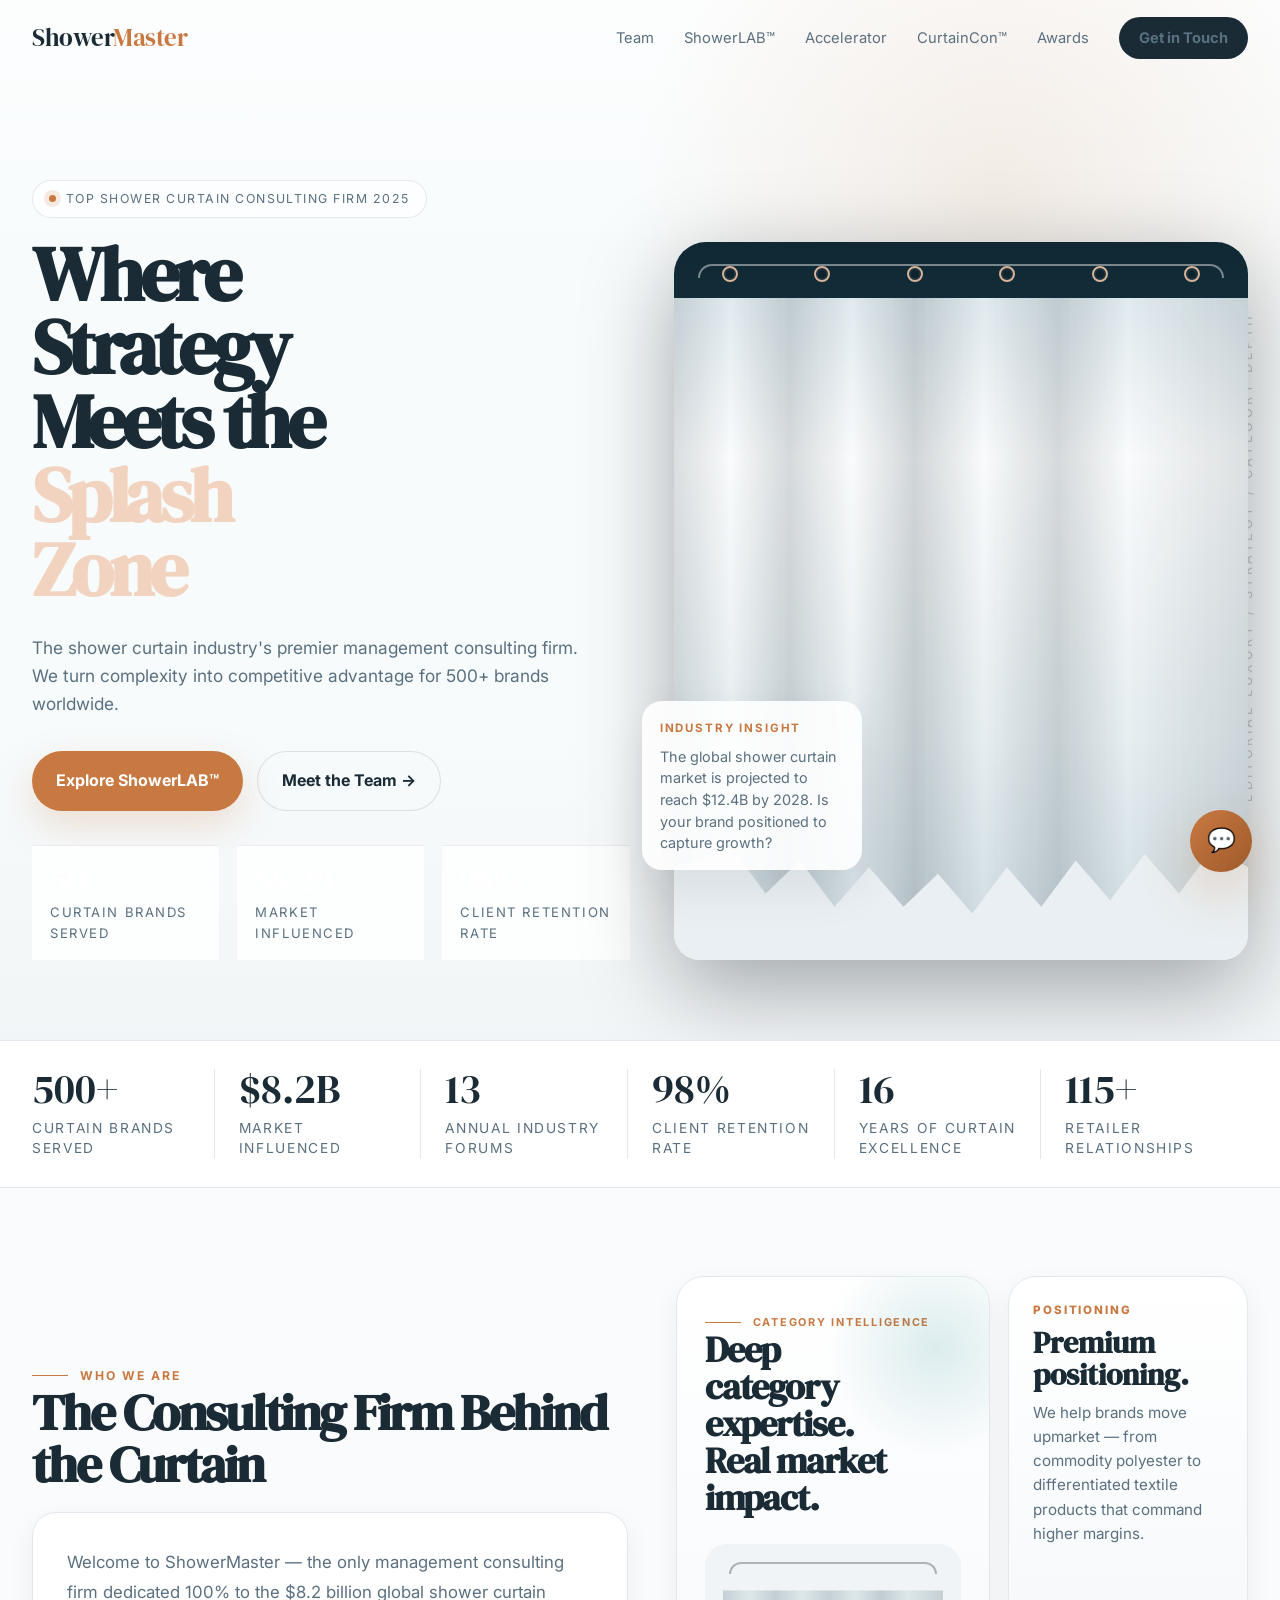
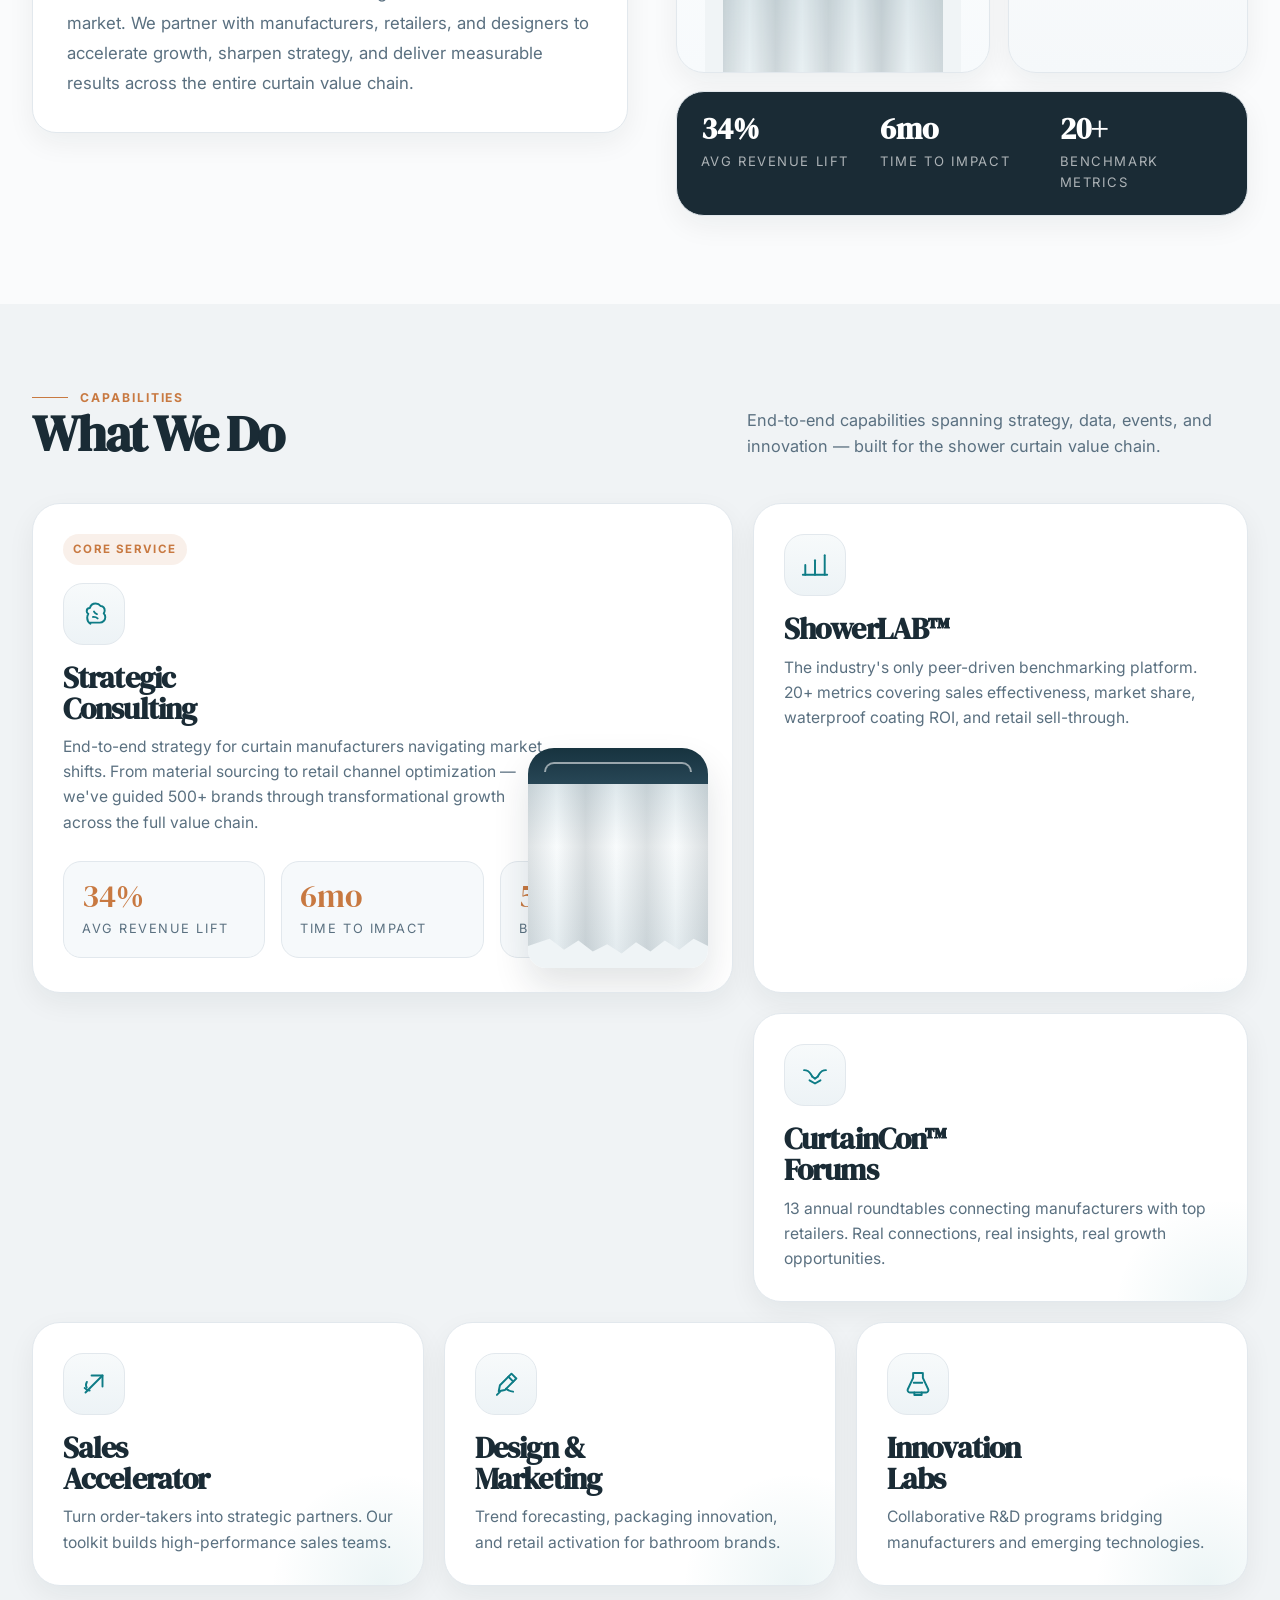
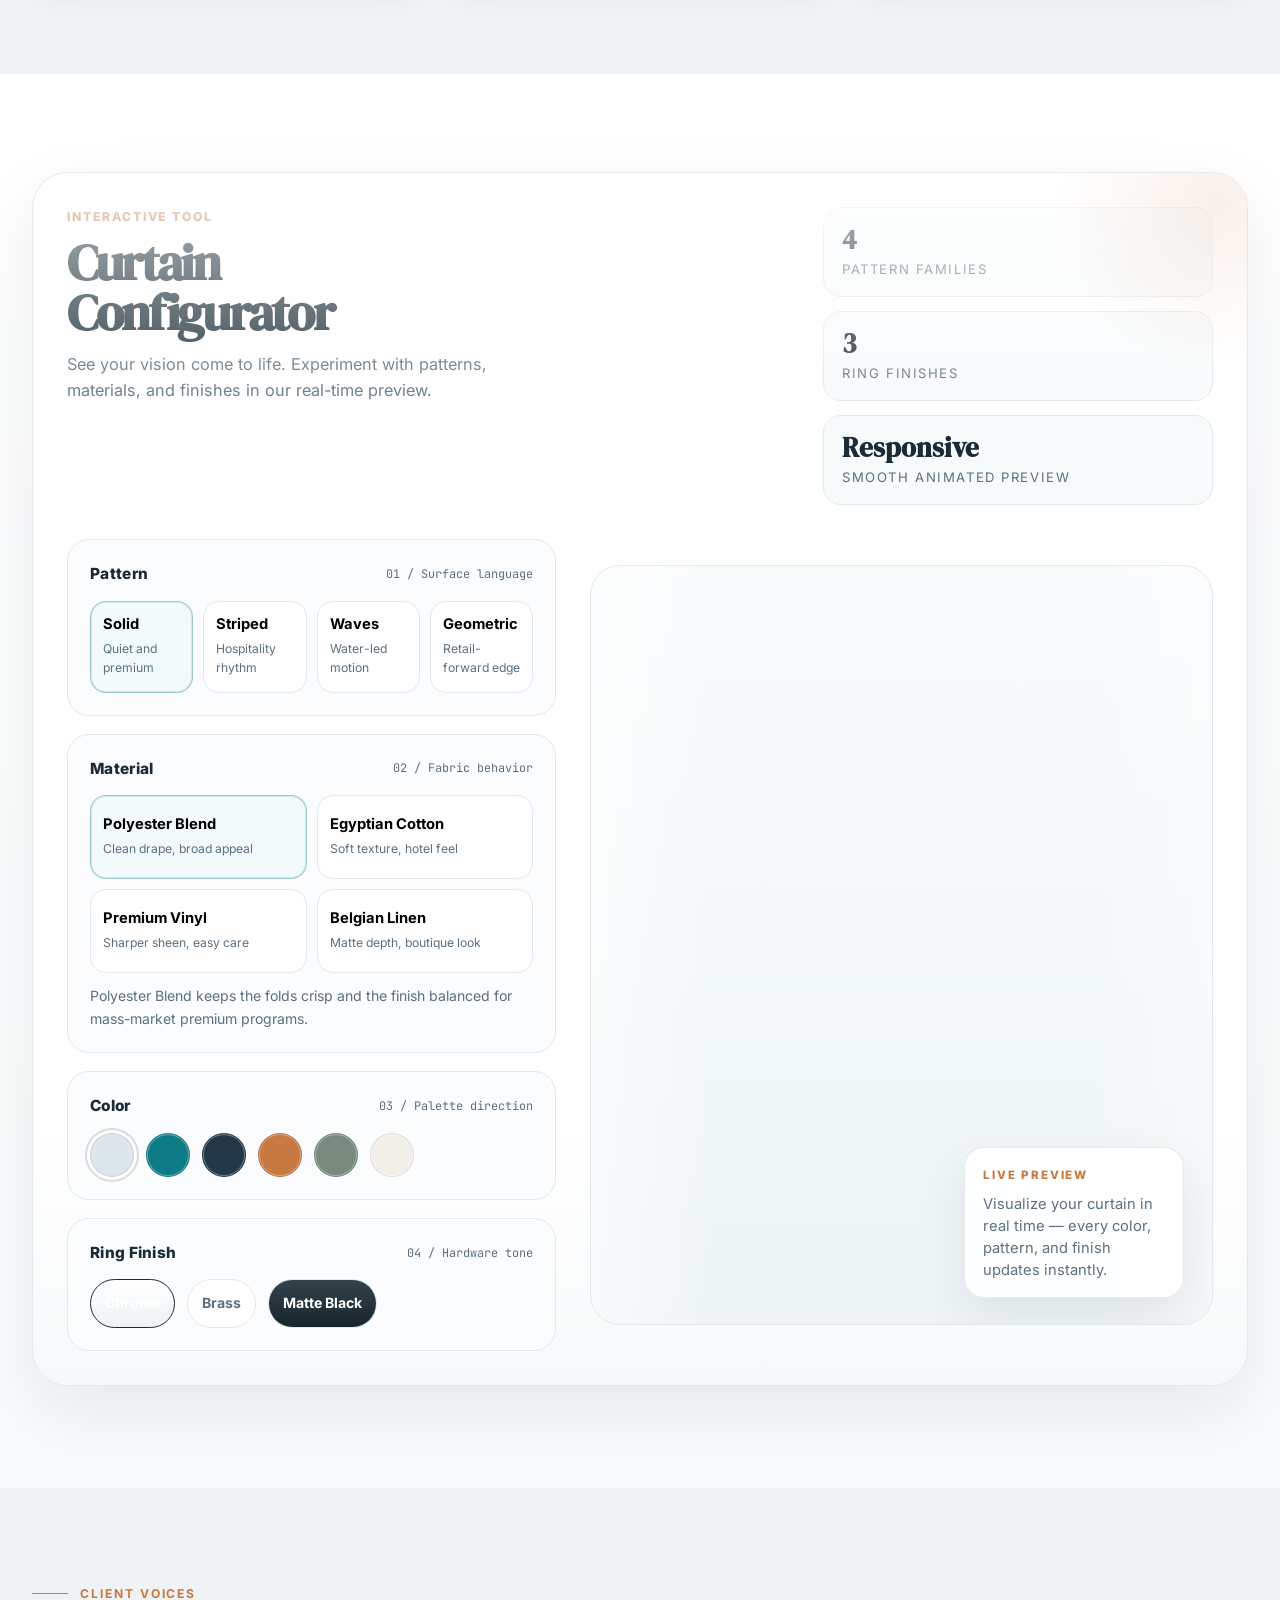
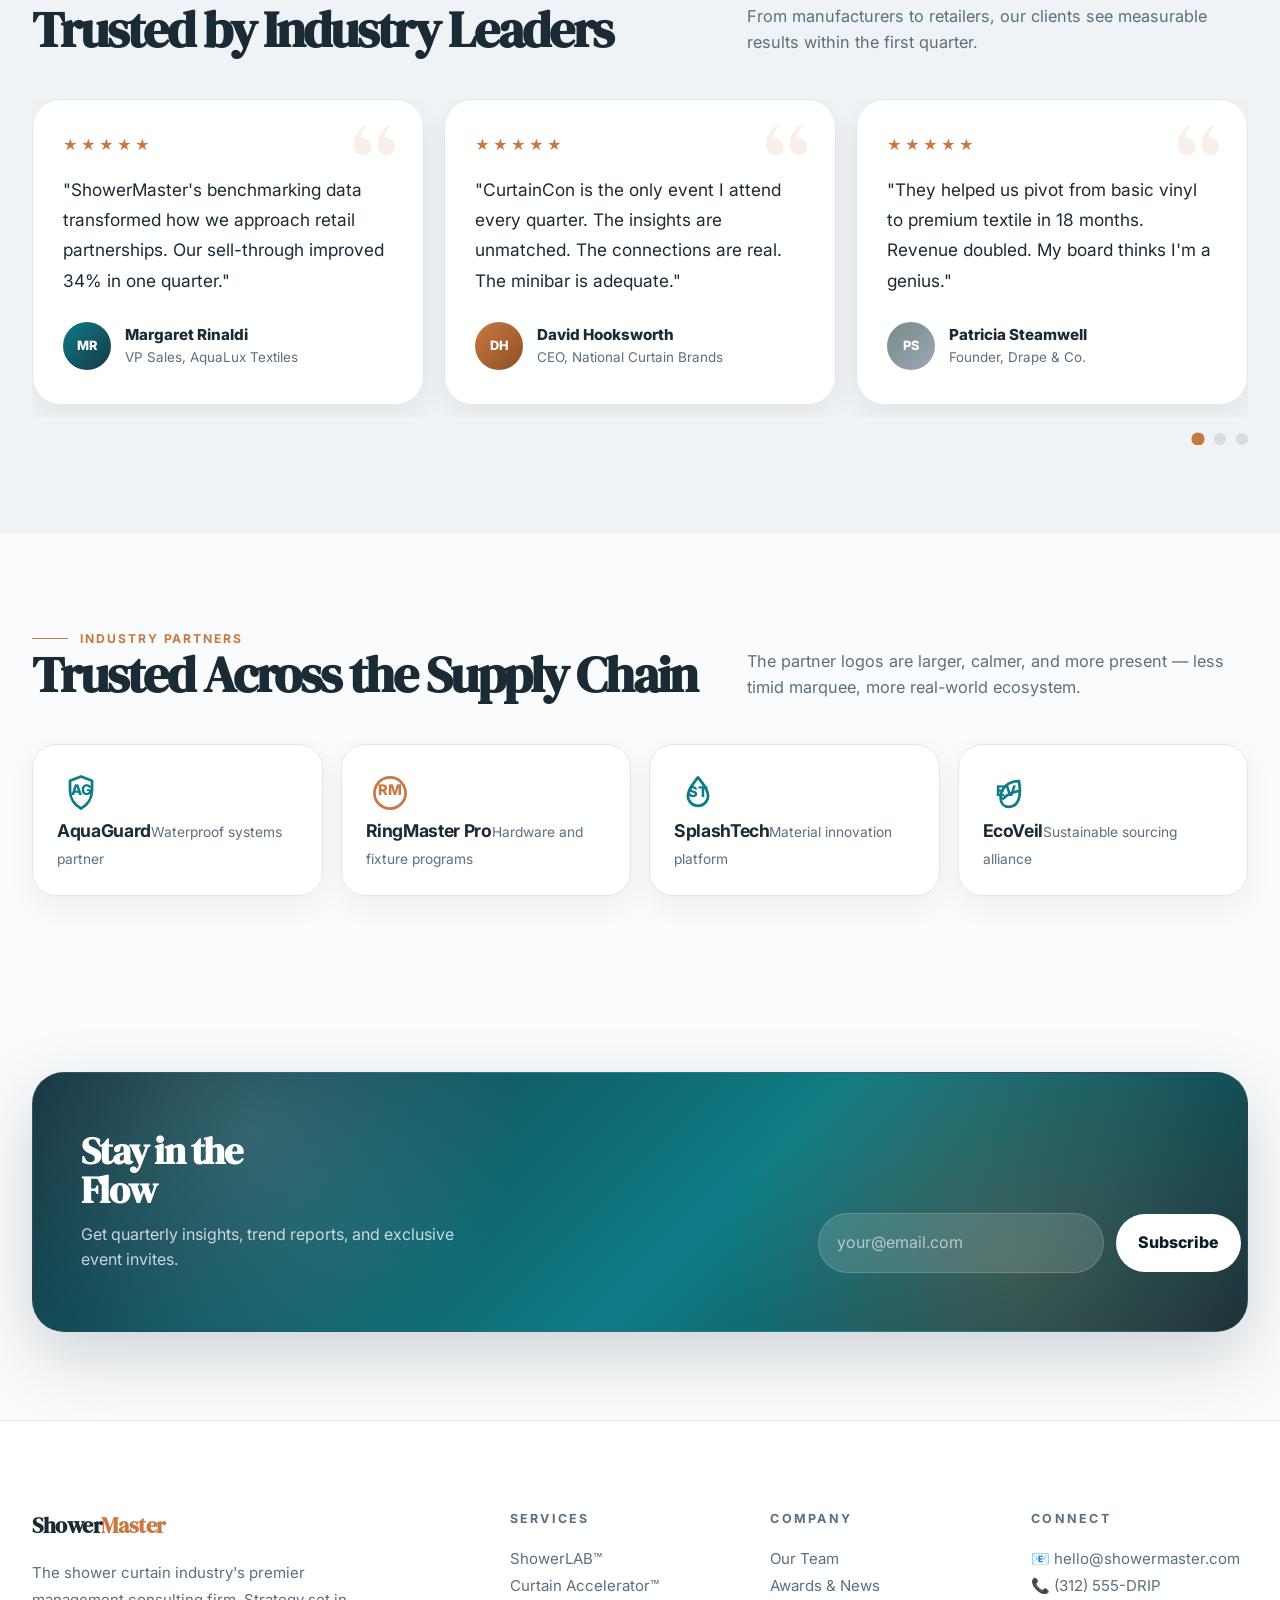
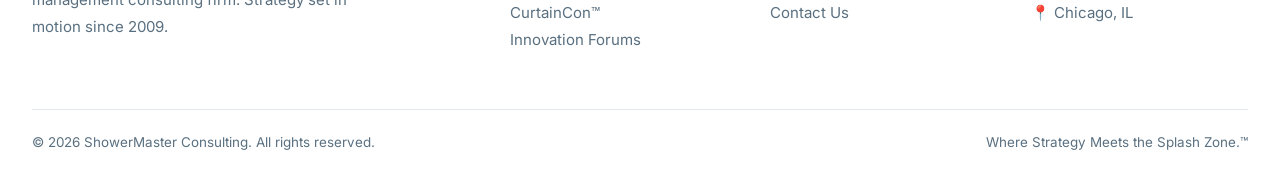
<file: index.html>
<!DOCTYPE html>
<html lang="en" data-theme="light">
<head>
<meta charset="UTF-8">
<meta name="viewport" content="width=device-width, initial-scale=1.0">
<title>ShowerMaster Consulting — Where Strategy Meets the Splash Zone</title>
<link rel="preconnect" href="https://fonts.googleapis.com">
<link rel="preconnect" href="https://fonts.gstatic.com" crossorigin>
<link href="https://fonts.googleapis.com/css2?family=DM+Serif+Display:ital@0;1&family=Inter:wght@400;500;600;700;800&family=JetBrains+Mono:wght@400;500&display=swap" rel="stylesheet">
<style>
*,*::before,*::after{box-sizing:border-box;margin:0;padding:0}
:root{
  --bg-primary:#FAFBFC;
  --bg-hero:#0B1D26;
  --bg-elevated:#FFFFFF;
  --bg-sunken:#F0F3F5;
  --text-primary:#1A2B35;
  --text-secondary:#5A7080;
  --primary:#0E7C86;
  --accent:#C87941;
  --accent-soft:#E9C1A1;
  --border:#E2E8ED;
  --shadow:0 18px 48px rgba(15,31,42,.08);
  --shadow-soft:0 10px 28px rgba(15,31,42,.06);
  --hero-shadow:0 28px 90px rgba(4,11,16,.35);
  --radius:24px;
  --radius-sm:16px;
  --font-display:'DM Serif Display', Georgia, serif;
  --font-body:'Inter', system-ui, sans-serif;
  --font-mono:'JetBrains Mono', monospace;
  --ease:cubic-bezier(.22,1,.36,1);
}
html{scroll-behavior:smooth;font-size:16px;overflow-x:hidden}
body{font-family:var(--font-body);background:var(--bg-primary);color:var(--text-primary);line-height:1.6;overflow-x:hidden;-webkit-font-smoothing:antialiased}
a{text-decoration:none;color:inherit}
button,input,select{font:inherit}
img,svg{display:block;max-width:100%}
#scroll-progress{position:fixed;top:0;left:0;height:3px;width:0;z-index:10001;background:linear-gradient(90deg,var(--primary),var(--accent))}
body::before{content:'';position:fixed;inset:0;pointer-events:none;opacity:.035;z-index:0;background-image:url("data:image/svg+xml,%3Csvg xmlns='http://www.w3.org/2000/svg' width='180' height='180' viewBox='0 0 180 180'%3E%3Cfilter id='n'%3E%3CfeTurbulence type='fractalNoise' baseFrequency='0.85' numOctaves='2' stitchTiles='stitch'/%3E%3C/filter%3E%3Crect width='180' height='180' filter='url(%23n)'/%3E%3C/svg%3E")}

.nav{position:fixed;top:0;left:0;right:0;z-index:1000;padding:0 32px;transition:all .35s var(--ease)}
.nav.scrolled{background:rgba(250,251,252,.82);backdrop-filter:blur(16px);border-bottom:1px solid rgba(226,232,237,.8)}
.nav.theme-dark.scrolled{background:rgba(11,29,38,.72);border-bottom:1px solid rgba(255,255,255,.08)}
.nav-inner{max-width:1280px;margin:0 auto;height:76px;display:flex;align-items:center;justify-content:space-between;gap:24px}
.nav-logo{font-family:var(--font-display);font-size:1.55rem;letter-spacing:-.02em}
.nav-logo em{font-style:normal;color:var(--accent)}
.nav-links{display:flex;align-items:center;gap:30px;list-style:none}
.nav-links a{font-size:.92rem;color:var(--text-secondary);position:relative;transition:color .25s ease}
.nav.theme-dark .nav-links a{color:rgba(255,255,255,.72)}
.nav-links a::after{content:'';position:absolute;left:0;bottom:-7px;width:0;height:2px;background:var(--accent);transition:width .28s var(--ease)}
.nav-links a:hover{color:var(--text-primary)}
.nav.theme-dark .nav-links a:hover{color:#fff}
.nav-links a:hover::after{width:100%}
.nav-cta{border:none;border-radius:999px;padding:12px 20px;background:var(--text-primary);color:#fff;font-weight:700;cursor:pointer;transition:transform .25s var(--ease),background .25s ease,box-shadow .25s ease}
.nav.theme-dark .nav-cta{background:#fff;color:var(--bg-hero)}
.nav-cta:hover{transform:translateY(-2px);box-shadow:var(--shadow-soft)}
.nav-hamburger{display:none;background:none;border:none;font-size:1.5rem;cursor:pointer;color:inherit}

.hero{position:relative;min-height:100vh;background:var(--bg-hero);color:#F5F7F8;padding:132px 32px 80px;overflow:hidden}
.hero::before{content:'';position:absolute;inset:0;background:
linear-gradient(120deg,rgba(255,255,255,.035),transparent 28%),
radial-gradient(circle at 84% 18%,rgba(200,121,65,.16),transparent 30%),
linear-gradient(180deg,rgba(255,255,255,.03),transparent 24%,transparent 74%,rgba(255,255,255,.02));pointer-events:none}
.hero::after{content:'';position:absolute;inset:0;background:linear-gradient(180deg,transparent 68%,rgba(11,29,38,.65) 100%);pointer-events:none}
.hero-inner{position:relative;z-index:2;max-width:1280px;margin:0 auto;display:grid;grid-template-columns:minmax(0,1.02fr) minmax(420px,.98fr);gap:44px;align-items:end}
.hero-copy{max-width:700px;padding-top:48px}
.hero-badge{display:inline-flex;align-items:center;gap:10px;padding:8px 16px;border-radius:999px;border:1px solid rgba(255,255,255,.16);background:rgba(255,255,255,.04);font-size:.77rem;letter-spacing:.12em;text-transform:uppercase;color:rgba(255,255,255,.78);margin-bottom:20px}
.hero-badge::before{content:'';width:7px;height:7px;border-radius:50%;background:var(--accent);box-shadow:0 0 0 5px rgba(200,121,65,.15)}
.hero h1{font-family:var(--font-display);font-size:clamp(4rem,6vw,6.6rem);line-height:.96;letter-spacing:-.055em;max-width:8.8ch}
.hero h1 .accent{color:#F2D3BF}
.hero-sub{margin:28px 0 34px;max-width:560px;font-size:1.08rem;color:rgba(245,247,248,.76)}
.hero-btns{display:flex;gap:14px;flex-wrap:wrap}
.btn-primary,.btn-secondary{display:inline-flex;align-items:center;justify-content:center;border-radius:999px;padding:16px 24px;font-weight:700;transition:transform .26s var(--ease),box-shadow .26s ease,background .26s ease,border-color .26s ease}
.btn-primary{background:var(--accent);color:#fff;box-shadow:0 14px 38px rgba(200,121,65,.22)}
.btn-primary:hover{transform:translateY(-2px);box-shadow:0 18px 46px rgba(200,121,65,.32)}
.btn-secondary{border:1px solid rgba(255,255,255,.16);color:#fff;background:rgba(255,255,255,.02)}
.btn-secondary:hover{transform:translateY(-2px);background:rgba(255,255,255,.06)}
.hero-micro{margin-top:34px;display:grid;grid-template-columns:repeat(3,minmax(0,1fr));gap:18px;max-width:720px}
.hero-micro-card{padding:18px 18px 16px;border-top:1px solid rgba(255,255,255,.18);background:linear-gradient(180deg,rgba(255,255,255,.04),rgba(255,255,255,.01));backdrop-filter:blur(8px)}
.hero-micro-card .num{font-family:var(--font-display);font-size:2rem;color:#fff;line-height:1}
.hero-micro-card .lbl{margin-top:6px;font-size:.82rem;color:rgba(255,255,255,.62);text-transform:uppercase;letter-spacing:.12em}
.hero-art{position:relative;min-height:700px;display:flex;align-items:flex-end;justify-content:flex-end}
.hero-frame{position:relative;width:min(620px,100%);aspect-ratio:4/5;border-radius:32px 32px 26px 26px;overflow:hidden;background:linear-gradient(180deg,#102833 0%,#133240 20%,#e9eff2 20%,#e9eff2 100%);box-shadow:var(--hero-shadow)}
.hero-frame::before{content:'';position:absolute;left:24px;right:24px;top:22px;height:14px;border:2px solid rgba(255,255,255,.55);border-bottom:none;border-radius:999px 999px 0 0;opacity:.8}
.hero-rings{position:absolute;top:24px;left:48px;right:48px;display:flex;justify-content:space-between;z-index:3}
.hero-rings span{width:16px;height:16px;border-radius:50%;border:2px solid #d5b299;background:rgba(11,29,38,.5);box-shadow:inset 0 0 0 2px rgba(255,255,255,.07)}
.hero-curtain{position:absolute;inset:56px 0 0;background:
linear-gradient(90deg,rgba(26,43,53,.14) 0%,rgba(255,255,255,.03) 10%,rgba(26,43,53,.16) 20%,rgba(255,255,255,.04) 31%,rgba(26,43,53,.18) 42%,rgba(255,255,255,.02) 54%,rgba(26,43,53,.16) 67%,rgba(255,255,255,.03) 79%,rgba(26,43,53,.13) 100%),
linear-gradient(180deg,#dfe9ee 0%,#f9fbfc 24%,#e8eff2 60%,#d9e5eb 100%);
clip-path:polygon(0 0,100% 0,100% 86%,94% 83%,88% 90%,82% 84%,76% 91%,70% 85%,64% 92%,58% 86%,52% 93%,46% 87%,40% 92%,34% 86%,28% 92%,22% 85%,16% 90%,10% 83%,0 86%);
transform-origin:top center;animation:curtainSway 9s ease-in-out infinite}
.hero-curtain::before{content:'';position:absolute;inset:0;background:repeating-linear-gradient(90deg,rgba(255,255,255,.04) 0 3px,transparent 3px 36px)}
.hero-curtain::after{content:'';position:absolute;inset:auto 0 0 0;height:34%;background:linear-gradient(180deg,transparent,rgba(11,29,38,.1));opacity:.5}
.hero-note{position:absolute;left:-32px;bottom:90px;max-width:220px;padding:18px 18px 16px;border-radius:20px;background:rgba(255,255,255,.9);color:var(--text-primary);box-shadow:var(--shadow);z-index:4}
.hero-note .eyebrow{font-size:.72rem;letter-spacing:.16em;text-transform:uppercase;color:var(--accent);font-weight:700}
.hero-note p{font-size:.9rem;margin-top:8px;color:var(--text-secondary);line-height:1.5}
.hero-rail{position:absolute;right:-10px;top:70px;writing-mode:vertical-rl;transform:rotate(180deg);font-size:.8rem;letter-spacing:.28em;color:rgba(255,255,255,.42);text-transform:uppercase}

main{position:relative;z-index:1;background:var(--bg-primary)}
section{padding:88px 32px;position:relative}
.section-inner{max-width:1280px;margin:0 auto}
.section-head{display:grid;grid-template-columns:minmax(0,.7fr) minmax(320px,.52fr);gap:40px;align-items:end;margin-bottom:44px}
.section-label{display:inline-flex;align-items:center;gap:12px;font-size:.76rem;letter-spacing:.16em;text-transform:uppercase;color:var(--accent);font-weight:700}
.section-label::before{content:'';width:36px;height:1px;background:currentColor}
.section-title{font-family:var(--font-display);font-size:clamp(2.4rem,4vw,4rem);line-height:1.02;letter-spacing:-.04em}
.section-sub{color:var(--text-secondary);font-size:1.02rem;max-width:540px}
.bg-sunken{background:var(--bg-sunken)}

.stats-band{padding:28px 32px;border-top:1px solid var(--border);border-bottom:1px solid var(--border);background:var(--bg-elevated);overflow:hidden}
.stats-track{max-width:1280px;margin:0 auto;display:grid;grid-template-columns:repeat(6,minmax(0,1fr));gap:24px}
.stat-item{padding-right:18px;border-right:1px solid var(--border)}
.stat-item:last-child{border-right:none}
.stat-item .num{font-family:var(--font-display);font-size:2.55rem;line-height:1;color:var(--text-primary)}
.stat-item .lbl{margin-top:8px;font-size:.86rem;line-height:1.5;color:var(--text-secondary);text-transform:uppercase;letter-spacing:.12em}

.about-layout{display:grid;grid-template-columns:minmax(0,1.02fr) minmax(340px,.98fr);gap:48px;align-items:center}
.about-card{background:var(--bg-elevated);border:1px solid var(--border);border-radius:var(--radius);padding:34px;box-shadow:var(--shadow-soft)}
.about-card p{color:var(--text-secondary);font-size:1.05rem;line-height:1.8}
.about-visual{position:relative;min-height:540px}
.about-stack{position:absolute;inset:0;display:grid;grid-template-columns:1.05fr .8fr;grid-template-rows:1fr auto;gap:18px}
.about-panel{background:var(--bg-elevated);border:1px solid var(--border);border-radius:28px;box-shadow:var(--shadow-soft);overflow:hidden;position:relative}
.about-panel.main{padding:28px;background:linear-gradient(180deg,#fff,#f7fafc)}
.about-panel.main::before{content:'';position:absolute;right:-18%;top:-10%;width:220px;height:220px;border-radius:50%;background:radial-gradient(circle,rgba(14,124,134,.14),transparent 70%)}
.about-panel.main .curtain-mini{margin-top:28px;height:330px;border-radius:22px;background:#f0f4f6;position:relative;overflow:hidden}
.about-panel.main .curtain-mini::before{content:'';position:absolute;left:24px;right:24px;top:18px;height:12px;border:2px solid rgba(26,43,53,.32);border-bottom:none;border-radius:999px 999px 0 0}
.about-panel.main .curtain-mini::after{content:'';position:absolute;inset:46px 18px 0;background:
linear-gradient(90deg,rgba(26,43,53,.12) 0%,rgba(255,255,255,.04) 12%,rgba(26,43,53,.13) 24%,rgba(255,255,255,.04) 36%,rgba(26,43,53,.12) 48%,rgba(255,255,255,.05) 60%,rgba(26,43,53,.14) 72%,rgba(255,255,255,.04) 84%,rgba(26,43,53,.12) 100%),
linear-gradient(180deg,#dbe6ea,#eef4f6 44%,#d8e3e8 100%);
clip-path:polygon(0 0,100% 0,100% 89%,92% 85%,84% 92%,76% 86%,68% 93%,60% 87%,52% 94%,44% 88%,36% 93%,28% 86%,20% 92%,12% 85%,0 89%)}
.about-panel.side{padding:24px;display:flex;flex-direction:column;justify-content:space-between;background:linear-gradient(180deg,#fff,#f5f8fa)}
.about-panel.side .kicker{font-size:.72rem;letter-spacing:.16em;text-transform:uppercase;color:var(--accent);font-weight:800}
.about-panel.side h3{font-family:var(--font-display);font-size:1.9rem;line-height:1.04;margin-top:8px}
.about-panel.side p{color:var(--text-secondary);font-size:.95rem;margin-top:10px}
.about-panel.bar{grid-column:1/-1;padding:22px 24px;display:grid;grid-template-columns:repeat(3,minmax(0,1fr));gap:16px;background:var(--text-primary);color:#fff}
.about-panel.bar strong{display:block;font-family:var(--font-display);font-size:1.9rem;line-height:1;color:#fff}
.about-panel.bar span{display:block;margin-top:6px;font-size:.82rem;letter-spacing:.12em;text-transform:uppercase;color:rgba(255,255,255,.64)}

.bento-grid{display:grid;grid-template-columns:repeat(12,minmax(0,1fr));gap:20px;align-items:stretch}
.bento-card{position:relative;background:var(--bg-elevated);border:1px solid var(--border);border-radius:28px;padding:30px;box-shadow:var(--shadow-soft);overflow:hidden;transition:transform .3s var(--ease),box-shadow .3s ease,border-color .3s ease}
.bento-card:hover{transform:translateY(-6px);box-shadow:var(--shadow);border-color:#ced8de}
.bento-card::before{content:'';position:absolute;inset:auto -18% -42% auto;width:220px;height:220px;border-radius:50%;background:radial-gradient(circle,rgba(14,124,134,.08),transparent 72%)}
.bento-card .card-tag{display:inline-flex;padding:6px 10px;border-radius:999px;background:rgba(200,121,65,.11);color:var(--accent);font-size:.72rem;letter-spacing:.12em;text-transform:uppercase;font-weight:700;margin-bottom:18px}
.card-icon{width:62px;height:62px;border-radius:20px;background:linear-gradient(180deg,#f7fafb,#edf3f6);display:flex;align-items:center;justify-content:center;border:1px solid var(--border);margin-bottom:18px}
.card-icon svg{width:34px;height:34px;stroke:var(--primary);fill:none;stroke-width:1.6;stroke-linecap:round;stroke-linejoin:round}
.bento-card h3{font-family:var(--font-display);font-size:1.85rem;line-height:1.04;letter-spacing:-.03em;margin-bottom:10px;max-width:12ch}
.bento-card p{color:var(--text-secondary);font-size:.98rem;max-width:48ch}
.bento-1{grid-column:1/span 7;min-height:420px;padding-bottom:34px}
.bento-1 .service-rail{margin-top:26px;display:grid;grid-template-columns:repeat(3,minmax(0,1fr));gap:16px}
.bento-1 .mini-stat{background:#f6f9fb;border:1px solid var(--border);border-radius:18px;padding:18px}
.bento-1 .mini-stat .val{font-family:var(--font-display);font-size:2rem;color:var(--accent);line-height:1}
.bento-1 .mini-stat .lbl{margin-top:7px;font-size:.8rem;letter-spacing:.12em;text-transform:uppercase;color:var(--text-secondary)}
.bento-1 .gesture{position:absolute;right:24px;bottom:24px;width:180px;height:220px;border-radius:26px 26px 18px 18px;background:linear-gradient(180deg,#17333f 0%,#294858 18%,#eff4f6 18%,#eff4f6 100%);overflow:hidden;box-shadow:0 18px 36px rgba(15,31,42,.12)}
.bento-1 .gesture::before{content:'';position:absolute;left:16px;right:16px;top:14px;height:10px;border:2px solid rgba(255,255,255,.55);border-bottom:none;border-radius:999px 999px 0 0}
.bento-1 .gesture::after{content:'';position:absolute;inset:36px 0 0;background:linear-gradient(90deg,rgba(26,43,53,.12) 0%,rgba(255,255,255,.04) 16%,rgba(26,43,53,.14) 32%,rgba(255,255,255,.03) 49%,rgba(26,43,53,.12) 66%,rgba(255,255,255,.05) 82%,rgba(26,43,53,.14) 100%),linear-gradient(180deg,#dde7eb,#f8fbfc 34%,#dfe8ec 100%);clip-path:polygon(0 0,100% 0,100% 88%,92% 84%,84% 90%,76% 85%,68% 91%,60% 86%,52% 92%,44% 87%,36% 91%,28% 85%,20% 90%,12% 84%,0 88%)}
.bento-2{grid-column:8/span 5;min-height:200px;transform:translateY(24px)}
.bento-3{grid-column:8/span 5;min-height:200px}
.bento-4{grid-column:1/span 4;min-height:220px}
.bento-5{grid-column:5/span 4;min-height:220px;transform:translateY(-18px)}
.bento-6{grid-column:9/span 4;min-height:220px}

.config-section{background:linear-gradient(180deg,#fff 0%,#f8fbfc 100%);padding-top:98px;padding-bottom:102px}
.config-shell{position:relative;background:var(--bg-elevated);border:1px solid var(--border);border-radius:36px;padding:34px;box-shadow:0 26px 70px rgba(15,31,42,.08);overflow:hidden}
.config-shell::before{content:'';position:absolute;inset:0;background:linear-gradient(180deg,rgba(255,255,255,.7),transparent 22%,transparent 78%,rgba(240,243,245,.55));pointer-events:none}
.config-shell::after{content:'';position:absolute;right:-140px;top:-140px;width:340px;height:340px;border-radius:50%;background:radial-gradient(circle,rgba(200,121,65,.11),transparent 68%);pointer-events:none}
.config-top{display:grid;grid-template-columns:minmax(0,.65fr) minmax(280px,.35fr);gap:32px;align-items:start;margin-bottom:34px}
.config-kicker{font-size:.76rem;letter-spacing:.16em;text-transform:uppercase;color:var(--accent);font-weight:800;margin-bottom:12px}
.config-title{font-family:var(--font-display);font-size:clamp(2.5rem,4vw,4.4rem);line-height:.97;letter-spacing:-.045em;max-width:11ch}
.config-copy{color:var(--text-secondary);font-size:1.02rem;max-width:46ch;margin-top:14px}
.config-meta{display:grid;gap:14px}
.config-stat{padding:18px 18px 16px;background:#f7fafb;border:1px solid var(--border);border-radius:18px}
.config-stat strong{display:block;font-family:var(--font-display);font-size:1.7rem;line-height:1;color:var(--text-primary)}
.config-stat span{display:block;margin-top:6px;font-size:.82rem;letter-spacing:.12em;text-transform:uppercase;color:var(--text-secondary)}
.config-layout{display:grid;grid-template-columns:minmax(320px,.44fr) minmax(0,.56fr);gap:34px;align-items:center}
.config-controls{display:grid;gap:18px}
.control-card{background:#fbfcfd;border:1px solid var(--border);border-radius:22px;padding:22px;transition:transform .28s var(--ease),box-shadow .28s ease,border-color .28s ease}
.control-card:hover{transform:translateY(-2px);box-shadow:var(--shadow-soft)}
.control-card header{display:flex;align-items:center;justify-content:space-between;gap:12px;margin-bottom:14px}
.control-card h4{font-size:.96rem;font-weight:800;letter-spacing:.02em}
.control-card small{font-family:var(--font-mono);font-size:.74rem;color:var(--text-secondary)}
.segmented{display:grid;grid-template-columns:repeat(2,minmax(0,1fr));gap:10px}
.segmented.patterns{grid-template-columns:repeat(4,minmax(0,1fr))}
.seg-btn{border:1px solid var(--border);background:#fff;border-radius:16px;padding:14px 12px;text-align:left;cursor:pointer;transition:all .22s var(--ease);min-height:84px}
.seg-btn strong{display:block;font-size:.92rem;line-height:1.15}
.seg-btn span{display:block;margin-top:6px;font-size:.76rem;color:var(--text-secondary)}
.seg-btn.active{border-color:rgba(14,124,134,.38);background:#f3fafb;box-shadow:inset 0 0 0 1px rgba(14,124,134,.14)}
.seg-btn:hover{transform:translateY(-1px);border-color:#d4dde2}
.color-swatches,.finish-swatches{display:flex;flex-wrap:wrap;gap:12px}
.color-swatch,.finish-chip{border:none;background:none;cursor:pointer}
.color-swatch{width:44px;height:44px;border-radius:50%;position:relative;border:1px solid rgba(26,43,53,.1);box-shadow:inset 0 0 0 1px rgba(255,255,255,.35);background:var(--swatch);transition:transform .2s var(--ease),box-shadow .2s ease}
.color-swatch:hover{transform:translateY(-2px)}
.color-swatch.active{box-shadow:0 0 0 3px #fff,0 0 0 5px rgba(26,43,53,.16)}
.color-swatch.light{border-color:rgba(26,43,53,.18)}
.finish-chip{padding:12px 14px;border-radius:999px;border:1px solid var(--border);background:#fff;font-weight:700;font-size:.88rem;color:var(--text-secondary);transition:all .2s var(--ease)}
.finish-chip.active{background:var(--text-primary);color:#fff;border-color:var(--text-primary)}
.finish-chip[data-finish="brass"].active{background:var(--accent);border-color:var(--accent)}
.finish-chip[data-finish="chrome"]{background:linear-gradient(180deg,#fff,#edf2f5)}
.finish-chip[data-finish="black"]{background:linear-gradient(180deg,#34424b,#18252d);color:#fff}
.finish-chip[data-finish="black"].active{border-color:#18252d}
.material-note{margin-top:12px;font-size:.88rem;color:var(--text-secondary)}
.config-stage{position:relative;min-height:760px;padding:24px;border-radius:30px;background:linear-gradient(180deg,#f8fbfc 0%,#eef4f6 100%);border:1px solid var(--border);overflow:hidden}
.config-stage::before{content:'';position:absolute;inset:0;background:linear-gradient(90deg,rgba(255,255,255,.56),transparent 20%,transparent 80%,rgba(255,255,255,.38));pointer-events:none}
.config-stage::after{content:'';position:absolute;inset:auto 10% 3% 10%;height:20px;border-radius:50%;background:radial-gradient(circle,rgba(15,31,42,.14),transparent 70%);filter:blur(10px)}
.stage-caption{position:absolute;left:30px;top:28px;display:flex;align-items:center;gap:12px;z-index:4}
.stage-caption .dot{width:10px;height:10px;border-radius:50%;background:var(--accent);box-shadow:0 0 0 6px rgba(200,121,65,.12)}
.stage-caption div{font-size:.78rem;letter-spacing:.16em;text-transform:uppercase;color:var(--text-secondary);font-weight:800}
.curtain-preview{position:absolute;inset:78px 46px 60px;border-radius:30px 30px 24px 24px;background:linear-gradient(180deg,#17343f 0%,#25495a 17%,#e6edf1 17%,#e6edf1 100%);overflow:hidden;box-shadow:0 34px 70px rgba(15,31,42,.12);transform:perspective(1200px) rotateY(-8deg) rotateX(1deg);transition:transform .55s var(--ease),box-shadow .55s ease}
.config-stage:hover .curtain-preview{transform:perspective(1200px) rotateY(-3deg) rotateX(.4deg)}
.curtain-preview.surge{animation:surge .65s var(--ease)}
.curtain-rod{position:absolute;left:44px;right:44px;top:26px;height:18px;border-radius:999px;background:linear-gradient(180deg,#f6f8f9,#aebbc5 55%,#edf3f6 100%);box-shadow:inset 0 1px 1px rgba(255,255,255,.7)}
.curtain-rings-row{position:absolute;left:58px;right:58px;top:34px;display:flex;justify-content:space-between;z-index:4}
.c-ring{width:18px;height:18px;border-radius:50%;border:2px solid #d8c09d;background:rgba(11,29,38,.32);transition:border-color .35s ease,background .35s ease,box-shadow .35s ease}
.c-ring.chrome{border-color:#cbd4da;background:#f8fbfc}
.c-ring.brass{border-color:#C87941;background:#f2dfd0;box-shadow:0 0 0 2px rgba(200,121,65,.08)}
.c-ring.black{border-color:#17252e;background:#3e4d55}
.fabric-wrap{position:absolute;inset:68px 0 0;overflow:hidden}
.curtain-fabric{position:absolute;inset:0;transform-origin:top center;transition:background .45s ease,filter .45s ease,transform .55s var(--ease)}
.curtain-folds{position:absolute;inset:0;background:
linear-gradient(90deg,rgba(26,43,53,.16) 0%,rgba(255,255,255,.04) 8%,rgba(26,43,53,.18) 15%,rgba(255,255,255,.05) 22%,rgba(26,43,53,.17) 30%,rgba(255,255,255,.05) 38%,rgba(26,43,53,.18) 47%,rgba(255,255,255,.05) 56%,rgba(26,43,53,.17) 65%,rgba(255,255,255,.05) 74%,rgba(26,43,53,.16) 83%,rgba(255,255,255,.04) 92%,rgba(26,43,53,.14) 100%);
mix-blend-mode:multiply;opacity:.32;pointer-events:none}
.fabric-sheen{position:absolute;inset:0;background:linear-gradient(110deg,transparent 20%,rgba(255,255,255,.28) 34%,transparent 44%,transparent 58%,rgba(255,255,255,.18) 66%,transparent 74%);mix-blend-mode:screen;opacity:.46;pointer-events:none;transform:translateX(-8%);transition:transform .8s var(--ease),opacity .4s ease}
.curtain-hem{position:absolute;left:0;right:0;bottom:0;height:22%;background:linear-gradient(180deg,transparent,rgba(11,29,38,.1));pointer-events:none}
.config-stage:hover .fabric-sheen{transform:translateX(3%)}
.fabric-shape{position:absolute;inset:0;clip-path:polygon(0 0,100% 0,100% 88%,94% 84%,88% 91%,82% 85%,76% 92%,70% 86%,64% 93%,58% 87%,52% 94%,46% 88%,40% 93%,34% 87%,28% 92%,22% 86%,16% 91%,10% 84%,0 88%)}
.stage-callout{position:absolute;right:28px;bottom:26px;z-index:4;max-width:220px;padding:18px 18px 16px;border-radius:20px;background:rgba(255,255,255,.94);border:1px solid rgba(226,232,237,.9);box-shadow:var(--shadow)}
.stage-callout .eyebrow{font-size:.72rem;letter-spacing:.16em;text-transform:uppercase;color:var(--accent);font-weight:800}
.stage-callout p{margin-top:8px;font-size:.92rem;line-height:1.5;color:var(--text-secondary)}
.stage-index{position:absolute;left:30px;bottom:22px;font-family:var(--font-display);font-size:5rem;line-height:.8;color:rgba(26,43,53,.08);pointer-events:none}
.fabric-solid{background:linear-gradient(180deg,var(--fabric-light),var(--fabric-base) 46%,var(--fabric-dark) 100%)}
.fabric-striped{background:
repeating-linear-gradient(90deg,rgba(255,255,255,.12) 0 22px,rgba(255,255,255,0) 22px 58px),
linear-gradient(180deg,var(--fabric-light),var(--fabric-base) 44%,var(--fabric-dark) 100%)}
.fabric-waves{background:
radial-gradient(circle at 18% 10%,rgba(255,255,255,.24) 0 7%,transparent 8%),
radial-gradient(circle at 42% 18%,rgba(255,255,255,.14) 0 6%,transparent 7%),
radial-gradient(circle at 76% 26%,rgba(255,255,255,.22) 0 8%,transparent 9%),
radial-gradient(circle at 30% 60%,rgba(255,255,255,.14) 0 8%,transparent 9%),
repeating-radial-gradient(circle at 50% 50%,rgba(255,255,255,.08) 0 10px,transparent 10px 44px),
linear-gradient(180deg,var(--fabric-light),var(--fabric-base) 50%,var(--fabric-dark) 100%)}
.fabric-geometric{background:
repeating-conic-gradient(from 45deg,rgba(255,255,255,.11) 0 12.5%,transparent 12.5% 25%),
linear-gradient(180deg,var(--fabric-light),var(--fabric-base) 46%,var(--fabric-dark) 100%);background-size:56px 56px,auto}

.testimonials-wrap{position:relative;overflow:hidden}
.testimonial-track{display:grid;grid-auto-flow:column;grid-auto-columns:minmax(330px,1fr);gap:20px;overflow-x:auto;scroll-snap-type:x mandatory;padding-bottom:12px;scrollbar-width:none}
.testimonial-track::-webkit-scrollbar{display:none}
.testimonial-card{scroll-snap-align:start;background:var(--bg-elevated);border:1px solid var(--border);border-radius:28px;padding:34px 30px;box-shadow:var(--shadow-soft);min-height:300px;display:flex;flex-direction:column;justify-content:space-between;position:relative}
.testimonial-card::before{content:'“';position:absolute;top:12px;right:24px;font-family:var(--font-display);font-size:7rem;line-height:1;color:rgba(200,121,65,.12)}
.testimonial-card .stars{font-size:.88rem;letter-spacing:.22em;color:var(--accent);margin-bottom:18px}
.testimonial-card blockquote{font-size:1.08rem;line-height:1.75;color:var(--text-primary);max-width:30ch;position:relative;z-index:1}
.author{display:flex;align-items:center;gap:14px;margin-top:26px}
.avatar{width:48px;height:48px;border-radius:50%;display:grid;place-items:center;font-size:.8rem;font-weight:800;color:#fff}
.avatar.mr{background:linear-gradient(135deg,#0E7C86,#173746)}
.avatar.dh{background:linear-gradient(135deg,#C87941,#8f4f24)}
.avatar.ps{background:linear-gradient(135deg,#738c86,#9fa6b8)}
.author-info .name{font-weight:800;font-size:.95rem}
.author-info .role{font-size:.84rem;color:var(--text-secondary)}
.testimonial-nav{display:flex;gap:10px;justify-content:flex-end;margin-top:16px}
.t-dot{width:12px;height:12px;border-radius:50%;border:none;background:#d5dde2;cursor:pointer;transition:all .2s ease}
.t-dot.active{background:var(--accent);transform:scale(1.1)}

.partners-rail{display:grid;grid-template-columns:repeat(4,minmax(0,1fr));gap:18px}
.partner-card{background:var(--bg-elevated);border:1px solid var(--border);border-radius:24px;padding:24px;min-height:152px;display:flex;flex-direction:column;justify-content:space-between;box-shadow:var(--shadow-soft);transition:transform .28s var(--ease),box-shadow .28s ease,border-color .28s ease}
.partner-card:hover{transform:translateY(-5px);box-shadow:var(--shadow);border-color:#d1dade}
.partner-card .m-icon{width:48px;height:48px;display:grid;place-items:center;color:var(--primary)}
.partner-card .m-icon svg{width:44px;height:44px;stroke:currentColor;fill:none;stroke-width:1.5;stroke-linecap:round;stroke-linejoin:round;overflow:visible}
.partner-card .m-icon text{fill:currentColor;stroke:none;font-size:8px;font-weight:800;font-family:var(--font-body)}
.partner-card strong{font-size:1.1rem;letter-spacing:-.02em}
.partner-card span{font-size:.86rem;color:var(--text-secondary)}

.newsletter{position:relative;border-radius:32px;overflow:hidden;background:linear-gradient(135deg,#15333f 0%,#0E7C86 56%,#1a3037 100%);color:#fff;padding:58px 48px;border:1px solid rgba(255,255,255,.08);box-shadow:0 24px 70px rgba(10,32,42,.18)}
.newsletter::before{content:'';position:absolute;inset:0;background:radial-gradient(circle at 18% 22%,rgba(255,255,255,.14),transparent 26%),radial-gradient(circle at 80% 70%,rgba(200,121,65,.22),transparent 28%)}
.newsletter-grid{position:relative;z-index:1;display:grid;grid-template-columns:minmax(0,.65fr) minmax(320px,.35fr);gap:30px;align-items:end}
.newsletter h2{font-family:var(--font-display);font-size:clamp(2rem,3vw,3.2rem);line-height:1.02;letter-spacing:-.04em;max-width:10ch}
.newsletter p{margin-top:12px;max-width:40ch;color:rgba(255,255,255,.76)}
.newsletter-form{display:flex;gap:12px;align-items:center}
.newsletter-form input{flex:1;border:none;border-radius:999px;padding:16px 18px;background:rgba(255,255,255,.14);color:#fff;border:1px solid rgba(255,255,255,.16)}
.newsletter-form input::placeholder{color:rgba(255,255,255,.6)}
.newsletter-form input:focus{outline:none;border-color:rgba(255,255,255,.3)}
.newsletter-form button{border:none;border-radius:999px;padding:16px 22px;background:#fff;color:var(--bg-hero);font-weight:800;cursor:pointer;transition:transform .25s var(--ease)}
.newsletter-form button:hover{transform:translateY(-2px)}

.footer{padding:88px 32px 34px;border-top:1px solid var(--border);background:#fff}
.footer-inner{max-width:1280px;margin:0 auto}
.footer-grid{display:grid;grid-template-columns:2fr 1fr 1fr 1fr;gap:44px;margin-bottom:56px}
.footer h4{font-size:.78rem;letter-spacing:.18em;text-transform:uppercase;color:var(--text-secondary);margin-bottom:16px}
.footer p,.footer a{font-size:.94rem;color:var(--text-secondary);line-height:1.8}
.footer a:hover{color:var(--text-primary)}
.footer-brand p{max-width:320px}
.footer-bottom{padding-top:20px;border-top:1px solid var(--border);display:flex;align-items:center;justify-content:space-between;gap:20px}
.footer-bottom p{font-size:.84rem;color:var(--text-secondary)}

.chat-fab{position:fixed;right:28px;bottom:28px;width:62px;height:62px;border:none;border-radius:50%;background:linear-gradient(135deg,var(--accent),#9f5a2a);color:#fff;font-size:1.45rem;cursor:pointer;z-index:9999;box-shadow:0 20px 50px rgba(200,121,65,.28);transition:transform .25s var(--ease)}
.chat-fab:hover{transform:translateY(-3px) scale(1.04)}
.chat-panel{position:fixed;right:28px;bottom:102px;width:360px;max-height:460px;background:#fff;border:1px solid var(--border);border-radius:24px;box-shadow:0 26px 80px rgba(15,31,42,.18);z-index:9999;display:flex;flex-direction:column;transform:translateY(16px) scale(.94);opacity:0;pointer-events:none;transition:all .35s var(--ease)}
.chat-panel.open{transform:translateY(0) scale(1);opacity:1;pointer-events:auto}
.chat-header{padding:18px 20px;border-bottom:1px solid var(--border);display:flex;justify-content:space-between;align-items:center;font-weight:800}
.chat-close{border:none;background:none;font-size:1.15rem;cursor:pointer;color:var(--text-secondary)}
.chat-body{min-height:220px;overflow:auto;padding:16px;display:flex;flex-direction:column;gap:10px}
.chat-msg{max-width:82%;padding:12px 14px;border-radius:16px;font-size:.88rem;line-height:1.5}
.chat-msg.bot{align-self:flex-start;background:#f4f8fa;border:1px solid var(--border);color:var(--text-primary)}
.chat-msg.user{align-self:flex-end;background:var(--text-primary);color:#fff}
.chat-footer{padding:14px;border-top:1px solid var(--border);display:flex;gap:8px}
.chat-input{flex:1;border:1px solid var(--border);border-radius:12px;padding:10px 12px;outline:none}
.chat-send{border:none;border-radius:12px;padding:10px 16px;background:var(--accent);color:#fff;font-weight:800;cursor:pointer}

#help-overlay{position:fixed;inset:0;background:rgba(6,18,24,.56);backdrop-filter:blur(7px);z-index:10000;display:flex;align-items:center;justify-content:center;opacity:0;pointer-events:none;transition:opacity .3s ease}
#help-overlay.visible{opacity:1;pointer-events:auto}
.help-box{width:min(92vw,430px);background:#fff;border:1px solid var(--border);border-radius:24px;padding:30px;box-shadow:var(--shadow)}
.help-box h3{font-family:var(--font-display);font-size:1.8rem;letter-spacing:-.03em;margin-bottom:18px}
.help-box table{width:100%}
.help-box td{padding:8px 0;color:var(--text-secondary);font-size:.95rem}
.help-box kbd{display:inline-flex;align-items:center;justify-content:center;min-width:32px;padding:5px 9px;border-radius:8px;background:#f4f7f9;border:1px solid var(--border);font-family:var(--font-mono);font-size:.78rem;color:var(--text-primary)}

.reveal{opacity:0;transform:translateY(28px);transition:opacity .8s var(--ease),transform .8s var(--ease)}
.reveal.visible{opacity:1;transform:translateY(0)}
.reveal-delay-1{transition-delay:.08s}.reveal-delay-2{transition-delay:.16s}.reveal-delay-3{transition-delay:.24s}.reveal-delay-4{transition-delay:.32s}.reveal-delay-5{transition-delay:.4s}

[data-theme="light"] body{background:var(--bg-primary)}
[data-theme="light"] .hero{background:#f7fbfc;color:var(--text-primary)}
[data-theme="light"] .hero::before{background:radial-gradient(circle at 78% 18%,rgba(200,121,65,.12),transparent 28%),linear-gradient(180deg,rgba(255,255,255,.7),transparent 28%)}
[data-theme="light"] .hero::after{background:linear-gradient(180deg,transparent 70%,rgba(240,243,245,.7))}
[data-theme="light"] .hero-badge{border-color:rgba(26,43,53,.1);background:rgba(255,255,255,.7);color:var(--text-secondary)}
[data-theme="light"] .hero-sub{color:var(--text-secondary)}
[data-theme="light"] .btn-secondary{border-color:rgba(26,43,53,.12);color:var(--text-primary)}
[data-theme="light"] .hero-micro-card{background:rgba(255,255,255,.8);border-top:1px solid rgba(26,43,53,.08)}
[data-theme="light"] .hero-micro-card .lbl{color:var(--text-secondary)}
[data-theme="light"] .hero-rail{color:rgba(26,43,53,.24)}
[data-theme="light"] .nav.scrolled{background:rgba(250,251,252,.82)}
[data-theme="light"] .nav.theme-dark{color:var(--text-primary)}
[data-theme="light"] .nav.theme-dark .nav-links a{color:var(--text-secondary)}
[data-theme="light"] .nav.theme-dark .nav-cta{background:var(--text-primary);color:#fff}

@keyframes curtainSway{0%,100%{transform:rotate(-1.2deg) translateY(0)}50%{transform:rotate(.9deg) translateY(4px)}}
@keyframes surge{0%{transform:perspective(1200px) rotateY(-8deg) rotateX(1deg) scale(1)}35%{transform:perspective(1200px) rotateY(-5deg) rotateX(.6deg) scale(1.015)}100%{transform:perspective(1200px) rotateY(-8deg) rotateX(1deg) scale(1)}}
@keyframes duckFall{0%{transform:translateY(0) rotate(0deg);opacity:1}100%{transform:translateY(110vh) rotate(720deg);opacity:0}}

@media (max-width:1180px){
  .hero-inner,.section-head,.config-top,.config-layout,.about-layout,.newsletter-grid{grid-template-columns:1fr}
  .hero-art{min-height:560px;justify-content:flex-start}
  .hero-frame{max-width:620px}
  .hero-note{left:auto;right:20px;bottom:20px}
  .stats-track{grid-template-columns:repeat(3,minmax(0,1fr))}
  .bento-1,.bento-2,.bento-3,.bento-4,.bento-5,.bento-6{grid-column:span 6;transform:none}
  .partners-rail{grid-template-columns:repeat(2,minmax(0,1fr))}
  .footer-grid{grid-template-columns:repeat(2,minmax(0,1fr))}
}
@media (max-width:860px){
  .nav{padding:0 20px}.hero,section,.footer{padding-left:20px;padding-right:20px}.stats-band{padding-left:20px;padding-right:20px}
  .nav-links{display:none;position:fixed;inset:0;background:rgba(11,29,38,.95);flex-direction:column;justify-content:center;align-items:center;gap:28px;z-index:999}
  .nav-links.open{display:flex}
  .nav-hamburger{display:block;position:relative;z-index:1001}
  .hero{padding-top:110px}
  .hero h1{max-width:10ch;font-size:clamp(3.2rem,13vw,5rem)}
  .hero-micro{grid-template-columns:1fr}
  .hero-art{min-height:460px}
  .hero-frame{width:100%}
  .hero-rail{display:none}
  .stats-track{grid-template-columns:repeat(2,minmax(0,1fr))}
  .stat-item:nth-child(2n){border-right:none}
  .bento-1,.bento-2,.bento-3,.bento-4,.bento-5,.bento-6{grid-column:1/-1}
  .bento-1 .gesture{position:relative;right:auto;bottom:auto;margin-top:24px;width:100%;max-width:260px;height:220px}
  .bento-1 .service-rail,.about-panel.bar,.segmented.patterns{grid-template-columns:1fr 1fr}
  .config-stage{min-height:620px}
  .curtain-preview{inset:82px 24px 34px}
  .testimonial-track{grid-auto-columns:88%}
  .partners-rail,.footer-grid{grid-template-columns:1fr}
  .newsletter-form{flex-direction:column;align-items:stretch}
  .chat-panel{width:min(92vw,360px);right:14px;bottom:88px}.chat-fab{right:14px;bottom:14px}
}
@media (max-width:560px){
  .stats-track{grid-template-columns:1fr}.stat-item{border-right:none;padding-right:0}
  .bento-1 .service-rail,.segmented,.segmented.patterns,.about-panel.bar{grid-template-columns:1fr}
  .config-shell{padding:20px}.control-card{padding:18px}.config-stage{min-height:520px;padding:14px}.curtain-preview{inset:78px 12px 18px}.stage-callout{display:none}
}
</style>
</head>
<body>
<div id="scroll-progress"></div>

<nav class="nav theme-dark">
  <div class="nav-inner">
    <a href="index.html" class="nav-logo">Shower<em>Master</em></a>
    <button class="nav-hamburger" aria-label="Menu">☰</button>
    <ul class="nav-links">
      <li><a href="about.html">Team</a></li>
      <li><a href="sales-lab.html">ShowerLAB™</a></li>
      <li><a href="sales-accelerator.html">Accelerator</a></li>
      <li><a href="emergence.html">CurtainCon™</a></li>
      <li><a href="awards.html">Awards</a></li>
      <li><a href="contact.html" class="nav-cta">Get in Touch</a></li>
    </ul>
  </div>
</nav>

<section class="hero">
  <div class="hero-inner">
    <div class="hero-copy reveal visible">
      <div class="hero-badge">Top Shower Curtain Consulting Firm 2025</div>
      <h1>
        Where Strategy<br>
        Meets the <span class="accent">Splash Zone</span>
      </h1>
      <p class="hero-sub">The shower curtain industry's premier management consulting firm. We turn complexity into competitive advantage for 500+ brands worldwide.</p>
      <div class="hero-btns">
        <a href="sales-lab.html" class="btn-primary">Explore ShowerLAB™</a>
        <a href="about.html" class="btn-secondary">Meet the Team →</a>
      </div>
      <div class="hero-micro">
        <div class="hero-micro-card">
          <div class="num">500+</div>
          <div class="lbl">Curtain brands served</div>
        </div>
        <div class="hero-micro-card">
          <div class="num">$8.2B</div>
          <div class="lbl">Market influenced</div>
        </div>
        <div class="hero-micro-card">
          <div class="num">98%</div>
          <div class="lbl">Client retention rate</div>
        </div>
      </div>
    </div>
    <div class="hero-art reveal visible">
      <div class="hero-note">
        <div class="eyebrow">Industry Insight</div>
        <p>The global shower curtain market is projected to reach $12.4B by 2028. Is your brand positioned to capture growth?</p>
      </div>
      <div class="hero-rail">Editorial Luxury / Strategy / Category Depth</div>
      <div class="hero-frame" aria-hidden="true">
        <div class="hero-rings"><span></span><span></span><span></span><span></span><span></span><span></span></div>
        <div class="hero-curtain"></div>
      </div>
    </div>
  </div>
</section>

<main>
  <div class="stats-band reveal">
    <div class="stats-track">
      <div class="stat-item"><div class="num">500+</div><div class="lbl">Curtain Brands Served</div></div>
      <div class="stat-item"><div class="num">$8.2B</div><div class="lbl">Market Influenced</div></div>
      <div class="stat-item"><div class="num">13</div><div class="lbl">Annual Industry Forums</div></div>
      <div class="stat-item"><div class="num">98%</div><div class="lbl">Client Retention Rate</div></div>
      <div class="stat-item"><div class="num">16</div><div class="lbl">Years of Curtain Excellence</div></div>
      <div class="stat-item"><div class="num">115+</div><div class="lbl">Retailer Relationships</div></div>
    </div>
  </div>

  <section>
    <div class="section-inner">
      <div class="about-layout reveal">
        <div>
          <div class="section-label">Who We Are</div>
          <h2 class="section-title">The Consulting Firm Behind the Curtain</h2>
          <div class="about-card" style="margin-top:22px">
            <p>Welcome to ShowerMaster — the only management consulting firm dedicated 100% to the $8.2 billion global shower curtain market. We partner with manufacturers, retailers, and designers to accelerate growth, sharpen strategy, and deliver measurable results across the entire curtain value chain.</p>
          </div>
        </div>
        <div class="about-visual">
          <div class="about-stack">
            <div class="about-panel main">
              <div class="section-label" style="font-size:.68rem">Category Intelligence</div>
              <h3 style="font-family:var(--font-display);font-size:2.25rem;line-height:1.03;letter-spacing:-.03em;max-width:11ch">Deep category expertise. Real market impact.</h3>
              <div class="curtain-mini"></div>
            </div>
            <div class="about-panel side">
              <div>
                <div class="kicker">Positioning</div>
                <h3>Premium positioning.</h3>
                <p>We help brands move upmarket — from commodity polyester to differentiated textile products that command higher margins.</p>
              </div>
            </div>
            <div class="about-panel bar">
              <div><strong>34%</strong><span>Avg Revenue Lift</span></div>
              <div><strong>6mo</strong><span>Time to Impact</span></div>
              <div><strong>20+</strong><span>Benchmark Metrics</span></div>
            </div>
          </div>
        </div>
      </div>
    </div>
  </section>

  <section class="bg-sunken" style="padding-top:76px">
    <div class="section-inner">
      <div class="section-head reveal">
        <div>
          <div class="section-label">Capabilities</div>
          <h2 class="section-title">What We Do</h2>
        </div>
        <p class="section-sub">End-to-end capabilities spanning strategy, data, events, and innovation — built for the shower curtain value chain.</p>
      </div>
      <div class="bento-grid">
        <article class="bento-card bento-1 reveal reveal-delay-1">
          <div class="card-tag">Core Service</div>
          <div class="card-icon" aria-hidden="true"><svg viewBox="0 0 28 28"><path d="M11 22c-1.6-1-2.6-2.8-2.6-4.9 0-1.2.3-2.3.9-3.2-.8-.4-1.3-1.2-1.3-2.2 0-1.4 1.1-2.6 2.6-2.6.5-2.2 2.4-3.8 4.8-3.8 1.7 0 3.1.8 4 2.1 1.9.2 3.4 1.8 3.4 3.8 0 .9-.3 1.7-.8 2.3.8.8 1.3 1.9 1.3 3.1 0 2.5-2 4.5-4.5 4.5H11Z"/><path d="M14 12c.5 1 1.3 1.7 2.4 2.1"/><path d="M13.2 16.4c1.5-.1 2.8.3 3.8 1.2"/></svg></div>
          <h3>Strategic Consulting</h3>
          <p>End-to-end strategy for curtain manufacturers navigating market shifts. From material sourcing to retail channel optimization — we've guided 500+ brands through transformational growth across the full value chain.</p>
          <div class="service-rail">
            <div class="mini-stat"><div class="val">34%</div><div class="lbl">Avg Revenue Lift</div></div>
            <div class="mini-stat"><div class="val">6mo</div><div class="lbl">Time to Impact</div></div>
            <div class="mini-stat"><div class="val">500+</div><div class="lbl">Brands Served</div></div>
          </div>
          <div class="gesture" aria-hidden="true"></div>
        </article>
        <article class="bento-card bento-2 reveal reveal-delay-2">
          <div class="card-icon" aria-hidden="true"><svg viewBox="0 0 28 28"><path d="M6 22V14"/><path d="M14 22V10"/><path d="M22 22V6"/><path d="M4 22h20"/></svg></div>
          <h3>ShowerLAB™</h3>
          <p>The industry's only peer-driven benchmarking platform. 20+ metrics covering sales effectiveness, market share, waterproof coating ROI, and retail sell-through.</p>
        </article>
        <article class="bento-card bento-3 reveal reveal-delay-3">
          <div class="card-icon" aria-hidden="true"><svg viewBox="0 0 28 28"><path d="M5 10c2.6 0 4.2 1.1 5.5 3.2l1.2 2"/><path d="M23 10c-2.6 0-4.2 1.1-5.5 3.2l-1.2 2"/><path d="M11.7 15.2 14 17l2.3-1.8"/><path d="M9.5 18.4 14 21l4.5-2.6"/></svg></div>
          <h3>CurtainCon™ Forums</h3>
          <p>13 annual roundtables connecting manufacturers with top retailers. Real connections, real insights, real growth opportunities.</p>
        </article>
        <article class="bento-card bento-4 reveal reveal-delay-3">
          <div class="card-icon" aria-hidden="true"><svg viewBox="0 0 28 28"><path d="M7 21 21 7"/><path d="M12 7h9v9"/><path d="M8 17c-.8-1.5-.8-3.2.1-4.7"/><path d="M10.4 19.4c-1.7-.1-3.1-.8-4.1-2.1"/></svg></div>
          <h3>Sales Accelerator</h3>
          <p>Turn order-takers into strategic partners. Our toolkit builds high-performance sales teams.</p>
        </article>
        <article class="bento-card bento-5 reveal reveal-delay-4">
          <div class="card-icon" aria-hidden="true"><svg viewBox="0 0 28 28"><path d="M18.5 5.5 22.5 9.5 13 19l-5 1 1-5z"/><path d="M16 8l4 4"/><path d="M9 20.5 6.5 23"/><path d="M14 18c1.8 1.2 3.7 2 5.8 2.3"/></svg></div>
          <h3>Design & Marketing</h3>
          <p>Trend forecasting, packaging innovation, and retail activation for bathroom brands.</p>
        </article>
        <article class="bento-card bento-6 reveal reveal-delay-5">
          <div class="card-icon" aria-hidden="true"><svg viewBox="0 0 28 28"><path d="M11 5h6"/><path d="M10 5v4l-4.5 9.5A2 2 0 0 0 7.3 21h13.4a2 2 0 0 0 1.8-2.5L18 9V5"/><path d="M10.5 13h7"/><path d="M11 21v2h6v-2"/></svg></div>
          <h3>Innovation Labs</h3>
          <p>Collaborative R&D programs bridging manufacturers and emerging technologies.</p>
        </article>
      </div>
    </div>
  </section>

  <section class="config-section">
    <div class="section-inner">
      <div class="config-shell reveal">
        <div class="config-top">
          <div>
            <div class="config-kicker">Interactive Tool</div>
            <h2 class="config-title">Curtain Configurator</h2>
            <p class="config-copy">See your vision come to life. Experiment with patterns, materials, and finishes in our real-time preview.</p>
          </div>
          <div class="config-meta">
            <div class="config-stat"><strong>4</strong><span>Pattern families</span></div>
            <div class="config-stat"><strong>3</strong><span>Ring finishes</span></div>
            <div class="config-stat"><strong>Responsive</strong><span>Smooth animated preview</span></div>
          </div>
        </div>

        <div class="config-layout">
          <div class="config-controls">
            <section class="control-card">
              <header><h4>Pattern</h4><small>01 / Surface language</small></header>
              <div class="segmented patterns" id="pattern-options">
                <button type="button" class="seg-btn active" data-pattern="solid"><strong>Solid</strong><span>Quiet and premium</span></button>
                <button type="button" class="seg-btn" data-pattern="striped"><strong>Striped</strong><span>Hospitality rhythm</span></button>
                <button type="button" class="seg-btn" data-pattern="waves"><strong>Waves</strong><span>Water-led motion</span></button>
                <button type="button" class="seg-btn" data-pattern="geometric"><strong>Geometric</strong><span>Retail-forward edge</span></button>
              </div>
            </section>

            <section class="control-card">
              <header><h4>Material</h4><small>02 / Fabric behavior</small></header>
              <div class="segmented" id="material-options">
                <button type="button" class="seg-btn active" data-material="polyester"><strong>Polyester Blend</strong><span>Clean drape, broad appeal</span></button>
                <button type="button" class="seg-btn" data-material="cotton"><strong>Egyptian Cotton</strong><span>Soft texture, hotel feel</span></button>
                <button type="button" class="seg-btn" data-material="vinyl"><strong>Premium Vinyl</strong><span>Sharper sheen, easy care</span></button>
                <button type="button" class="seg-btn" data-material="linen"><strong>Belgian Linen</strong><span>Matte depth, boutique look</span></button>
              </div>
              <div class="material-note" id="material-note">Polyester Blend keeps the folds crisp and the finish balanced for mass-market premium programs.</div>
            </section>

            <section class="control-card">
              <header><h4>Color</h4><small>03 / Palette direction</small></header>
              <div class="color-swatches" role="radiogroup" aria-label="Curtain colors">
                <button type="button" class="color-swatch active" style="--swatch:#DDE6EA" data-color="#DDE6EA" aria-label="Mist" role="radio" aria-checked="true"></button>
                <button type="button" class="color-swatch" style="--swatch:#0E7C86" data-color="#0E7C86" aria-label="Teal" role="radio" aria-checked="false"></button>
                <button type="button" class="color-swatch" style="--swatch:#233746" data-color="#233746" aria-label="Marine" role="radio" aria-checked="false"></button>
                <button type="button" class="color-swatch" style="--swatch:#C87941" data-color="#C87941" aria-label="Copper" role="radio" aria-checked="false"></button>
                <button type="button" class="color-swatch" style="--swatch:#798B7F" data-color="#798B7F" aria-label="Sage" role="radio" aria-checked="false"></button>
                <button type="button" class="color-swatch" style="--swatch:#F2EFE9" data-color="#F2EFE9" aria-label="Warm White" role="radio" aria-checked="false"></button>
              </div>
            </section>

            <section class="control-card">
              <header><h4>Ring Finish</h4><small>04 / Hardware tone</small></header>
              <div class="finish-swatches" id="finish-options">
                <button type="button" class="finish-chip active" data-finish="chrome">Chrome</button>
                <button type="button" class="finish-chip" data-finish="brass">Brass</button>
                <button type="button" class="finish-chip" data-finish="black">Matte Black</button>
              </div>
            </section>
          </div>

          <div class="config-stage">
            <div class="stage-caption"><span class="dot"></span><div>Live Preview</div></div>
            <div class="curtain-preview" id="curtain-preview">
              <div class="curtain-rod"></div>
              <div class="curtain-rings-row" id="curtain-rings">
                <div class="c-ring chrome"></div><div class="c-ring chrome"></div><div class="c-ring chrome"></div><div class="c-ring chrome"></div><div class="c-ring chrome"></div><div class="c-ring chrome"></div><div class="c-ring chrome"></div><div class="c-ring chrome"></div>
              </div>
              <div class="fabric-wrap fabric-shape">
                <div class="curtain-fabric fabric-solid" id="curtain-fabric"></div>
                <div class="curtain-folds"></div>
                <div class="fabric-sheen" id="fabric-sheen"></div>
                <div class="curtain-hem"></div>
              </div>
            </div>
            <div class="stage-callout">
              <div class="eyebrow">Live Preview</div>
              <p>Visualize your curtain in real time — every color, pattern, and finish updates instantly.</p>
            </div>
            <div class="stage-index">01</div>
          </div>
        </div>
      </div>
    </div>
  </section>

  <section class="bg-sunken">
    <div class="section-inner testimonials-wrap">
      <div class="section-head reveal">
        <div>
          <div class="section-label">Client Voices</div>
          <h2 class="section-title">Trusted by Industry Leaders</h2>
        </div>
        <p class="section-sub">From manufacturers to retailers, our clients see measurable results within the first quarter.</p>
      </div>
      <div class="testimonial-track reveal" id="testimonial-track">
        <article class="testimonial-card">
          <div>
            <div class="stars">★★★★★</div>
            <blockquote>"ShowerMaster's benchmarking data transformed how we approach retail partnerships. Our sell-through improved 34% in one quarter."</blockquote>
          </div>
          <div class="author"><div class="avatar mr">MR</div><div class="author-info"><div class="name">Margaret Rinaldi</div><div class="role">VP Sales, AquaLux Textiles</div></div></div>
        </article>
        <article class="testimonial-card">
          <div>
            <div class="stars">★★★★★</div>
            <blockquote>"CurtainCon is the only event I attend every quarter. The insights are unmatched. The connections are real. The minibar is adequate."</blockquote>
          </div>
          <div class="author"><div class="avatar dh">DH</div><div class="author-info"><div class="name">David Hooksworth</div><div class="role">CEO, National Curtain Brands</div></div></div>
        </article>
        <article class="testimonial-card">
          <div>
            <div class="stars">★★★★★</div>
            <blockquote>"They helped us pivot from basic vinyl to premium textile in 18 months. Revenue doubled. My board thinks I'm a genius."</blockquote>
          </div>
          <div class="author"><div class="avatar ps">PS</div><div class="author-info"><div class="name">Patricia Steamwell</div><div class="role">Founder, Drape & Co.</div></div></div>
        </article>
      </div>
      <div class="testimonial-nav" id="testimonial-nav">
        <button class="t-dot active" aria-label="Go to testimonial 1"></button>
        <button class="t-dot" aria-label="Go to testimonial 2"></button>
        <button class="t-dot" aria-label="Go to testimonial 3"></button>
      </div>
    </div>
  </section>

  <section>
    <div class="section-inner">
      <div class="section-head reveal">
        <div>
          <div class="section-label">Industry Partners</div>
          <h2 class="section-title">Trusted Across the Supply Chain</h2>
        </div>
        <p class="section-sub">The partner logos are larger, calmer, and more present — less timid marquee, more real-world ecosystem.</p>
      </div>
      <div class="partners-rail reveal">
        <article class="partner-card"><div class="m-icon"><svg viewBox="0 0 24 24"><path d="M12 3l6 2.3v5.4c0 4.2-2.5 7.9-6 9.8-3.5-1.9-6-5.6-6-9.8V5.3L12 3Z"/><text x="12" y="13" text-anchor="middle">AG</text></svg></div><div><strong>AquaGuard</strong><span>Waterproof systems partner</span></div></article>
        <article class="partner-card"><div class="m-icon" style="color:var(--accent)"><svg viewBox="0 0 24 24"><circle cx="12" cy="12" r="8.5"/><text x="12" y="13" text-anchor="middle">RM</text></svg></div><div><strong>RingMaster Pro</strong><span>Hardware and fixture programs</span></div></article>
        <article class="partner-card"><div class="m-icon"><svg viewBox="0 0 24 24"><path d="M12 3.5c3.2 4 5.5 7 5.5 10.1A5.5 5.5 0 0 1 12 19a5.5 5.5 0 0 1-5.5-5.4C6.5 10.5 8.8 7.5 12 3.5Z"/><text x="12" y="14" text-anchor="middle">ST</text></svg></div><div><strong>SplashTech</strong><span>Material innovation platform</span></div></article>
        <article class="partner-card"><div class="m-icon"><svg viewBox="0 0 24 24"><path d="M18.5 5.5c-6 0-10 3.9-10 9.2 0 3 2 4.8 4.6 4.8 5.1 0 6.9-5.4 5.4-14Z"/><path d="M10 15c2.2-2.1 4.9-3.4 8-4"/><text x="11.7" y="13.6" text-anchor="middle">EV</text></svg></div><div><strong>EcoVeil</strong><span>Sustainable sourcing alliance</span></div></article>
      </div>
    </div>
  </section>

  <section>
    <div class="section-inner">
      <div class="newsletter reveal">
        <div class="newsletter-grid">
          <div>
            <h2>Stay in the Flow</h2>
            <p>Get quarterly insights, trend reports, and exclusive event invites.</p>
          </div>
          <form class="newsletter-form" onsubmit="event.preventDefault();this.querySelector('button').textContent='Subscribed ✓';this.querySelector('button').style.background='#C87941';this.querySelector('button').style.color='#fff'">
            <input type="email" placeholder="your@email.com" required>
            <button type="submit">Subscribe</button>
          </form>
        </div>
      </div>
    </div>
  </section>
</main>

<footer class="footer">
  <div class="footer-inner">
    <div class="footer-grid">
      <div class="footer-brand">
        <h4 style="font-family:var(--font-display);font-size:1.35rem;letter-spacing:-.02em;text-transform:none;color:var(--text-primary)">Shower<em style="font-style:normal;color:var(--accent)">Master</em></h4>
        <p>The shower curtain industry's premier management consulting firm. Strategy set in motion since 2009.</p>
      </div>
      <div>
        <h4>Services</h4>
        <a href="sales-lab.html">ShowerLAB™</a><br>
        <a href="sales-accelerator.html">Curtain Accelerator™</a><br>
        <a href="emergence.html">CurtainCon™</a><br>
        <a href="collaborative-innovation.html">Innovation Forums</a>
      </div>
      <div>
        <h4>Company</h4>
        <a href="about.html">Our Team</a><br>
        <a href="awards.html">Awards & News</a><br>
        <a href="contact.html">Contact Us</a>
      </div>
      <div>
        <h4>Connect</h4>
        <p>📧 hello@showermaster.com</p>
        <p>📞 (312) 555-DRIP</p>
        <p>📍 Chicago, IL</p>
      </div>
    </div>
    <div class="footer-bottom">
      <p>© 2026 ShowerMaster Consulting. All rights reserved.</p>
      <p>Where Strategy Meets the Splash Zone.™</p>
    </div>
  </div>
</footer>

<button class="chat-fab" aria-label="Chat">💬</button>
<div class="chat-panel">
  <div class="chat-header"><span>🚿 Curtain Consultant</span><button class="chat-close">✕</button></div>
  <div class="chat-body"></div>
  <div class="chat-footer">
    <input class="chat-input" placeholder="Ask about curtains...">
    <button class="chat-send">Send</button>
  </div>
</div>

<div id="help-overlay">
  <div class="help-box">
    <h3>⌨️ Keyboard Shortcuts</h3>
    <table>
      <tr><td><kbd>D</kbd></td><td>Toggle dark mode</td></tr>
      <tr><td><kbd>T</kbd></td><td>Scroll to top</td></tr>
      <tr><td><kbd>?</kbd></td><td>Toggle this help</td></tr>
      <tr><td><kbd>↑↑↓↓←→←→BA</kbd></td><td>🦆 Easter egg</td></tr>
    </table>
    <p style="margin-top:16px;font-size:.82rem;color:var(--text-secondary)">Press <kbd>?</kbd> or click outside to close</p>
  </div>
</div>

<script>
(function(){
  'use strict';

  const prog = document.getElementById('scroll-progress');
  window.addEventListener('scroll',()=>{
    const h = document.documentElement.scrollHeight - window.innerHeight;
    prog.style.width = h > 0 ? (window.scrollY / h * 100) + '%' : '0%';
  },{passive:true});

  const nav = document.querySelector('.nav');
  const hero = document.querySelector('.hero');
  const navLinks = document.querySelector('.nav-links');
  const hamburger = document.querySelector('.nav-hamburger');

  function updateNavState(){
    const heroBottom = hero.getBoundingClientRect().bottom;
    nav.classList.toggle('theme-dark', heroBottom > 76 && document.documentElement.dataset.theme === 'dark');
    nav.classList.toggle('scrolled', window.scrollY > 24);
  }
  window.addEventListener('scroll',updateNavState,{passive:true});
  window.addEventListener('resize',updateNavState);
  hamburger.addEventListener('click',()=>{
    const open = navLinks.classList.toggle('open');
    hamburger.textContent = open ? '✕' : '☰';
  });
  navLinks.querySelectorAll('a').forEach(a=>a.addEventListener('click',()=>{navLinks.classList.remove('open');hamburger.textContent='☰';}));

  const reveals = document.querySelectorAll('.reveal');
  const io = new IntersectionObserver((entries)=>{
    entries.forEach(entry=>{
      if(entry.isIntersecting){
        entry.target.classList.add('visible');
        io.unobserve(entry.target);
      }
    });
  },{threshold:.14, rootMargin:'0px 0px -40px 0px'});
  reveals.forEach(el=>{ if(!el.classList.contains('visible')) io.observe(el); });

  const statNums = [...document.querySelectorAll('.stat-item .num')];
  function parseStatValue(text){
    const raw = text.trim();
    const numeric = parseFloat(raw.replace(/[^0-9.]/g,'')) || 0;
    return {
      raw,
      prefix: raw.startsWith('$') ? '$' : '',
      suffix: `${raw.includes('B') ? 'B' : ''}${raw.includes('%') ? '%' : ''}${raw.includes('+') ? '+' : ''}`,
      decimals: raw.includes('.') ? (raw.split('.')[1].match(/[0-9]+/)||[''])[0].length : 0,
      value: numeric
    };
  }
  function formatStat(meta, value){
    const formatted = meta.decimals ? value.toFixed(meta.decimals) : Math.round(value).toString();
    return `${meta.prefix}${formatted}${meta.suffix}`;
  }
  const statsObserver = new IntersectionObserver((entries,observer)=>{
    entries.forEach(entry=>{
      if(!entry.isIntersecting) return;
      statNums.forEach((el,index)=>{
        const meta = parseStatValue(el.dataset.target || el.textContent);
        el.dataset.target = meta.raw;
        const start = performance.now() + index * 70;
        function tick(now){
          const progress = Math.min((now - start) / 1200, 1);
          const eased = 1 - Math.pow(1 - Math.max(progress,0), 3);
          el.textContent = formatStat(meta, meta.value * eased);
          if(progress < 1) requestAnimationFrame(tick); else el.textContent = meta.raw;
        }
        requestAnimationFrame(tick);
      });
      observer.unobserve(entry.target);
    });
  },{threshold:.45});
  const statsBand = document.querySelector('.stats-band');
  if(statsBand) statsObserver.observe(statsBand);

  const curtainPreview = document.getElementById('curtain-preview');
  const fabric = document.getElementById('curtain-fabric');
  const fabricSheen = document.getElementById('fabric-sheen');
  const ringEls = [...document.querySelectorAll('.c-ring')];
  const patternBtns = [...document.querySelectorAll('[data-pattern]')];
  const materialBtns = [...document.querySelectorAll('[data-material]')];
  const colorBtns = [...document.querySelectorAll('.color-swatch')];
  const finishBtns = [...document.querySelectorAll('[data-finish]')];
  const materialNote = document.getElementById('material-note');

  const state = {
    pattern:'solid',
    material:'polyester',
    color:'#DDE6EA',
    finish:'chrome'
  };

  const materialProfiles = {
    polyester:{note:'Polyester Blend keeps the folds crisp and the finish balanced for mass-market premium programs.', sheen:.46, contrast:1, sat:1},
    cotton:{note:'Egyptian Cotton softens the sheen and adds hotel-grade warmth to the drape.', sheen:.3, contrast:.96, sat:.94},
    vinyl:{note:'Premium Vinyl sharpens reflection and reads cleaner in high-turn, easy-care assortments.', sheen:.6, contrast:1.05, sat:1.02},
    linen:{note:'Belgian Linen introduces a matte, architectural finish with quieter luxury cues.', sheen:.18, contrast:.94, sat:.9}
  };

  function hexToRgb(hex){
    const clean = hex.replace('#','');
    const full = clean.length === 3 ? clean.split('').map(x=>x+x).join('') : clean;
    const num = parseInt(full,16);
    return {r:(num>>16)&255,g:(num>>8)&255,b:num&255};
  }
  function clamp(v,min,max){ return Math.min(max,Math.max(min,v)); }
  function shade(hex,amt){
    const {r,g,b} = hexToRgb(hex);
    const mix = amt >= 0 ? 255 : 0;
    const p = Math.abs(amt);
    const nr = Math.round(r + (mix - r) * p);
    const ng = Math.round(g + (mix - g) * p);
    const nb = Math.round(b + (mix - b) * p);
    return `rgb(${nr}, ${ng}, ${nb})`;
  }

  function updateConfigurator(animate=true){
    const profile = materialProfiles[state.material];
    fabric.className = `curtain-fabric fabric-${state.pattern}`;
    fabric.style.setProperty('--fabric-base', state.color);
    fabric.style.setProperty('--fabric-light', shade(state.color, .28));
    fabric.style.setProperty('--fabric-dark', shade(state.color, -.18));
    fabric.style.filter = `saturate(${profile.sat}) contrast(${profile.contrast})`;
    fabric.style.transform = animate ? 'translateY(-4px) scale(1.01)' : 'none';
    fabricSheen.style.opacity = profile.sheen;
    materialNote.textContent = profile.note;
    ringEls.forEach(r=>{r.className = `c-ring ${state.finish}`;});
    curtainPreview.style.boxShadow = `0 34px 70px rgba(15,31,42,.12), 0 0 0 1px rgba(255,255,255,.35), 0 30px 60px ${shade(state.color,-.08).replace('rgb','rgba').replace(')',',.10)')}`;

    patternBtns.forEach(btn=>btn.classList.toggle('active', btn.dataset.pattern === state.pattern));
    materialBtns.forEach(btn=>btn.classList.toggle('active', btn.dataset.material === state.material));
    finishBtns.forEach(btn=>btn.classList.toggle('active', btn.dataset.finish === state.finish));
    colorBtns.forEach(btn=>{
      const active = btn.dataset.color.toLowerCase() === state.color.toLowerCase();
      btn.classList.toggle('active', active);
      btn.setAttribute('aria-checked', String(active));
    });

    if(animate){
      curtainPreview.classList.remove('surge');
      void curtainPreview.offsetWidth;
      curtainPreview.classList.add('surge');
      setTimeout(()=>{
        fabric.style.transform = 'translateY(0) scale(1)';
      },160);
    }
  }

  patternBtns.forEach(btn=>btn.addEventListener('click',()=>{state.pattern = btn.dataset.pattern; updateConfigurator();}));
  materialBtns.forEach(btn=>btn.addEventListener('click',()=>{state.material = btn.dataset.material; updateConfigurator();}));
  colorBtns.forEach(btn=>btn.addEventListener('click',()=>{state.color = btn.dataset.color; updateConfigurator();}));
  finishBtns.forEach(btn=>btn.addEventListener('click',()=>{state.finish = btn.dataset.finish; updateConfigurator();}));
  updateConfigurator(false);

  const track = document.getElementById('testimonial-track');
  const dots = [...document.querySelectorAll('.t-dot')];
  function syncDots(){
    const width = track.clientWidth;
    const index = Math.round(track.scrollLeft / width);
    dots.forEach((dot,i)=>dot.classList.toggle('active', i === clamp(index,0,dots.length-1)));
  }
  dots.forEach((dot,i)=>dot.addEventListener('click',()=>{
    const card = track.children[i];
    if(card) card.scrollIntoView({behavior:'smooth', inline:'start', block:'nearest'});
  }));
  track.addEventListener('scroll',()=>window.requestAnimationFrame(syncDots),{passive:true});
  syncDots();

  const chatFab = document.querySelector('.chat-fab');
  const chatPanel = document.querySelector('.chat-panel');
  const chatClose = document.querySelector('.chat-close');
  const chatBody = document.querySelector('.chat-body');
  const chatInput = document.querySelector('.chat-input');
  const chatSend = document.querySelector('.chat-send');
  const botResponses = [
    "Our Egyptian Cotton Premium line has a 40% higher reorder rate. Want the whitepaper?",
    "Based on current trends, geometric patterns are up 23% YoY. Bold choice!",
    "The $8.2B shower curtain market is growing at 4.1% CAGR. Want our latest report?",
    "Pro tip: matte black rings are the #1 requested upgrade in luxury bathroom remodels.",
    "Fun fact: the average American replaces their shower curtain every 6 months. That's $4.2B in recurring revenue.",
    "Our ShowerLAB™ data shows waterproof coatings add 31% to perceived value. Let's discuss.",
    "Have you tried our Curtain Configurator? It's right on this page. 👆",
    "I'd love to connect you with our curtain strategy team. Shall I schedule a call?"
  ];
  function addMsg(text,who){
    const d = document.createElement('div');
    d.className = 'chat-msg ' + who;
    d.textContent = text;
    chatBody.appendChild(d);
    chatBody.scrollTop = chatBody.scrollHeight;
  }
  chatFab.addEventListener('click',()=>{
    chatPanel.classList.toggle('open');
    if(chatPanel.classList.contains('open') && !chatBody.children.length){
      setTimeout(()=>addMsg("Welcome to ShowerMaster! 🚿 How can we help you dominate the curtain market today?","bot"),260);
    }
  });
  chatClose.addEventListener('click',()=>chatPanel.classList.remove('open'));
  function sendChat(){
    const msg = chatInput.value.trim();
    if(!msg) return;
    addMsg(msg,'user');
    chatInput.value = '';
    setTimeout(()=>addMsg(botResponses[Math.floor(Math.random()*botResponses.length)],'bot'),700);
  }
  chatSend.addEventListener('click',sendChat);
  chatInput.addEventListener('keydown',e=>{if(e.key==='Enter') sendChat();});

  const helpOverlay = document.getElementById('help-overlay');
  document.addEventListener('keydown',e=>{
    if(['INPUT','TEXTAREA','SELECT'].includes(document.activeElement.tagName)) return;
    if(e.key==='?') helpOverlay.classList.toggle('visible');
    if(e.key==='d' || e.key==='D'){
      document.documentElement.dataset.theme = document.documentElement.dataset.theme === 'dark' ? 'light' : 'dark';
      updateNavState();
    }
    if(e.key==='t' || e.key==='T') window.scrollTo({top:0,behavior:'smooth'});
    if(e.key==='Escape'){
      helpOverlay.classList.remove('visible');
      chatPanel.classList.remove('open');
      navLinks.classList.remove('open');
      hamburger.textContent='☰';
    }
  });
  helpOverlay.addEventListener('click',e=>{ if(e.target === helpOverlay) helpOverlay.classList.remove('visible'); });

  const konami = [38,38,40,40,37,39,37,39,66,65];
  let ki = 0;
  document.addEventListener('keydown',e=>{
    if(e.keyCode === konami[ki]){
      ki++;
      if(ki === konami.length){
        ki = 0;
        for(let i=0;i<28;i++){
          const d = document.createElement('div');
          d.textContent='🦆';
          d.style.cssText=`position:fixed;top:-40px;left:${Math.random()*100}vw;font-size:${18+Math.random()*26}px;z-index:10002;pointer-events:none;animation:duckFall ${2+Math.random()*2.4}s linear forwards;animation-delay:${Math.random()*1.2}s`;
          document.body.appendChild(d);
          setTimeout(()=>d.remove(),5000);
        }
      }
    } else {
      ki = 0;
    }
  });

  updateNavState();
})();
</script>
</body>
</html>
</file>
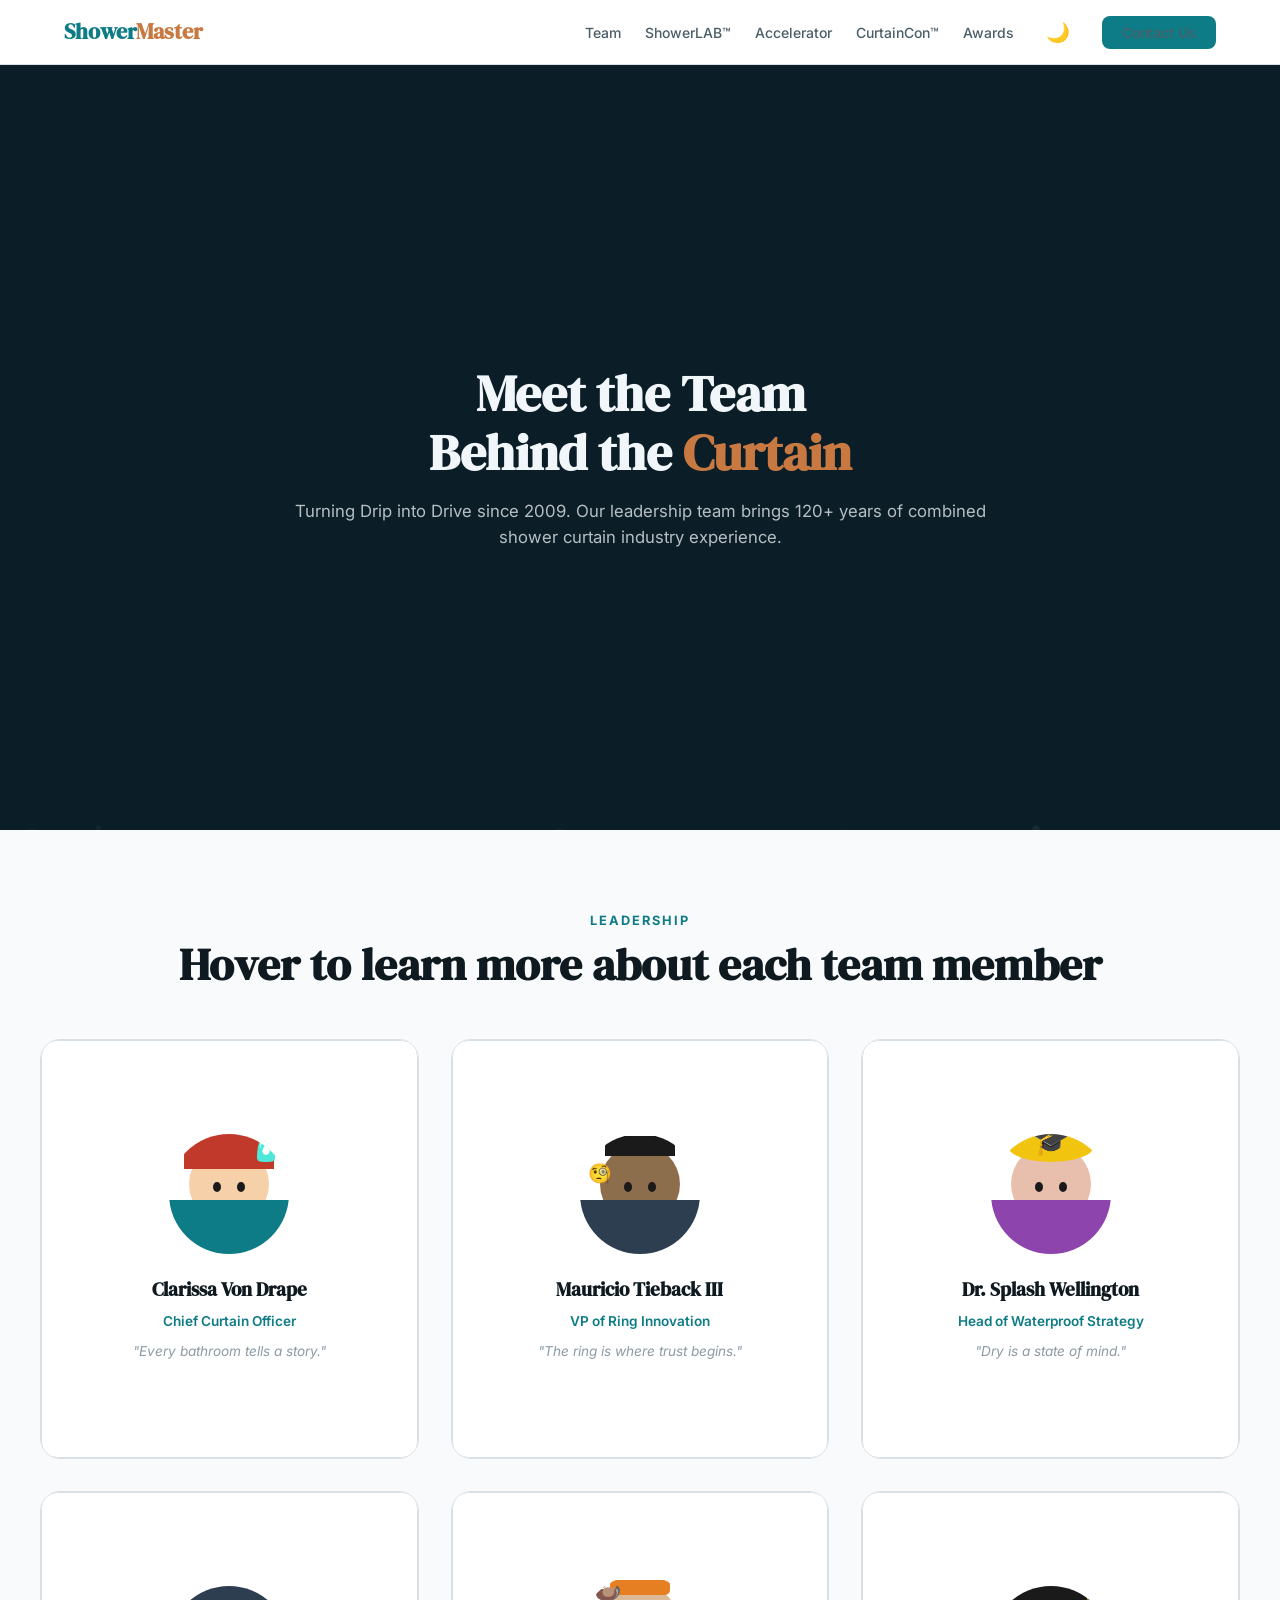
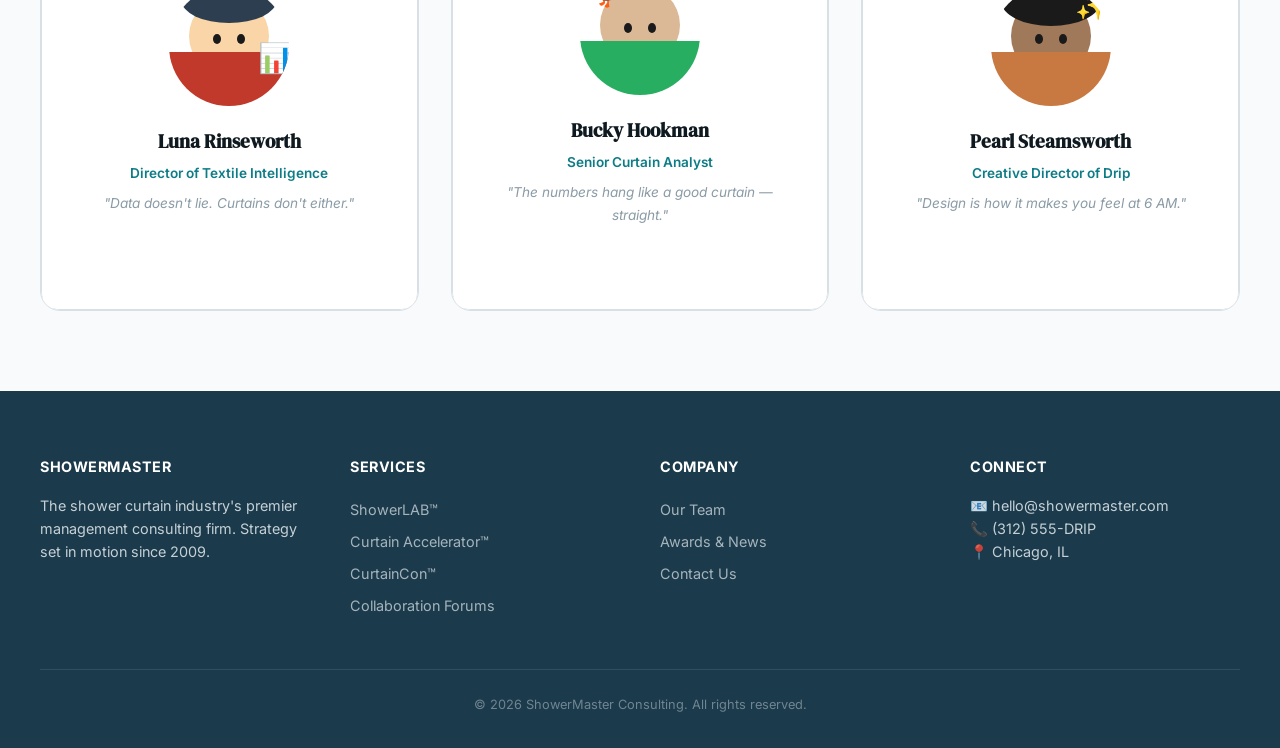
<file: about.html>
<!DOCTYPE html>
<html lang="en" data-theme="light">
<head>
  <meta charset="UTF-8">
  <meta name="viewport" content="width=device-width, initial-scale=1.0">
  <title>Our Team | ShowerMaster Consulting</title>
  <link rel="stylesheet" href="styles.css">
  <link rel="stylesheet" href="styles-extra.css">
  <style>
    @keyframes fadeInUp { from{opacity:0;transform:translateY(30px)} to{opacity:1;transform:translateY(0)} }
    @keyframes float { 0%,100%{transform:translateY(0)} 50%{transform:translateY(-12px)} }
    @keyframes bubbleRise { 0%{transform:translateY(100%) scale(0.5);opacity:0} 50%{opacity:1} 100%{transform:translateY(-100vh) scale(1);opacity:0} }
    #scroll-progress{position:fixed;top:0;left:0;height:3px;background:linear-gradient(90deg,var(--primary),var(--accent));z-index:10001;width:0;transition:width 50ms linear}
    .hero-bubbles{position:absolute;inset:0;overflow:hidden;pointer-events:none;z-index:1}
    .bubble{position:absolute;bottom:-20px;border-radius:50%;background:rgba(255,255,255,0.15);animation:bubbleRise linear infinite}
    .fade-in,.slide-up{opacity:0;transform:translateY(30px);transition:opacity 0.7s cubic-bezier(0.16,1,0.3,1),transform 0.7s cubic-bezier(0.16,1,0.3,1)}
    .fade-in.visible,.slide-up.visible{opacity:1;transform:translateY(0)}
    .site-nav{position:sticky;top:0;z-index:1000;background:var(--bg-elevated);border-bottom:1px solid var(--border);backdrop-filter:blur(12px)}
    .nav-inner{max-width:1200px;margin:0 auto;display:flex;align-items:center;justify-content:space-between;padding:0 24px;height:64px}
    .nav-logo{font-family:var(--font-display);font-size:1.4rem;color:var(--primary);text-decoration:none;font-weight:700}
    .nav-logo span{color:var(--accent)}
    .nav-links{display:flex;gap:24px;align-items:center;list-style:none;margin:0;padding:0}
    .nav-links a{color:var(--text-secondary);text-decoration:none;font-size:0.875rem;font-weight:500;transition:color 0.2s}
    .nav-links a:hover{color:var(--primary)}
    .nav-cta{background:var(--primary);color:#fff;padding:8px 20px;border-radius:8px;font-size:0.875rem;font-weight:600;text-decoration:none;transition:background 0.2s}
    .nav-cta:hover{background:var(--primary-hover)}
    .dark-toggle{background:none;border:none;font-size:1.2rem;cursor:pointer;padding:4px 8px;border-radius:6px}
    .nav-hamburger{display:none;background:none;border:none;font-size:1.5rem;cursor:pointer;color:var(--text-primary)}
    .hero{position:relative;background:var(--bg-hero);color:var(--text-on-dark);padding:100px 24px 80px;text-align:center;overflow:hidden}
    .hero-content{position:relative;z-index:2;max-width:700px;margin:0 auto}
    .hero h1{font-family:var(--font-display);font-size:clamp(2rem,4vw,3.2rem);margin:0 0 16px;line-height:1.15}
    .hero h1 em{color:var(--accent);font-style:normal}
    .hero p{font-size:1.05rem;color:rgba(240,246,249,0.75);margin:0;line-height:1.6}
    section{padding:80px 24px}
    .section-inner{max-width:1200px;margin:0 auto}
    .section-label{color:var(--primary);font-weight:700;font-size:0.8rem;letter-spacing:2px;text-transform:uppercase;margin-bottom:8px}
    .section-title{font-family:var(--font-display);font-size:clamp(1.8rem,3.5vw,2.8rem);color:var(--text-primary);margin:0 0 48px;line-height:1.15}

    /* Team Grid */
    .team-grid{display:grid;grid-template-columns:repeat(auto-fit,minmax(280px,1fr));gap:32px}
    .team-card{perspective:800px;height:420px;cursor:pointer}
    .team-card-inner{position:relative;width:100%;height:100%;transition:transform 0.7s cubic-bezier(0.16,1,0.3,1);transform-style:preserve-3d}
    .team-card:hover .team-card-inner,.team-card.flipped .team-card-inner{transform:rotateY(180deg)}
    .team-front,.team-back{position:absolute;inset:0;backface-visibility:hidden;border-radius:16px;border:1px solid var(--border);overflow:hidden}
    .team-front{background:var(--bg-elevated);display:flex;flex-direction:column;align-items:center;justify-content:center;padding:32px;text-align:center}
    .team-back{background:var(--bg-elevated);transform:rotateY(180deg);padding:32px;display:flex;flex-direction:column;justify-content:center}

    /* CSS Avatars */
    .avatar{width:120px;height:120px;border-radius:50%;position:relative;margin-bottom:20px;overflow:hidden}
    .avatar-body{position:absolute;bottom:0;width:100%;height:45%;border-radius:0 0 60px 60px}
    .avatar-face{position:absolute;width:80px;height:80px;border-radius:50%;top:10px;left:50%;transform:translateX(-50%)}
    .avatar-eyes{position:absolute;top:38px;left:50%;transform:translateX(-50%);display:flex;gap:16px}
    .avatar-eyes::before,.avatar-eyes::after{content:'';width:8px;height:10px;background:#1a1a1a;border-radius:50%}
    .avatar-mouth{position:absolute;top:56px;left:50%;transform:translateX(-50%);width:16px;height:8px;border-bottom:3px solid #c0392b;border-radius:0 0 50% 50%}
    .avatar-accessory{position:absolute;font-size:1.8rem;z-index:5}
    .avatar-hair{position:absolute;top:0;left:50%;transform:translateX(-50%);z-index:3}

    /* Individual avatar colors */
    .av-clarissa .avatar-face{background:#f5d0a9}
    .av-clarissa .avatar-body{background:#0E7C86}
    .av-clarissa .avatar-hair{width:90px;height:40px;background:#c0392b;border-radius:50% 50% 0 0;top:-5px}
    .av-clarissa .avatar-accessory{top:-12px;right:5px}

    .av-mauricio .avatar-face{background:#8d6e4c}
    .av-mauricio .avatar-body{background:#2c3e50}
    .av-mauricio .avatar-hair{width:70px;height:20px;background:#1a1a1a;border-radius:10px 10px 0 0;top:2px}
    .av-mauricio .avatar-accessory{top:24px;left:8px;font-size:1.2rem}

    .av-splash .avatar-face{background:#e8beac}
    .av-splash .avatar-body{background:#8e44ad}
    .av-splash .avatar-hair{width:85px;height:30px;background:#f1c40f;border-radius:50%;top:-2px}
    .av-splash .avatar-accessory{top:-18px;left:50%;transform:translateX(-50%)}

    .av-luna .avatar-face{background:#f9d5a7}
    .av-luna .avatar-body{background:#c0392b}
    .av-luna .avatar-hair{width:95px;height:45px;background:#2c3e50;border-radius:50%;top:-8px}
    .av-luna .avatar-accessory{bottom:25px;right:-5px}

    .av-bucky .avatar-face{background:#dbb896}
    .av-bucky .avatar-body{background:#27ae60}
    .av-bucky .avatar-hair{width:60px;height:15px;background:#e67e22;border-radius:5px;top:5px}
    .av-bucky .avatar-accessory{top:-8px;left:8px}

    .av-pearl .avatar-face{background:#a0785a}
    .av-pearl .avatar-body{background:#C87941}
    .av-pearl .avatar-hair{width:100px;height:50px;background:#1a1a1a;border-radius:50%;top:-10px}
    .av-pearl .avatar-accessory{top:-5px;right:0}

    .team-name{font-family:var(--font-display);font-size:1.2rem;color:var(--text-primary);margin:0 0 4px}
    .team-title{color:var(--primary);font-weight:600;font-size:0.85rem;margin:0 0 8px}
    .team-tagline{color:var(--text-muted);font-size:0.85rem;font-style:italic;margin:0}
    .team-back h4{font-family:var(--font-display);color:var(--text-primary);margin:0 0 12px;font-size:1.1rem}
    .team-back p{color:var(--text-secondary);font-size:0.9rem;line-height:1.6;margin:0 0 12px}
    .team-back .fun-fact{background:var(--bg-sunken);padding:12px;border-radius:8px;font-size:0.85rem;color:var(--text-secondary)}
    .team-back .fun-fact strong{color:var(--accent)}

    .site-footer{background:var(--secondary);color:rgba(240,246,249,0.8);padding:64px 24px 32px}
    .footer-inner{max-width:1200px;margin:0 auto}
    .footer-grid{display:grid;grid-template-columns:repeat(auto-fit,minmax(200px,1fr));gap:40px;margin-bottom:48px}
    .footer-col h4{color:#fff;font-size:0.9rem;margin:0 0 16px;font-weight:700;letter-spacing:0.5px;text-transform:uppercase}
    .footer-col a{color:rgba(240,246,249,0.65);text-decoration:none;font-size:0.9rem;display:block;padding:4px 0;transition:color 0.2s}
    .footer-col a:hover{color:#fff}
    .footer-col p{font-size:0.9rem;line-height:1.6;margin:0}
    .footer-bottom{border-top:1px solid rgba(255,255,255,0.1);padding-top:24px;text-align:center;font-size:0.8rem;color:rgba(240,246,249,0.4)}

    @media(max-width:768px){
      .nav-links{display:none;position:absolute;top:64px;left:0;right:0;background:var(--bg-elevated);flex-direction:column;padding:20px;border-bottom:1px solid var(--border)}
      .nav-links.open{display:flex}
      .nav-hamburger{display:block}
      .team-card{height:380px}
    }
  </style>
</head>
<body>
<div id="scroll-progress"></div>
<nav class="site-nav">
  <div class="nav-inner">
    <a href="index.html" class="nav-logo">Shower<span>Master</span></a>
    <button class="nav-hamburger" aria-label="Menu">☰</button>
    <ul class="nav-links">
      <li><a href="about.html">Team</a></li>
      <li><a href="sales-lab.html">ShowerLAB™</a></li>
      <li><a href="sales-accelerator.html">Accelerator</a></li>
      <li><a href="emergence.html">CurtainCon™</a></li>
      <li><a href="awards.html">Awards</a></li>
      <li><button class="dark-toggle" aria-label="Toggle dark mode">🌙</button></li>
      <li><a href="contact.html" class="nav-cta">Contact Us</a></li>
    </ul>
  </div>
</nav>

<section class="hero hero-parallax">
  <div class="hero-bubbles"></div>
  <div class="hero-content">
    <h1>Meet the Team<br>Behind the <em>Curtain</em></h1>
    <p>Turning Drip into Drive since 2009. Our leadership team brings 120+ years of combined shower curtain industry experience.</p>
  </div>
</section>

<section>
  <div class="section-inner">
    <p class="section-label fade-in" style="text-align:center">Leadership</p>
    <h2 class="section-title fade-in" style="text-align:center">Hover to learn more about each team member</h2>
    <div class="team-grid">

      <!-- Clarissa -->
      <div class="team-card slide-up">
        <div class="team-card-inner">
          <div class="team-front">
            <div class="avatar av-clarissa">
              <div class="avatar-face">
                <div class="avatar-eyes"></div>
                <div class="avatar-mouth"></div>
              </div>
              <div class="avatar-hair"></div>
              <div class="avatar-body"></div>
              <span class="avatar-accessory">🧴</span>
            </div>
            <h3 class="team-name">Clarissa Von Drape</h3>
            <p class="team-title">Chief Curtain Officer</p>
            <p class="team-tagline">"Every bathroom tells a story."</p>
          </div>
          <div class="team-back">
            <h4>Clarissa Von Drape</h4>
            <p>Former McKinsey partner who had an epiphany at a luxury hotel in Milan: the shower curtain was the most neglected touchpoint in the entire guest experience. Left consulting to found ShowerMaster in 2009.</p>
            <div class="fun-fact"><strong>Fun fact:</strong> Owns 347 shower curtains. Has never used the same one twice on vacation.</div>
          </div>
        </div>
      </div>

      <!-- Mauricio -->
      <div class="team-card slide-up" style="transition-delay:0.1s">
        <div class="team-card-inner">
          <div class="team-front">
            <div class="avatar av-mauricio">
              <div class="avatar-face">
                <div class="avatar-eyes"></div>
                <div class="avatar-mouth"></div>
              </div>
              <div class="avatar-hair"></div>
              <div class="avatar-body"></div>
              <span class="avatar-accessory">🧐</span>
            </div>
            <h3 class="team-name">Mauricio Tieback III</h3>
            <p class="team-title">VP of Ring Innovation</p>
            <p class="team-tagline">"The ring is where trust begins."</p>
          </div>
          <div class="team-back">
            <h4>Mauricio Tieback III</h4>
            <p>Third-generation curtain ring manufacturer turned strategist. Holds 12 patents in low-friction ring technology. Joined ShowerMaster after selling TieBack Industries to a private equity firm for an undisclosed but impressive amount.</p>
            <div class="fun-fact"><strong>Fun fact:</strong> Can identify any curtain ring manufacturer by sound alone.</div>
          </div>
        </div>
      </div>

      <!-- Dr. Splash -->
      <div class="team-card slide-up" style="transition-delay:0.2s">
        <div class="team-card-inner">
          <div class="team-front">
            <div class="avatar av-splash">
              <div class="avatar-face">
                <div class="avatar-eyes"></div>
                <div class="avatar-mouth"></div>
              </div>
              <div class="avatar-hair"></div>
              <div class="avatar-body"></div>
              <span class="avatar-accessory">🎓</span>
            </div>
            <h3 class="team-name">Dr. Splash Wellington</h3>
            <p class="team-title">Head of Waterproof Strategy</p>
            <p class="team-tagline">"Dry is a state of mind."</p>
          </div>
          <div class="team-back">
            <h4>Dr. Splash Wellington</h4>
            <p>PhD in Polymer Science from MIT. Spent 15 years at DuPont developing hydrophobic coatings before realizing the shower curtain industry was criminally underserved by materials science. Now leads ShowerMaster's R&D advisory practice.</p>
            <div class="fun-fact"><strong>Fun fact:</strong> His PhD thesis was titled "Molecular Dynamics of Water Repulsion in Textile Substrates" — 400 pages about keeping things dry.</div>
          </div>
        </div>
      </div>

      <!-- Luna -->
      <div class="team-card slide-up" style="transition-delay:0.3s">
        <div class="team-card-inner">
          <div class="team-front">
            <div class="avatar av-luna">
              <div class="avatar-face">
                <div class="avatar-eyes"></div>
                <div class="avatar-mouth"></div>
              </div>
              <div class="avatar-hair"></div>
              <div class="avatar-body"></div>
              <span class="avatar-accessory">📊</span>
            </div>
            <h3 class="team-name">Luna Rinseworth</h3>
            <p class="team-title">Director of Textile Intelligence</p>
            <p class="team-tagline">"Data doesn't lie. Curtains don't either."</p>
          </div>
          <div class="team-back">
            <h4>Luna Rinseworth</h4>
            <p>Former head of analytics at Bed Bath & Beyond (the good years). Built the ShowerLAB™ benchmarking platform from scratch. Tracks 20+ metrics across 500+ brands and can tell you your competitor's thread count from their earnings report.</p>
            <div class="fun-fact"><strong>Fun fact:</strong> Has a spreadsheet tracking every shower she's taken since 2012. Average duration: 7.3 minutes.</div>
          </div>
        </div>
      </div>

      <!-- Bucky -->
      <div class="team-card slide-up" style="transition-delay:0.4s">
        <div class="team-card-inner">
          <div class="team-front">
            <div class="avatar av-bucky">
              <div class="avatar-face">
                <div class="avatar-eyes"></div>
                <div class="avatar-mouth"></div>
              </div>
              <div class="avatar-hair"></div>
              <div class="avatar-body"></div>
              <span class="avatar-accessory">🦆</span>
            </div>
            <h3 class="team-name">Bucky Hookman</h3>
            <p class="team-title">Senior Curtain Analyst</p>
            <p class="team-tagline">"The numbers hang like a good curtain — straight."</p>
          </div>
          <div class="team-back">
            <h4>Bucky Hookman</h4>
            <p>Goldman Sachs → shower curtains. Sounds like a downgrade. It wasn't. Bucky covers industry M&A, market sizing, and competitive intelligence. His annual "State of the Curtain" report is the most-downloaded PDF in bathroom fixtures history.</p>
            <div class="fun-fact"><strong>Fun fact:</strong> Named after his grandfather's rubber duck. Still has it. Brings it to every board meeting.</div>
          </div>
        </div>
      </div>

      <!-- Pearl -->
      <div class="team-card slide-up" style="transition-delay:0.5s">
        <div class="team-card-inner">
          <div class="team-front">
            <div class="avatar av-pearl">
              <div class="avatar-face">
                <div class="avatar-eyes"></div>
                <div class="avatar-mouth"></div>
              </div>
              <div class="avatar-hair"></div>
              <div class="avatar-body"></div>
              <span class="avatar-accessory">✨</span>
            </div>
            <h3 class="team-name">Pearl Steamsworth</h3>
            <p class="team-title">Creative Director of Drip</p>
            <p class="team-tagline">"Design is how it makes you feel at 6 AM."</p>
          </div>
          <div class="team-back">
            <h4>Pearl Steamsworth</h4>
            <p>Award-winning industrial designer who worked with IKEA, CB2, and West Elm before specializing in bathroom textiles. Leads ShowerMaster's design consulting practice and CurtainCon's annual "Curtain of the Year" award jury.</p>
            <div class="fun-fact"><strong>Fun fact:</strong> Designed a shower curtain for the Louvre's executive bathroom. It's behind a door marked "Privé."</div>
          </div>
        </div>
      </div>

    </div>
  </div>
</section>

<footer class="site-footer">
  <div class="footer-inner">
    <div class="footer-grid">
      <div class="footer-col">
        <h4>ShowerMaster</h4>
        <p>The shower curtain industry's premier management consulting firm. Strategy set in motion since 2009.</p>
      </div>
      <div class="footer-col">
        <h4>Services</h4>
        <a href="sales-lab.html">ShowerLAB™</a>
        <a href="sales-accelerator.html">Curtain Accelerator™</a>
        <a href="emergence.html">CurtainCon™</a>
        <a href="collaborative-innovation.html">Collaboration Forums</a>
      </div>
      <div class="footer-col">
        <h4>Company</h4>
        <a href="about.html">Our Team</a>
        <a href="awards.html">Awards & News</a>
        <a href="contact.html">Contact Us</a>
      </div>
      <div class="footer-col">
        <h4>Connect</h4>
        <p>📧 hello@showermaster.com</p>
        <p>📞 (312) 555-DRIP</p>
        <p>📍 Chicago, IL</p>
      </div>
    </div>
    <div class="footer-bottom">
      <p>© 2026 ShowerMaster Consulting. All rights reserved.</p>
    </div>
  </div>
</footer>
<script src="scripts.js"></script>
</body>
</html>
</file>
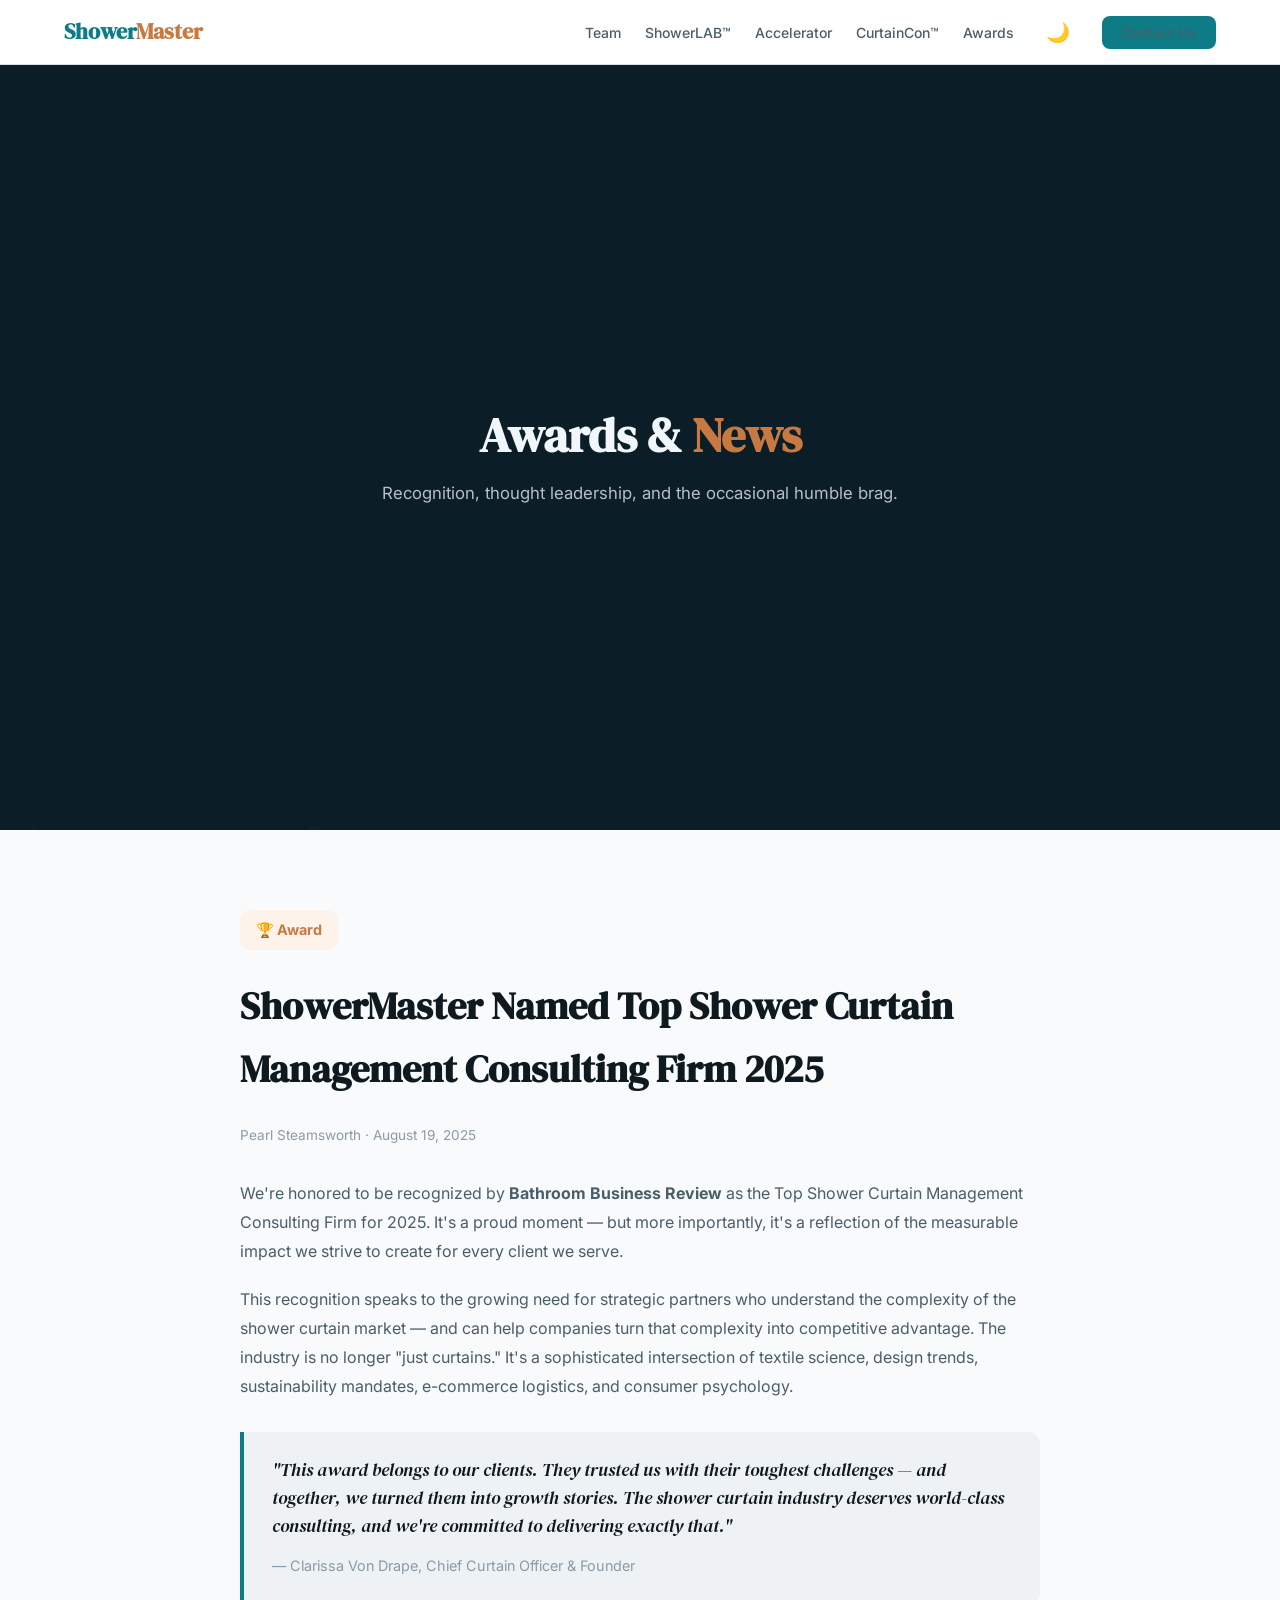
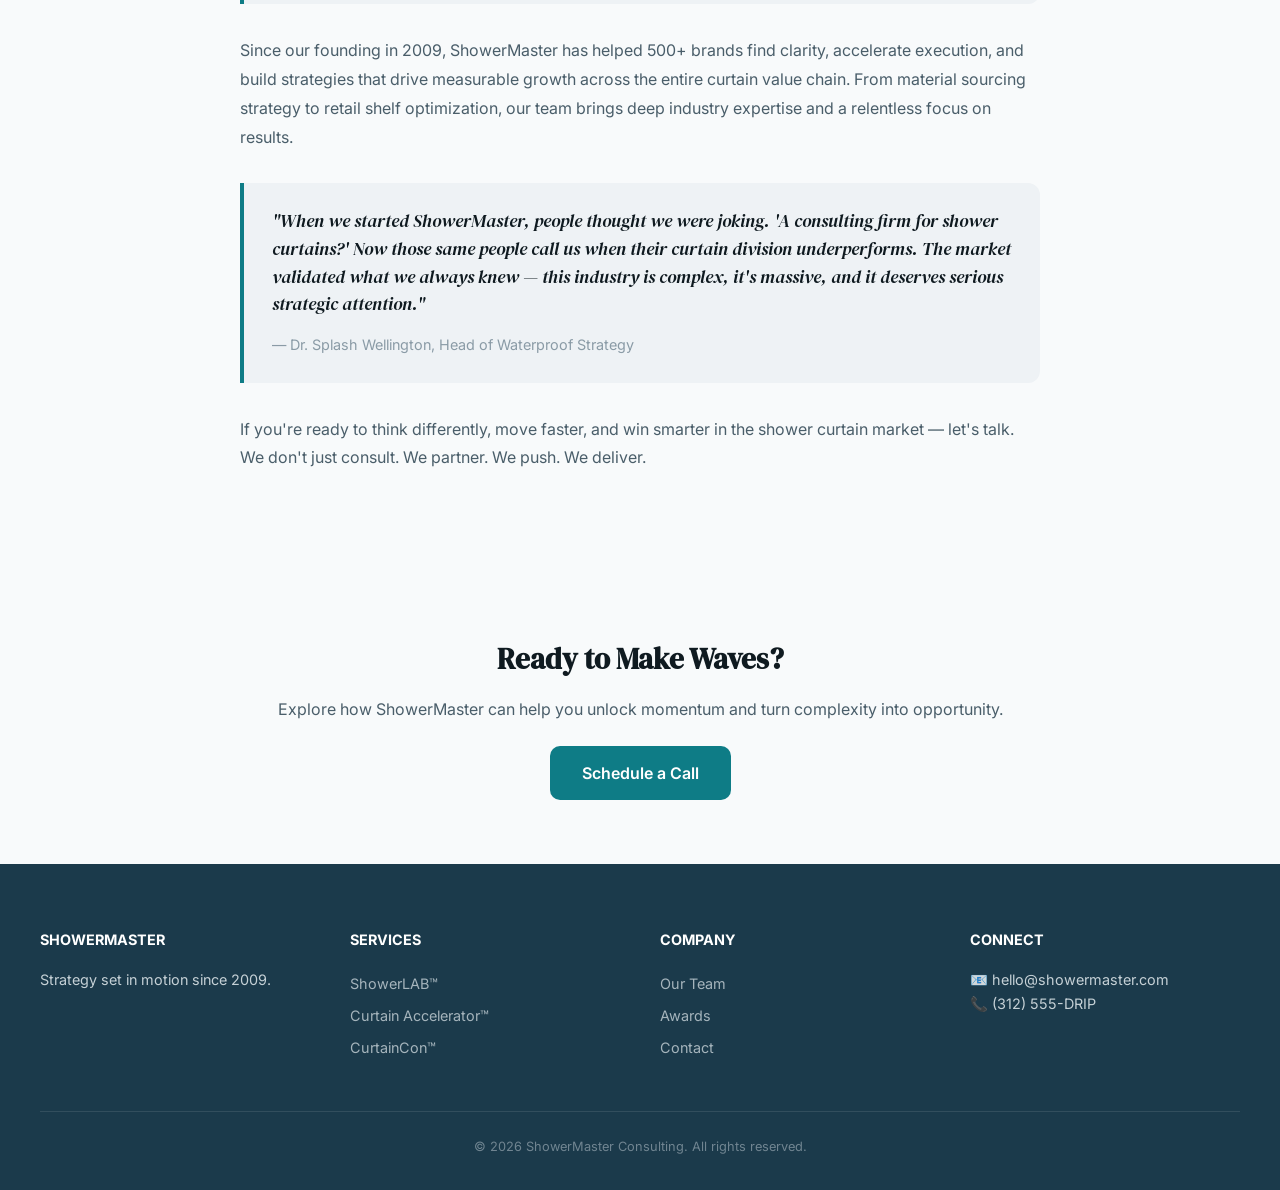
<file: awards.html>
<!DOCTYPE html>
<html lang="en" data-theme="light">
<head>
  <meta charset="UTF-8">
  <meta name="viewport" content="width=device-width, initial-scale=1.0">
  <title>Awards & News | ShowerMaster Consulting</title>
  <link rel="stylesheet" href="styles.css">
  <link rel="stylesheet" href="styles-extra.css">
  <style>
    @keyframes fadeInUp{from{opacity:0;transform:translateY(30px)}to{opacity:1;transform:translateY(0)}}
    @keyframes bubbleRise{0%{transform:translateY(100%) scale(0.5);opacity:0}50%{opacity:1}100%{transform:translateY(-100vh) scale(1);opacity:0}}
    #scroll-progress{position:fixed;top:0;left:0;height:3px;background:linear-gradient(90deg,var(--primary),var(--accent));z-index:10001;width:0;transition:width 50ms linear}
    .hero-bubbles{position:absolute;inset:0;overflow:hidden;pointer-events:none;z-index:1}
    .bubble{position:absolute;bottom:-20px;border-radius:50%;background:rgba(255,255,255,0.15);animation:bubbleRise linear infinite}
    .fade-in,.slide-up{opacity:0;transform:translateY(30px);transition:opacity 0.7s cubic-bezier(0.16,1,0.3,1),transform 0.7s cubic-bezier(0.16,1,0.3,1)}
    .fade-in.visible,.slide-up.visible{opacity:1;transform:translateY(0)}
    .site-nav{position:sticky;top:0;z-index:1000;background:var(--bg-elevated);border-bottom:1px solid var(--border);backdrop-filter:blur(12px)}
    .nav-inner{max-width:1200px;margin:0 auto;display:flex;align-items:center;justify-content:space-between;padding:0 24px;height:64px}
    .nav-logo{font-family:var(--font-display);font-size:1.4rem;color:var(--primary);text-decoration:none;font-weight:700}
    .nav-logo span{color:var(--accent)}
    .nav-links{display:flex;gap:24px;align-items:center;list-style:none;margin:0;padding:0}
    .nav-links a{color:var(--text-secondary);text-decoration:none;font-size:0.875rem;font-weight:500}
    .nav-links a:hover{color:var(--primary)}
    .nav-cta{background:var(--primary);color:#fff;padding:8px 20px;border-radius:8px;font-size:0.875rem;font-weight:600;text-decoration:none}
    .dark-toggle{background:none;border:none;font-size:1.2rem;cursor:pointer;padding:4px 8px;border-radius:6px}
    .nav-hamburger{display:none;background:none;border:none;font-size:1.5rem;cursor:pointer;color:var(--text-primary)}
    .hero{position:relative;background:var(--bg-hero);color:var(--text-on-dark);padding:100px 24px 80px;text-align:center;overflow:hidden}
    .hero-content{position:relative;z-index:2;max-width:750px;margin:0 auto}
    .hero h1{font-family:var(--font-display);font-size:clamp(2rem,4vw,3rem);margin:0 0 16px;line-height:1.15}
    .hero h1 em{color:var(--accent);font-style:normal}
    .hero p{font-size:1.05rem;color:rgba(240,246,249,0.75);margin:0;line-height:1.6}
    section{padding:80px 24px}.section-inner{max-width:800px;margin:0 auto}
    .section-label{color:var(--primary);font-weight:700;font-size:0.8rem;letter-spacing:2px;text-transform:uppercase;margin-bottom:8px}
    .section-title{font-family:var(--font-display);font-size:clamp(1.8rem,3vw,2.4rem);color:var(--text-primary);margin:0 0 24px}
    .section-alt{background:var(--bg-sunken)}

    .article{line-height:1.8;color:var(--text-secondary);font-size:1rem}
    .article p{margin:0 0 20px}
    .article-meta{color:var(--text-muted);font-size:0.85rem;margin-bottom:32px}
    .article-badge{display:inline-block;background:var(--accent-light);color:var(--accent);padding:8px 16px;border-radius:10px;font-weight:700;font-size:0.9rem;margin-bottom:24px}

    .quote-block{background:var(--bg-sunken);border-left:4px solid var(--primary);border-radius:0 12px 12px 0;padding:24px 28px;margin:32px 0}
    .quote-block blockquote{font-family:var(--font-display);font-size:1.15rem;color:var(--text-primary);margin:0 0 12px;font-style:italic;line-height:1.5}
    .quote-block cite{color:var(--text-muted);font-size:0.9rem;font-style:normal}

    .btn-primary{background:var(--primary);color:#fff;padding:14px 32px;border-radius:10px;font-weight:600;text-decoration:none;display:inline-block;transition:all 0.25s}
    .btn-primary:hover{background:var(--primary-hover);transform:translateY(-2px)}
    .cta-section{text-align:center;padding:64px 24px}
    .cta-section h2{font-family:var(--font-display);font-size:1.8rem;margin:0 0 12px;color:var(--text-primary)}
    .cta-section p{color:var(--text-secondary);margin:0 0 24px}
    .site-footer{background:var(--secondary);color:rgba(240,246,249,0.8);padding:64px 24px 32px}
    .footer-inner{max-width:1200px;margin:0 auto}
    .footer-grid{display:grid;grid-template-columns:repeat(auto-fit,minmax(200px,1fr));gap:40px;margin-bottom:48px}
    .footer-col h4{color:#fff;font-size:0.9rem;margin:0 0 16px;font-weight:700;text-transform:uppercase}
    .footer-col a{color:rgba(240,246,249,0.65);text-decoration:none;font-size:0.9rem;display:block;padding:4px 0}
    .footer-col a:hover{color:#fff}
    .footer-col p{font-size:0.9rem;margin:0}
    .footer-bottom{border-top:1px solid rgba(255,255,255,0.1);padding-top:24px;text-align:center;font-size:0.8rem;color:rgba(240,246,249,0.4)}
    @media(max-width:768px){
      .nav-links{display:none;position:absolute;top:64px;left:0;right:0;background:var(--bg-elevated);flex-direction:column;padding:20px;border-bottom:1px solid var(--border)}
      .nav-links.open{display:flex}.nav-hamburger{display:block}
    }
  </style>
</head>
<body>
<div id="scroll-progress"></div>
<nav class="site-nav"><div class="nav-inner">
  <a href="index.html" class="nav-logo">Shower<span>Master</span></a>
  <button class="nav-hamburger" aria-label="Menu">☰</button>
  <ul class="nav-links">
    <li><a href="about.html">Team</a></li>
    <li><a href="sales-lab.html">ShowerLAB™</a></li>
    <li><a href="sales-accelerator.html">Accelerator</a></li>
    <li><a href="emergence.html">CurtainCon™</a></li>
    <li><a href="awards.html">Awards</a></li>
    <li><button class="dark-toggle" aria-label="Toggle dark mode">🌙</button></li>
    <li><a href="contact.html" class="nav-cta">Contact Us</a></li>
  </ul>
</div></nav>

<section class="hero hero-parallax">
  <div class="hero-bubbles"></div>
  <div class="hero-content">
    <h1>Awards & <em>News</em></h1>
    <p>Recognition, thought leadership, and the occasional humble brag.</p>
  </div>
</section>

<section>
  <div class="section-inner">
    <span class="article-badge fade-in">🏆 Award</span>
    <h2 class="section-title fade-in">ShowerMaster Named Top Shower Curtain Management Consulting Firm 2025</h2>
    <p class="article-meta fade-in">Pearl Steamsworth · August 19, 2025</p>
    <div class="article fade-in">
      <p>We're honored to be recognized by <strong>Bathroom Business Review</strong> as the Top Shower Curtain Management Consulting Firm for 2025. It's a proud moment — but more importantly, it's a reflection of the measurable impact we strive to create for every client we serve.</p>
      <p>This recognition speaks to the growing need for strategic partners who understand the complexity of the shower curtain market — and can help companies turn that complexity into competitive advantage. The industry is no longer "just curtains." It's a sophisticated intersection of textile science, design trends, sustainability mandates, e-commerce logistics, and consumer psychology.</p>

      <div class="quote-block slide-up">
        <blockquote>"This award belongs to our clients. They trusted us with their toughest challenges — and together, we turned them into growth stories. The shower curtain industry deserves world-class consulting, and we're committed to delivering exactly that."</blockquote>
        <cite>— Clarissa Von Drape, Chief Curtain Officer & Founder</cite>
      </div>

      <p>Since our founding in 2009, ShowerMaster has helped 500+ brands find clarity, accelerate execution, and build strategies that drive measurable growth across the entire curtain value chain. From material sourcing strategy to retail shelf optimization, our team brings deep industry expertise and a relentless focus on results.</p>

      <div class="quote-block slide-up">
        <blockquote>"When we started ShowerMaster, people thought we were joking. 'A consulting firm for shower curtains?' Now those same people call us when their curtain division underperforms. The market validated what we always knew — this industry is complex, it's massive, and it deserves serious strategic attention."</blockquote>
        <cite>— Dr. Splash Wellington, Head of Waterproof Strategy</cite>
      </div>

      <p>If you're ready to think differently, move faster, and win smarter in the shower curtain market — let's talk. We don't just consult. We partner. We push. We deliver.</p>
    </div>
  </div>
</section>

<section class="cta-section">
  <h2 class="fade-in">Ready to Make Waves?</h2>
  <p class="fade-in">Explore how ShowerMaster can help you unlock momentum and turn complexity into opportunity.</p>
  <a href="contact.html" class="btn-primary fade-in">Schedule a Call</a>
</section>

<footer class="site-footer"><div class="footer-inner">
  <div class="footer-grid">
    <div class="footer-col"><h4>ShowerMaster</h4><p>Strategy set in motion since 2009.</p></div>
    <div class="footer-col"><h4>Services</h4><a href="sales-lab.html">ShowerLAB™</a><a href="sales-accelerator.html">Curtain Accelerator™</a><a href="emergence.html">CurtainCon™</a></div>
    <div class="footer-col"><h4>Company</h4><a href="about.html">Our Team</a><a href="awards.html">Awards</a><a href="contact.html">Contact</a></div>
    <div class="footer-col"><h4>Connect</h4><p>📧 hello@showermaster.com</p><p>📞 (312) 555-DRIP</p></div>
  </div>
  <div class="footer-bottom"><p>© 2026 ShowerMaster Consulting. All rights reserved.</p></div>
</div></footer>
<script src="scripts.js"></script>
</body>
</html>
</file>
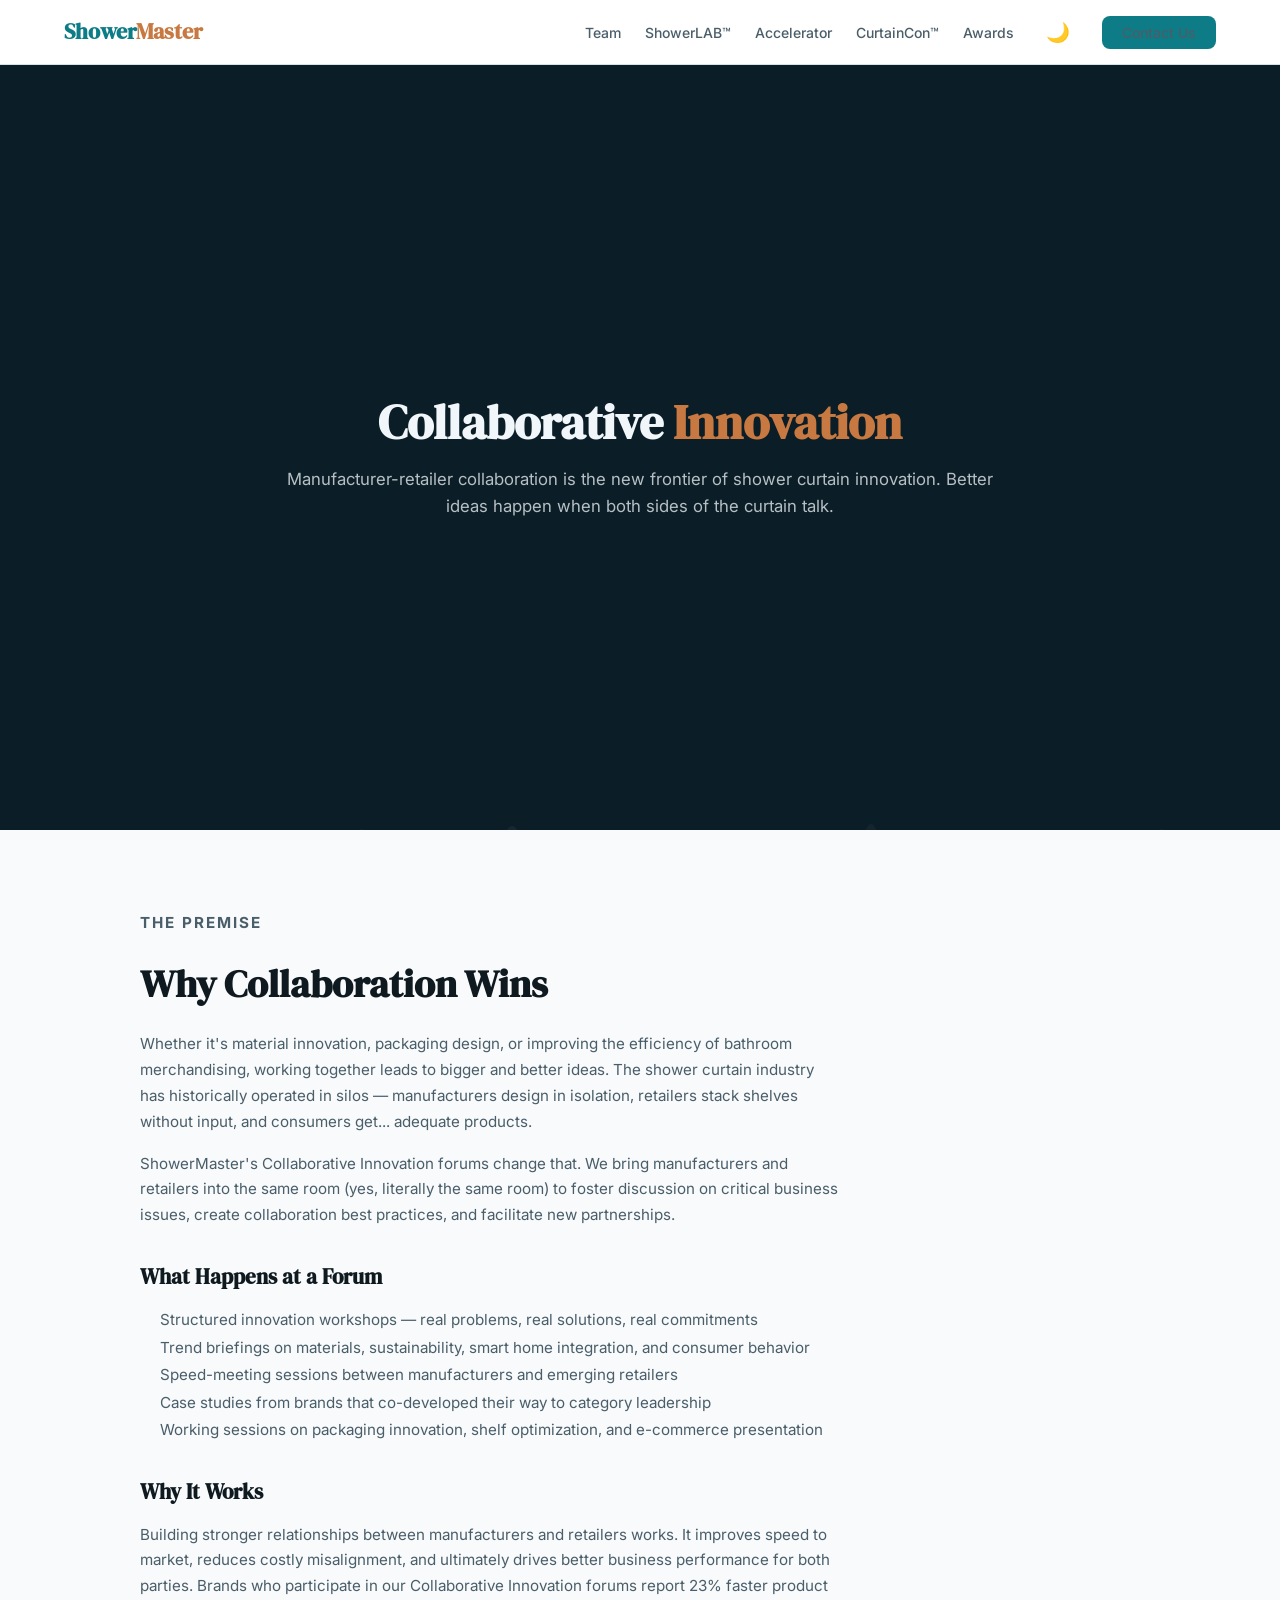
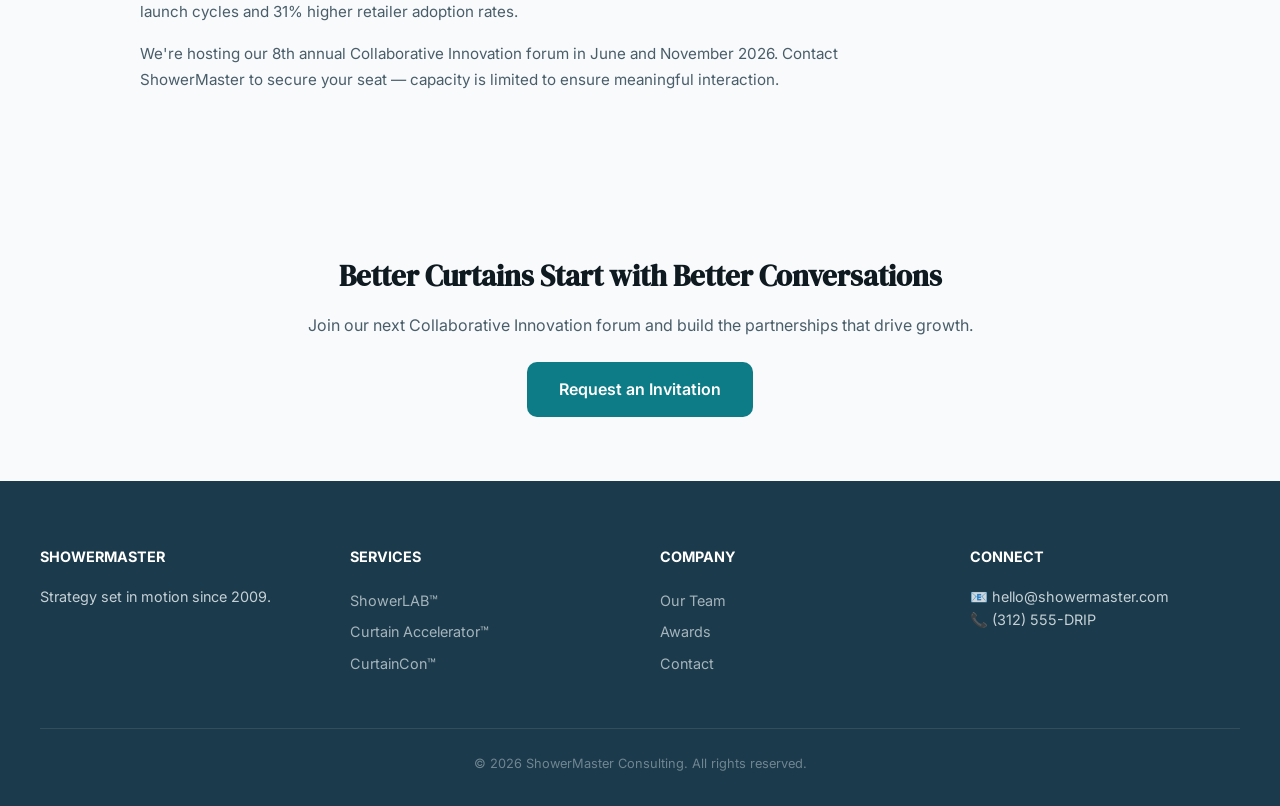
<file: collaborative-innovation.html>
<!DOCTYPE html>
<html lang="en" data-theme="light">
<head>
  <meta charset="UTF-8">
  <meta name="viewport" content="width=device-width, initial-scale=1.0">
  <title>Collaboration Forums | ShowerMaster Consulting</title>
  <link rel="stylesheet" href="styles.css">
  <link rel="stylesheet" href="styles-extra.css">
  <style>
    @keyframes fadeInUp{from{opacity:0;transform:translateY(30px)}to{opacity:1;transform:translateY(0)}}
    @keyframes bubbleRise{0%{transform:translateY(100%) scale(0.5);opacity:0}50%{opacity:1}100%{transform:translateY(-100vh) scale(1);opacity:0}}
    #scroll-progress{position:fixed;top:0;left:0;height:3px;background:linear-gradient(90deg,var(--primary),var(--accent));z-index:10001;width:0;transition:width 50ms linear}
    .hero-bubbles{position:absolute;inset:0;overflow:hidden;pointer-events:none;z-index:1}
    .bubble{position:absolute;bottom:-20px;border-radius:50%;background:rgba(255,255,255,0.15);animation:bubbleRise linear infinite}
    .fade-in,.slide-up{opacity:0;transform:translateY(30px);transition:opacity 0.7s cubic-bezier(0.16,1,0.3,1),transform 0.7s cubic-bezier(0.16,1,0.3,1)}
    .fade-in.visible,.slide-up.visible{opacity:1;transform:translateY(0)}
    .site-nav{position:sticky;top:0;z-index:1000;background:var(--bg-elevated);border-bottom:1px solid var(--border);backdrop-filter:blur(12px)}
    .nav-inner{max-width:1200px;margin:0 auto;display:flex;align-items:center;justify-content:space-between;padding:0 24px;height:64px}
    .nav-logo{font-family:var(--font-display);font-size:1.4rem;color:var(--primary);text-decoration:none;font-weight:700}
    .nav-logo span{color:var(--accent)}
    .nav-links{display:flex;gap:24px;align-items:center;list-style:none;margin:0;padding:0}
    .nav-links a{color:var(--text-secondary);text-decoration:none;font-size:0.875rem;font-weight:500}
    .nav-links a:hover{color:var(--primary)}
    .nav-cta{background:var(--primary);color:#fff;padding:8px 20px;border-radius:8px;font-size:0.875rem;font-weight:600;text-decoration:none}
    .dark-toggle{background:none;border:none;font-size:1.2rem;cursor:pointer;padding:4px 8px;border-radius:6px}
    .nav-hamburger{display:none;background:none;border:none;font-size:1.5rem;cursor:pointer;color:var(--text-primary)}
    .hero{position:relative;background:var(--bg-hero);color:var(--text-on-dark);padding:100px 24px 80px;text-align:center;overflow:hidden}
    .hero-content{position:relative;z-index:2;max-width:750px;margin:0 auto}
    .hero h1{font-family:var(--font-display);font-size:clamp(2rem,4vw,3rem);margin:0 0 16px;line-height:1.15}
    .hero h1 em{color:var(--accent);font-style:normal}
    .hero p{font-size:1.05rem;color:rgba(240,246,249,0.75);margin:0;line-height:1.6}
    section{padding:80px 24px}.section-inner{max-width:1000px;margin:0 auto}
    .section-label{color:var(--primary);font-weight:700;font-size:0.8rem;letter-spacing:2px;text-transform:uppercase;margin-bottom:8px}
    .section-title{font-family:var(--font-display);font-size:clamp(1.8rem,3vw,2.4rem);color:var(--text-primary);margin:0 0 16px}
    .section-subtitle{color:var(--text-secondary);font-size:1rem;line-height:1.6;margin:0 0 40px;max-width:700px}
    .section-alt{background:var(--bg-sunken)}
    .content-block{max-width:700px}
    .content-block h3{font-family:var(--font-display);color:var(--text-primary);font-size:1.3rem;margin:32px 0 12px}
    .content-block p{color:var(--text-secondary);font-size:0.95rem;line-height:1.7;margin:0 0 16px}
    .content-block ul{color:var(--text-secondary);font-size:0.95rem;line-height:1.8;padding:0 0 0 20px}
    .btn-primary{background:var(--primary);color:#fff;padding:14px 32px;border-radius:10px;font-weight:600;text-decoration:none;display:inline-block;transition:all 0.25s}
    .btn-primary:hover{background:var(--primary-hover);transform:translateY(-2px)}
    .cta-section{text-align:center;padding:64px 24px}
    .cta-section h2{font-family:var(--font-display);font-size:1.8rem;margin:0 0 12px;color:var(--text-primary)}
    .cta-section p{color:var(--text-secondary);margin:0 0 24px}
    .site-footer{background:var(--secondary);color:rgba(240,246,249,0.8);padding:64px 24px 32px}
    .footer-inner{max-width:1200px;margin:0 auto}
    .footer-grid{display:grid;grid-template-columns:repeat(auto-fit,minmax(200px,1fr));gap:40px;margin-bottom:48px}
    .footer-col h4{color:#fff;font-size:0.9rem;margin:0 0 16px;font-weight:700;text-transform:uppercase}
    .footer-col a{color:rgba(240,246,249,0.65);text-decoration:none;font-size:0.9rem;display:block;padding:4px 0}
    .footer-col a:hover{color:#fff}
    .footer-col p{font-size:0.9rem;margin:0}
    .footer-bottom{border-top:1px solid rgba(255,255,255,0.1);padding-top:24px;text-align:center;font-size:0.8rem;color:rgba(240,246,249,0.4)}
    @media(max-width:768px){
      .nav-links{display:none;position:absolute;top:64px;left:0;right:0;background:var(--bg-elevated);flex-direction:column;padding:20px;border-bottom:1px solid var(--border)}
      .nav-links.open{display:flex}.nav-hamburger{display:block}
    }
  </style>
</head>
<body>
<div id="scroll-progress"></div>
<nav class="site-nav"><div class="nav-inner">
  <a href="index.html" class="nav-logo">Shower<span>Master</span></a>
  <button class="nav-hamburger" aria-label="Menu">☰</button>
  <ul class="nav-links">
    <li><a href="about.html">Team</a></li>
    <li><a href="sales-lab.html">ShowerLAB™</a></li>
    <li><a href="sales-accelerator.html">Accelerator</a></li>
    <li><a href="emergence.html">CurtainCon™</a></li>
    <li><a href="awards.html">Awards</a></li>
    <li><button class="dark-toggle" aria-label="Toggle dark mode">🌙</button></li>
    <li><a href="contact.html" class="nav-cta">Contact Us</a></li>
  </ul>
</div></nav>

<section class="hero hero-parallax">
  <div class="hero-bubbles"></div>
  <div class="hero-content">
    <h1>Collaborative <em>Innovation</em></h1>
    <p>Manufacturer-retailer collaboration is the new frontier of shower curtain innovation. Better ideas happen when both sides of the curtain talk.</p>
  </div>
</section>

<section>
  <div class="section-inner">
    <div class="content-block fade-in">
      <p class="section-label">The Premise</p>
      <h2 class="section-title">Why Collaboration Wins</h2>
      <p>Whether it's material innovation, packaging design, or improving the efficiency of bathroom merchandising, working together leads to bigger and better ideas. The shower curtain industry has historically operated in silos — manufacturers design in isolation, retailers stack shelves without input, and consumers get... adequate products.</p>
      <p>ShowerMaster's Collaborative Innovation forums change that. We bring manufacturers and retailers into the same room (yes, literally the same room) to foster discussion on critical business issues, create collaboration best practices, and facilitate new partnerships.</p>

      <h3>What Happens at a Forum</h3>
      <ul>
        <li>Structured innovation workshops — real problems, real solutions, real commitments</li>
        <li>Trend briefings on materials, sustainability, smart home integration, and consumer behavior</li>
        <li>Speed-meeting sessions between manufacturers and emerging retailers</li>
        <li>Case studies from brands that co-developed their way to category leadership</li>
        <li>Working sessions on packaging innovation, shelf optimization, and e-commerce presentation</li>
      </ul>

      <h3>Why It Works</h3>
      <p>Building stronger relationships between manufacturers and retailers works. It improves speed to market, reduces costly misalignment, and ultimately drives better business performance for both parties. Brands who participate in our Collaborative Innovation forums report 23% faster product launch cycles and 31% higher retailer adoption rates.</p>
      <p>We're hosting our 8th annual Collaborative Innovation forum in June and November 2026. Contact ShowerMaster to secure your seat — capacity is limited to ensure meaningful interaction.</p>
    </div>
  </div>
</section>

<section class="cta-section">
  <h2 class="fade-in">Better Curtains Start with Better Conversations</h2>
  <p class="fade-in">Join our next Collaborative Innovation forum and build the partnerships that drive growth.</p>
  <a href="contact.html" class="btn-primary fade-in">Request an Invitation</a>
</section>

<footer class="site-footer"><div class="footer-inner">
  <div class="footer-grid">
    <div class="footer-col"><h4>ShowerMaster</h4><p>Strategy set in motion since 2009.</p></div>
    <div class="footer-col"><h4>Services</h4><a href="sales-lab.html">ShowerLAB™</a><a href="sales-accelerator.html">Curtain Accelerator™</a><a href="emergence.html">CurtainCon™</a></div>
    <div class="footer-col"><h4>Company</h4><a href="about.html">Our Team</a><a href="awards.html">Awards</a><a href="contact.html">Contact</a></div>
    <div class="footer-col"><h4>Connect</h4><p>📧 hello@showermaster.com</p><p>📞 (312) 555-DRIP</p></div>
  </div>
  <div class="footer-bottom"><p>© 2026 ShowerMaster Consulting. All rights reserved.</p></div>
</div></footer>
<script src="scripts.js"></script>
</body>
</html>
</file>
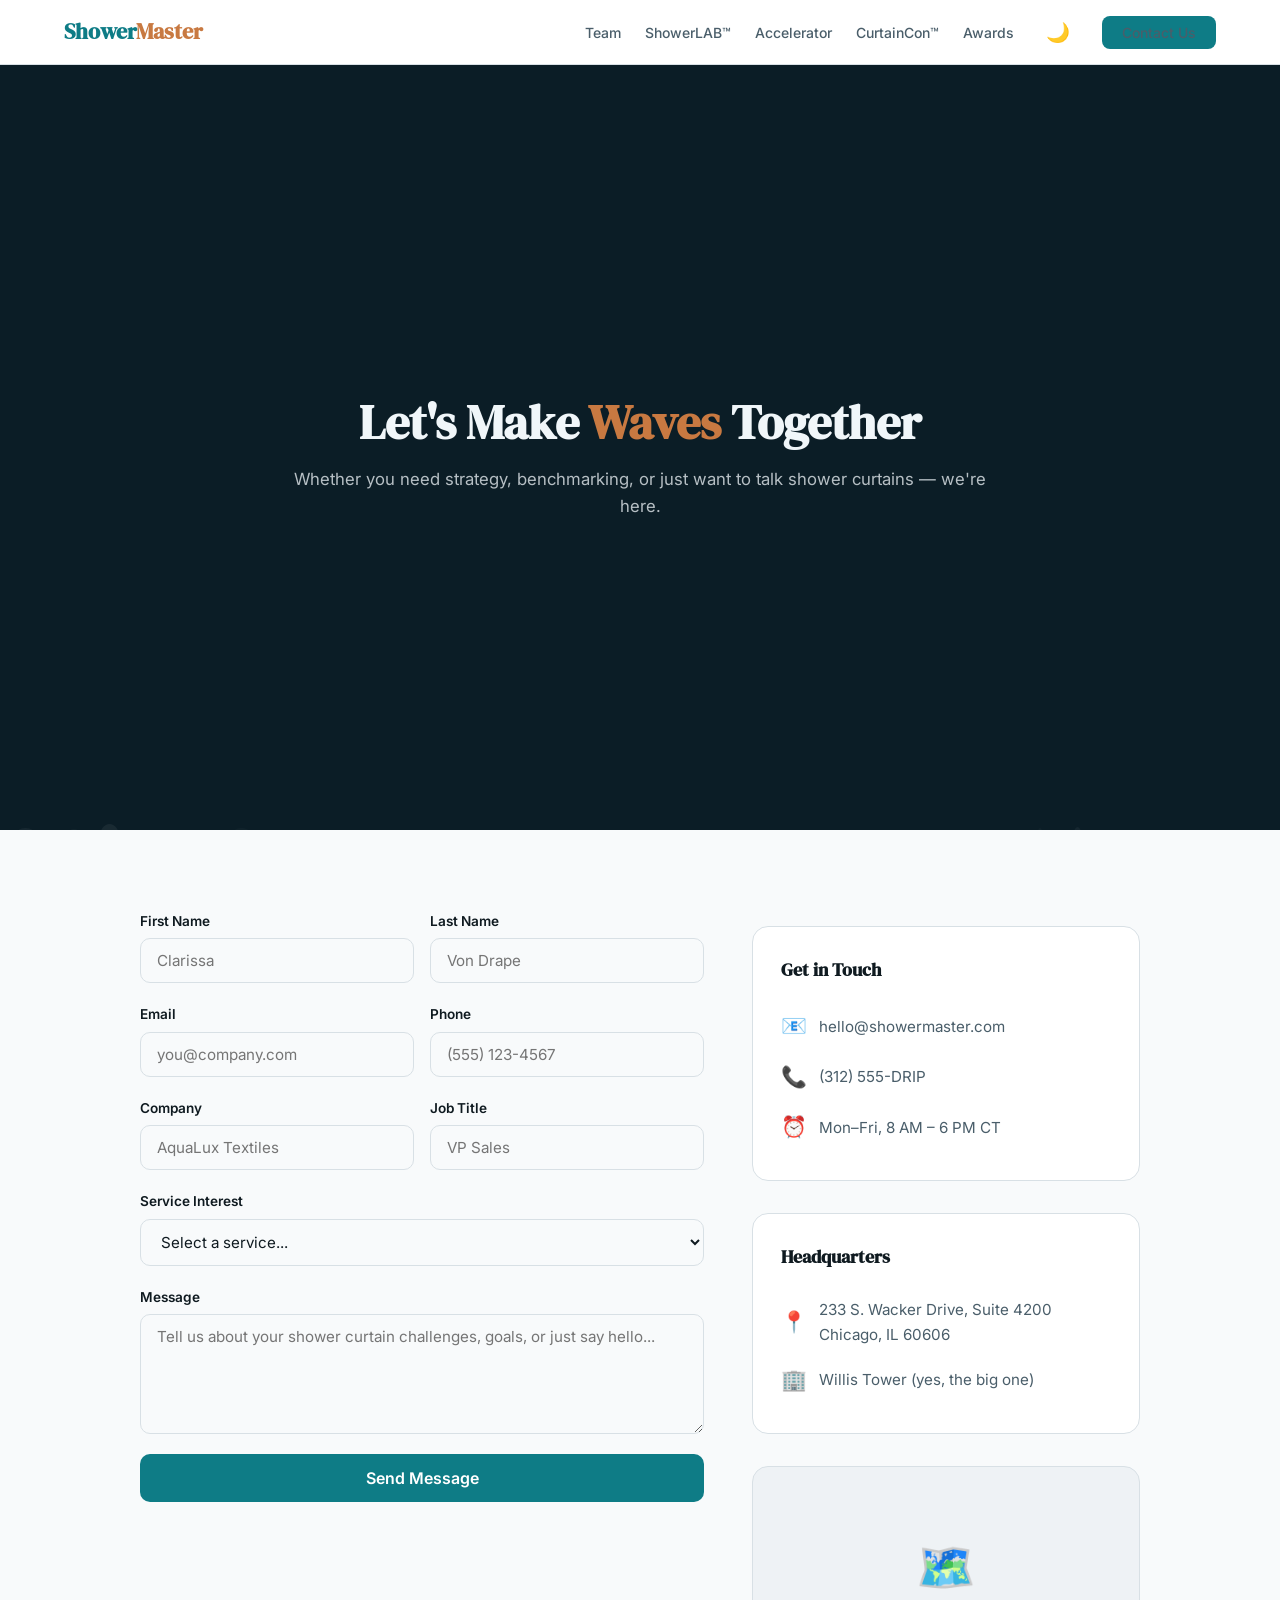
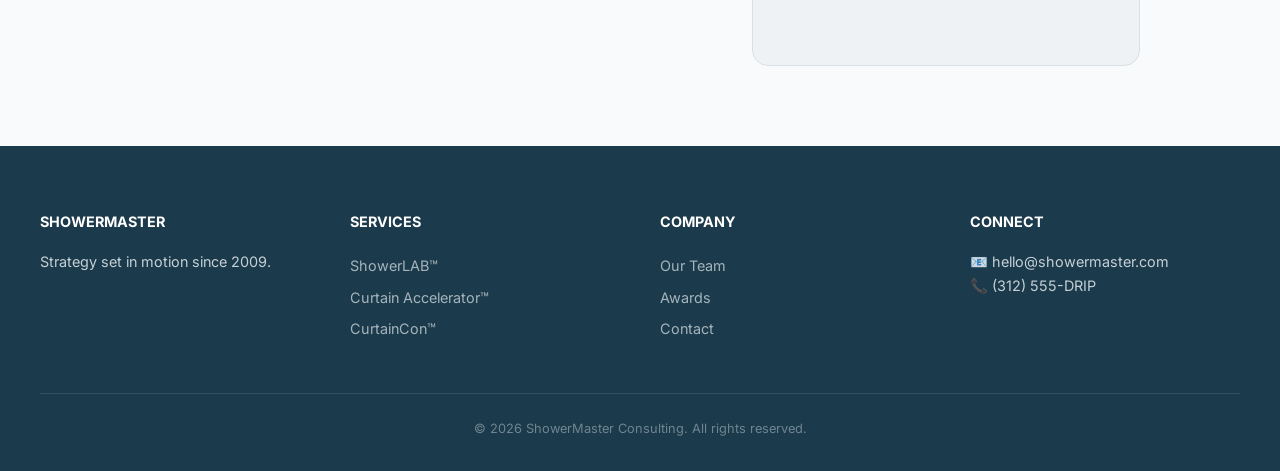
<file: contact.html>
<!DOCTYPE html>
<html lang="en" data-theme="light">
<head>
  <meta charset="UTF-8">
  <meta name="viewport" content="width=device-width, initial-scale=1.0">
  <title>Contact Us | ShowerMaster Consulting</title>
  <link rel="stylesheet" href="styles.css">
  <link rel="stylesheet" href="styles-extra.css">
  <style>
    @keyframes fadeInUp{from{opacity:0;transform:translateY(30px)}to{opacity:1;transform:translateY(0)}}
    @keyframes bubbleRise{0%{transform:translateY(100%) scale(0.5);opacity:0}50%{opacity:1}100%{transform:translateY(-100vh) scale(1);opacity:0}}
    #scroll-progress{position:fixed;top:0;left:0;height:3px;background:linear-gradient(90deg,var(--primary),var(--accent));z-index:10001;width:0;transition:width 50ms linear}
    .hero-bubbles{position:absolute;inset:0;overflow:hidden;pointer-events:none;z-index:1}
    .bubble{position:absolute;bottom:-20px;border-radius:50%;background:rgba(255,255,255,0.15);animation:bubbleRise linear infinite}
    .fade-in,.slide-up{opacity:0;transform:translateY(30px);transition:opacity 0.7s cubic-bezier(0.16,1,0.3,1),transform 0.7s cubic-bezier(0.16,1,0.3,1)}
    .fade-in.visible,.slide-up.visible{opacity:1;transform:translateY(0)}
    .site-nav{position:sticky;top:0;z-index:1000;background:var(--bg-elevated);border-bottom:1px solid var(--border);backdrop-filter:blur(12px)}
    .nav-inner{max-width:1200px;margin:0 auto;display:flex;align-items:center;justify-content:space-between;padding:0 24px;height:64px}
    .nav-logo{font-family:var(--font-display);font-size:1.4rem;color:var(--primary);text-decoration:none;font-weight:700}
    .nav-logo span{color:var(--accent)}
    .nav-links{display:flex;gap:24px;align-items:center;list-style:none;margin:0;padding:0}
    .nav-links a{color:var(--text-secondary);text-decoration:none;font-size:0.875rem;font-weight:500}
    .nav-links a:hover{color:var(--primary)}
    .nav-cta{background:var(--primary);color:#fff;padding:8px 20px;border-radius:8px;font-size:0.875rem;font-weight:600;text-decoration:none}
    .dark-toggle{background:none;border:none;font-size:1.2rem;cursor:pointer;padding:4px 8px;border-radius:6px}
    .nav-hamburger{display:none;background:none;border:none;font-size:1.5rem;cursor:pointer;color:var(--text-primary)}
    .hero{position:relative;background:var(--bg-hero);color:var(--text-on-dark);padding:100px 24px 80px;text-align:center;overflow:hidden}
    .hero-content{position:relative;z-index:2;max-width:700px;margin:0 auto}
    .hero h1{font-family:var(--font-display);font-size:clamp(2rem,4vw,3rem);margin:0 0 16px;line-height:1.15}
    .hero h1 em{color:var(--accent);font-style:normal}
    .hero p{font-size:1.05rem;color:rgba(240,246,249,0.75);margin:0;line-height:1.6}
    section{padding:80px 24px}.section-inner{max-width:1000px;margin:0 auto}

    /* Contact Layout */
    .contact-grid{display:grid;grid-template-columns:1fr 1fr;gap:48px;align-items:start}
    .contact-form{display:flex;flex-direction:column;gap:20px}
    .form-row{display:grid;grid-template-columns:1fr 1fr;gap:16px}
    .form-group{display:flex;flex-direction:column;gap:6px}
    .form-group label{font-weight:600;font-size:0.85rem;color:var(--text-primary)}
    .form-group input,.form-group select,.form-group textarea{padding:12px 16px;border:1px solid var(--border);border-radius:10px;font-size:0.95rem;background:var(--bg-primary);color:var(--text-primary);transition:border-color 0.2s;font-family:inherit}
    .form-group input:focus,.form-group select:focus,.form-group textarea:focus{outline:none;border-color:var(--primary);box-shadow:0 0 0 3px var(--primary-light)}
    .form-group textarea{min-height:120px;resize:vertical}
    .form-submit{background:var(--primary);color:#fff;padding:14px 32px;border:none;border-radius:10px;font-weight:600;font-size:1rem;cursor:pointer;transition:all 0.25s}
    .form-submit:hover{background:var(--primary-hover);transform:translateY(-2px);box-shadow:0 8px 24px rgba(14,124,134,0.3)}
    .form-success{background:var(--success);color:#fff;padding:12px 20px;border-radius:10px;text-align:center;font-weight:600;opacity:0;transform:translateY(-10px);transition:all 0.3s;margin-top:-8px}
    .form-success.visible{opacity:1;transform:translateY(0)}

    .contact-info{display:flex;flex-direction:column;gap:32px}
    .contact-info-card{background:var(--bg-elevated);border:1px solid var(--border);border-radius:16px;padding:28px}
    .contact-info-card h3{font-family:var(--font-display);font-size:1.15rem;color:var(--text-primary);margin:0 0 16px}
    .contact-detail{display:flex;align-items:center;gap:12px;padding:8px 0;color:var(--text-secondary);font-size:0.95rem}
    .contact-detail .icon{font-size:1.3rem;flex-shrink:0}
    .map-placeholder{background:var(--bg-sunken);border:1px solid var(--border);border-radius:16px;height:200px;display:flex;align-items:center;justify-content:center;font-size:3rem}

    .site-footer{background:var(--secondary);color:rgba(240,246,249,0.8);padding:64px 24px 32px}
    .footer-inner{max-width:1200px;margin:0 auto}
    .footer-grid{display:grid;grid-template-columns:repeat(auto-fit,minmax(200px,1fr));gap:40px;margin-bottom:48px}
    .footer-col h4{color:#fff;font-size:0.9rem;margin:0 0 16px;font-weight:700;text-transform:uppercase}
    .footer-col a{color:rgba(240,246,249,0.65);text-decoration:none;font-size:0.9rem;display:block;padding:4px 0}
    .footer-col a:hover{color:#fff}
    .footer-col p{font-size:0.9rem;margin:0}
    .footer-bottom{border-top:1px solid rgba(255,255,255,0.1);padding-top:24px;text-align:center;font-size:0.8rem;color:rgba(240,246,249,0.4)}
    @media(max-width:768px){
      .nav-links{display:none;position:absolute;top:64px;left:0;right:0;background:var(--bg-elevated);flex-direction:column;padding:20px;border-bottom:1px solid var(--border)}
      .nav-links.open{display:flex}.nav-hamburger{display:block}
      .contact-grid{grid-template-columns:1fr}
      .form-row{grid-template-columns:1fr}
    }
  </style>
</head>
<body>
<div id="scroll-progress"></div>
<nav class="site-nav"><div class="nav-inner">
  <a href="index.html" class="nav-logo">Shower<span>Master</span></a>
  <button class="nav-hamburger" aria-label="Menu">☰</button>
  <ul class="nav-links">
    <li><a href="about.html">Team</a></li>
    <li><a href="sales-lab.html">ShowerLAB™</a></li>
    <li><a href="sales-accelerator.html">Accelerator</a></li>
    <li><a href="emergence.html">CurtainCon™</a></li>
    <li><a href="awards.html">Awards</a></li>
    <li><button class="dark-toggle" aria-label="Toggle dark mode">🌙</button></li>
    <li><a href="contact.html" class="nav-cta">Contact Us</a></li>
  </ul>
</div></nav>

<section class="hero hero-parallax">
  <div class="hero-bubbles"></div>
  <div class="hero-content">
    <h1>Let's Make <em>Waves</em> Together</h1>
    <p>Whether you need strategy, benchmarking, or just want to talk shower curtains — we're here.</p>
  </div>
</section>

<section>
  <div class="section-inner">
    <div class="contact-grid">
      <form class="contact-form fade-in" onsubmit="return false">
        <div class="form-row">
          <div class="form-group">
            <label>First Name</label>
            <input type="text" placeholder="Clarissa" required>
          </div>
          <div class="form-group">
            <label>Last Name</label>
            <input type="text" placeholder="Von Drape">
          </div>
        </div>
        <div class="form-row">
          <div class="form-group">
            <label>Email</label>
            <input type="email" placeholder="you@company.com" required>
          </div>
          <div class="form-group">
            <label>Phone</label>
            <input type="tel" placeholder="(555) 123-4567">
          </div>
        </div>
        <div class="form-row">
          <div class="form-group">
            <label>Company</label>
            <input type="text" placeholder="AquaLux Textiles">
          </div>
          <div class="form-group">
            <label>Job Title</label>
            <input type="text" placeholder="VP Sales">
          </div>
        </div>
        <div class="form-group">
          <label>Service Interest</label>
          <select>
            <option value="">Select a service...</option>
            <option>Strategic Consulting</option>
            <option>ShowerLAB™ Benchmarking</option>
            <option>Curtain Accelerator™</option>
            <option>CurtainCon™ Forums</option>
            <option>Collaborative Innovation</option>
            <option>Design & Marketing</option>
            <option>Other / General Inquiry</option>
          </select>
        </div>
        <div class="form-group">
          <label>Message</label>
          <textarea placeholder="Tell us about your shower curtain challenges, goals, or just say hello..."></textarea>
        </div>
        <button type="submit" class="form-submit">Send Message</button>
        <div class="form-success">✅ Message sent! Our team will reach out within 24 hours.</div>
      </form>

      <div class="contact-info slide-up">
        <div class="contact-info-card">
          <h3>Get in Touch</h3>
          <div class="contact-detail"><span class="icon">📧</span> hello@showermaster.com</div>
          <div class="contact-detail"><span class="icon">📞</span> (312) 555-DRIP</div>
          <div class="contact-detail"><span class="icon">⏰</span> Mon–Fri, 8 AM – 6 PM CT</div>
        </div>
        <div class="contact-info-card">
          <h3>Headquarters</h3>
          <div class="contact-detail"><span class="icon">📍</span> 233 S. Wacker Drive, Suite 4200<br>Chicago, IL 60606</div>
          <div class="contact-detail"><span class="icon">🏢</span> Willis Tower (yes, the big one)</div>
        </div>
        <div class="map-placeholder">🗺️</div>
      </div>
    </div>
  </div>
</section>

<footer class="site-footer"><div class="footer-inner">
  <div class="footer-grid">
    <div class="footer-col"><h4>ShowerMaster</h4><p>Strategy set in motion since 2009.</p></div>
    <div class="footer-col"><h4>Services</h4><a href="sales-lab.html">ShowerLAB™</a><a href="sales-accelerator.html">Curtain Accelerator™</a><a href="emergence.html">CurtainCon™</a></div>
    <div class="footer-col"><h4>Company</h4><a href="about.html">Our Team</a><a href="awards.html">Awards</a><a href="contact.html">Contact</a></div>
    <div class="footer-col"><h4>Connect</h4><p>📧 hello@showermaster.com</p><p>📞 (312) 555-DRIP</p></div>
  </div>
  <div class="footer-bottom"><p>© 2026 ShowerMaster Consulting. All rights reserved.</p></div>
</div></footer>
<script src="scripts.js"></script>
</body>
</html>
</file>
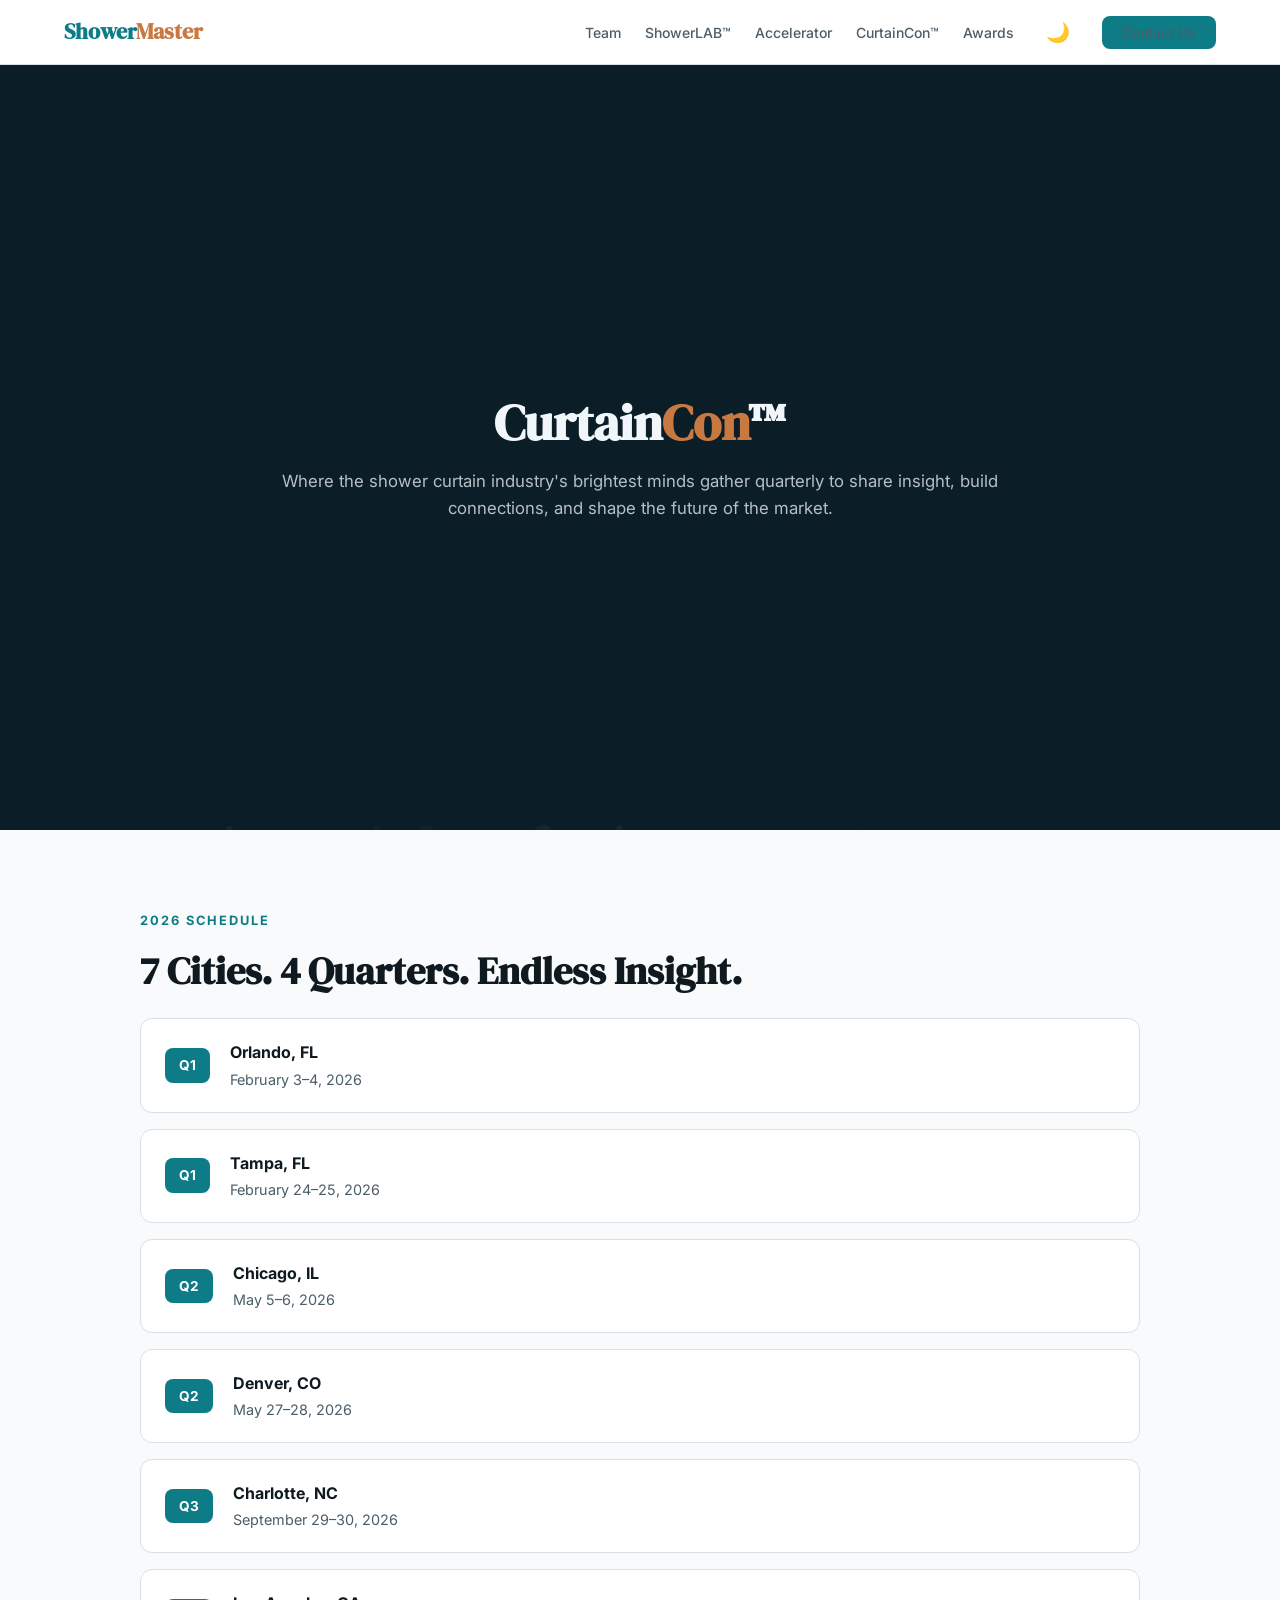
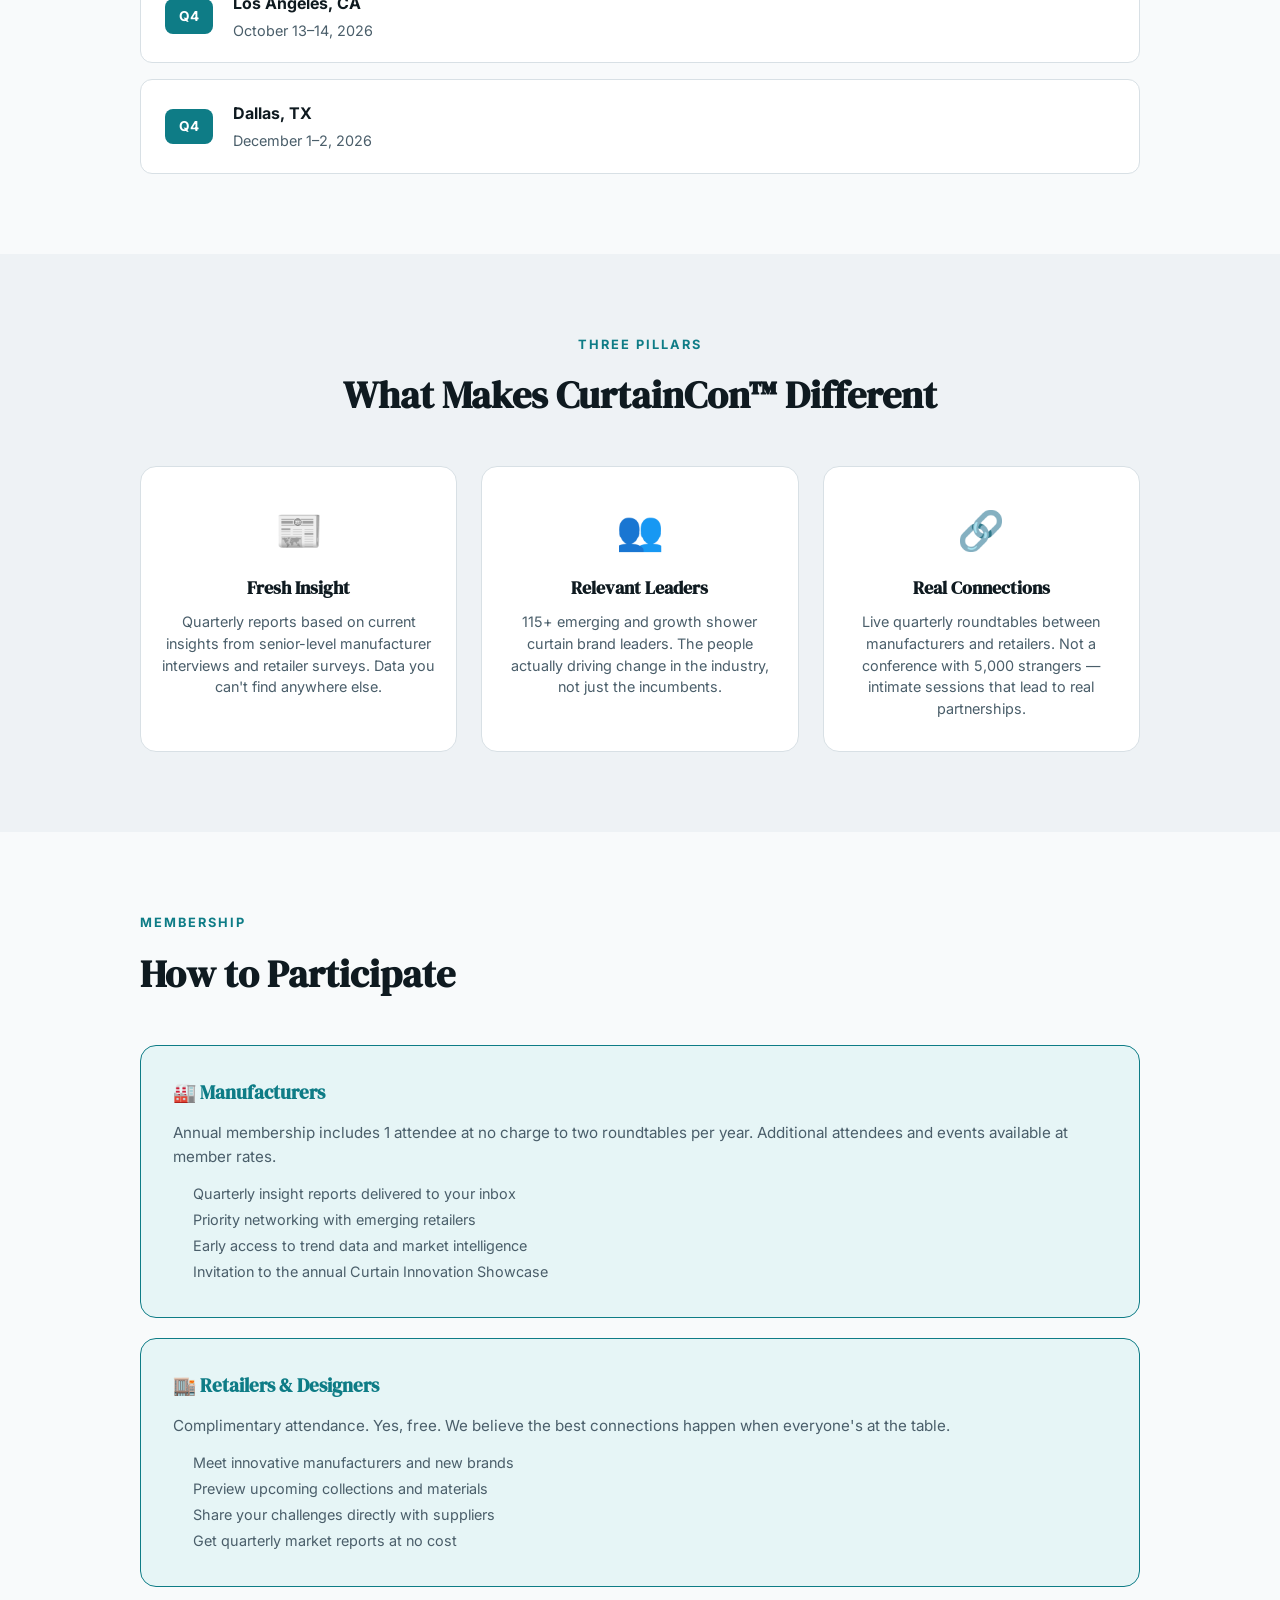
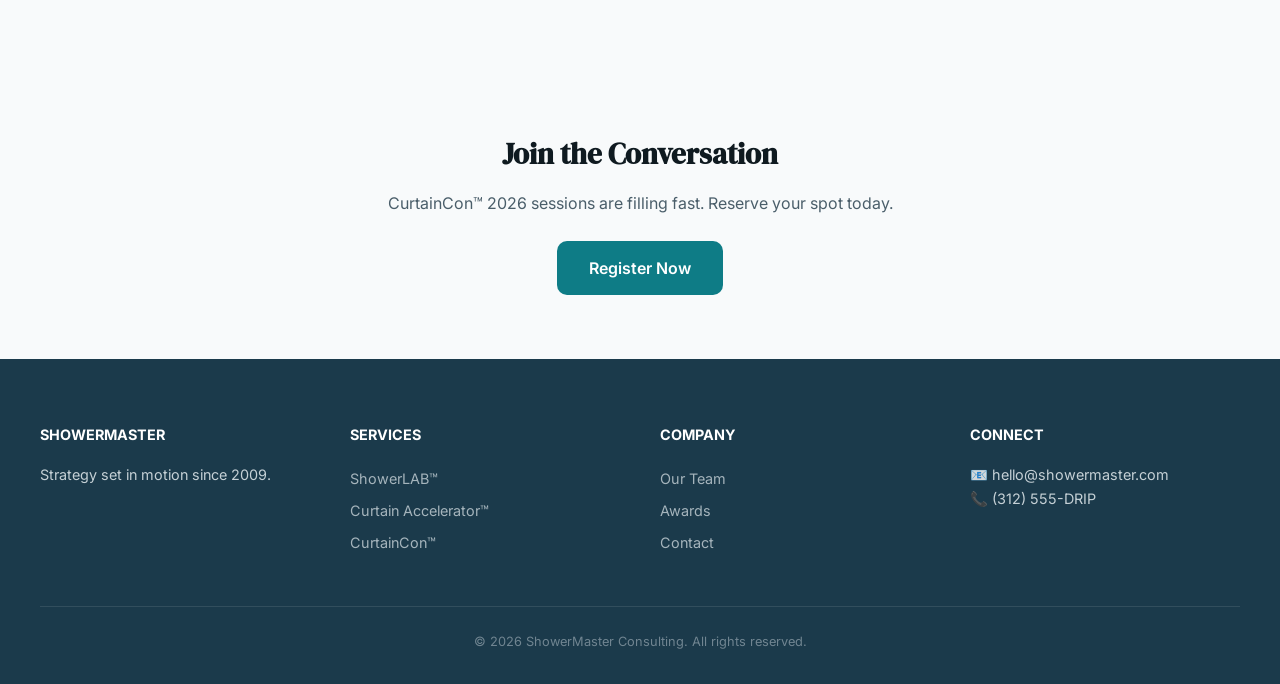
<file: emergence.html>
<!DOCTYPE html>
<html lang="en" data-theme="light">
<head>
  <meta charset="UTF-8">
  <meta name="viewport" content="width=device-width, initial-scale=1.0">
  <title>CurtainCon™ | ShowerMaster Consulting</title>
  <link rel="stylesheet" href="styles.css">
  <link rel="stylesheet" href="styles-extra.css">
  <style>
    @keyframes fadeInUp{from{opacity:0;transform:translateY(30px)}to{opacity:1;transform:translateY(0)}}
    @keyframes bubbleRise{0%{transform:translateY(100%) scale(0.5);opacity:0}50%{opacity:1}100%{transform:translateY(-100vh) scale(1);opacity:0}}
    #scroll-progress{position:fixed;top:0;left:0;height:3px;background:linear-gradient(90deg,var(--primary),var(--accent));z-index:10001;width:0;transition:width 50ms linear}
    .hero-bubbles{position:absolute;inset:0;overflow:hidden;pointer-events:none;z-index:1}
    .bubble{position:absolute;bottom:-20px;border-radius:50%;background:rgba(255,255,255,0.15);animation:bubbleRise linear infinite}
    .fade-in,.slide-up{opacity:0;transform:translateY(30px);transition:opacity 0.7s cubic-bezier(0.16,1,0.3,1),transform 0.7s cubic-bezier(0.16,1,0.3,1)}
    .fade-in.visible,.slide-up.visible{opacity:1;transform:translateY(0)}
    .site-nav{position:sticky;top:0;z-index:1000;background:var(--bg-elevated);border-bottom:1px solid var(--border);backdrop-filter:blur(12px)}
    .nav-inner{max-width:1200px;margin:0 auto;display:flex;align-items:center;justify-content:space-between;padding:0 24px;height:64px}
    .nav-logo{font-family:var(--font-display);font-size:1.4rem;color:var(--primary);text-decoration:none;font-weight:700}
    .nav-logo span{color:var(--accent)}
    .nav-links{display:flex;gap:24px;align-items:center;list-style:none;margin:0;padding:0}
    .nav-links a{color:var(--text-secondary);text-decoration:none;font-size:0.875rem;font-weight:500}
    .nav-links a:hover{color:var(--primary)}
    .nav-cta{background:var(--primary);color:#fff;padding:8px 20px;border-radius:8px;font-size:0.875rem;font-weight:600;text-decoration:none}
    .dark-toggle{background:none;border:none;font-size:1.2rem;cursor:pointer;padding:4px 8px;border-radius:6px}
    .nav-hamburger{display:none;background:none;border:none;font-size:1.5rem;cursor:pointer;color:var(--text-primary)}
    .hero{position:relative;background:var(--bg-hero);color:var(--text-on-dark);padding:100px 24px 80px;text-align:center;overflow:hidden}
    .hero-content{position:relative;z-index:2;max-width:750px;margin:0 auto}
    .hero h1{font-family:var(--font-display);font-size:clamp(2rem,4vw,3.2rem);margin:0 0 16px;line-height:1.15}
    .hero h1 em{color:var(--accent);font-style:normal}
    .hero p{font-size:1.05rem;color:rgba(240,246,249,0.75);margin:0;line-height:1.6}
    section{padding:80px 24px}.section-inner{max-width:1000px;margin:0 auto}
    .section-label{color:var(--primary);font-weight:700;font-size:0.8rem;letter-spacing:2px;text-transform:uppercase;margin-bottom:8px}
    .section-title{font-family:var(--font-display);font-size:clamp(1.8rem,3vw,2.4rem);color:var(--text-primary);margin:0 0 16px}
    .section-subtitle{color:var(--text-secondary);font-size:1rem;max-width:640px;line-height:1.6;margin:0 0 40px}
    .section-alt{background:var(--bg-sunken)}

    /* Schedule */
    .schedule-grid{display:grid;gap:16px}
    .schedule-item{display:flex;align-items:center;gap:20px;background:var(--bg-elevated);border:1px solid var(--border);border-radius:12px;padding:20px 24px;transition:all 0.2s}
    .schedule-item:hover{border-color:var(--primary);transform:translateX(4px)}
    .schedule-q{background:var(--primary);color:#fff;padding:6px 14px;border-radius:8px;font-weight:700;font-size:0.85rem;white-space:nowrap;flex-shrink:0}
    .schedule-info h4{margin:0 0 2px;color:var(--text-primary);font-size:1rem}
    .schedule-info p{margin:0;color:var(--text-secondary);font-size:0.9rem}

    /* Pillars */
    .pillars{display:grid;grid-template-columns:repeat(3,1fr);gap:24px;margin-top:40px}
    .pillar{text-align:center;padding:32px 20px;background:var(--bg-elevated);border:1px solid var(--border);border-radius:16px;transition:all 0.3s}
    .pillar:hover{transform:translateY(-4px);box-shadow:0 12px 32px rgba(0,0,0,0.06)}
    .pillar-icon{font-size:2.4rem;margin-bottom:12px}
    .pillar h3{font-family:var(--font-display);font-size:1.1rem;color:var(--text-primary);margin:0 0 8px}
    .pillar p{color:var(--text-secondary);font-size:0.9rem;line-height:1.5;margin:0}

    .highlight-box{background:var(--primary-light);border:1px solid var(--primary);border-radius:16px;padding:32px;margin-top:40px}
    .highlight-box h3{font-family:var(--font-display);color:var(--primary);margin:0 0 12px}
    .highlight-box p{color:var(--text-secondary);font-size:0.95rem;line-height:1.6;margin:0}
    .highlight-box ul{color:var(--text-secondary);font-size:0.9rem;line-height:1.8;margin:12px 0 0;padding:0 0 0 20px}

    .btn-primary{background:var(--primary);color:#fff;padding:14px 32px;border-radius:10px;font-weight:600;text-decoration:none;display:inline-block;transition:all 0.25s}
    .btn-primary:hover{background:var(--primary-hover);transform:translateY(-2px)}
    .cta-section{text-align:center;padding:64px 24px}
    .cta-section h2{font-family:var(--font-display);font-size:1.8rem;margin:0 0 12px;color:var(--text-primary)}
    .cta-section p{color:var(--text-secondary);margin:0 0 24px}
    .site-footer{background:var(--secondary);color:rgba(240,246,249,0.8);padding:64px 24px 32px}
    .footer-inner{max-width:1200px;margin:0 auto}
    .footer-grid{display:grid;grid-template-columns:repeat(auto-fit,minmax(200px,1fr));gap:40px;margin-bottom:48px}
    .footer-col h4{color:#fff;font-size:0.9rem;margin:0 0 16px;font-weight:700;text-transform:uppercase}
    .footer-col a{color:rgba(240,246,249,0.65);text-decoration:none;font-size:0.9rem;display:block;padding:4px 0}
    .footer-col a:hover{color:#fff}
    .footer-col p{font-size:0.9rem;margin:0}
    .footer-bottom{border-top:1px solid rgba(255,255,255,0.1);padding-top:24px;text-align:center;font-size:0.8rem;color:rgba(240,246,249,0.4)}
    @media(max-width:768px){
      .nav-links{display:none;position:absolute;top:64px;left:0;right:0;background:var(--bg-elevated);flex-direction:column;padding:20px;border-bottom:1px solid var(--border)}
      .nav-links.open{display:flex}.nav-hamburger{display:block}
      .pillars{grid-template-columns:1fr}
    }
  </style>
</head>
<body>
<div id="scroll-progress"></div>
<nav class="site-nav"><div class="nav-inner">
  <a href="index.html" class="nav-logo">Shower<span>Master</span></a>
  <button class="nav-hamburger" aria-label="Menu">☰</button>
  <ul class="nav-links">
    <li><a href="about.html">Team</a></li>
    <li><a href="sales-lab.html">ShowerLAB™</a></li>
    <li><a href="sales-accelerator.html">Accelerator</a></li>
    <li><a href="emergence.html">CurtainCon™</a></li>
    <li><a href="awards.html">Awards</a></li>
    <li><button class="dark-toggle" aria-label="Toggle dark mode">🌙</button></li>
    <li><a href="contact.html" class="nav-cta">Contact Us</a></li>
  </ul>
</div></nav>

<section class="hero hero-parallax">
  <div class="hero-bubbles"></div>
  <div class="hero-content">
    <h1>Curtain<em>Con</em>™</h1>
    <p>Where the shower curtain industry's brightest minds gather quarterly to share insight, build connections, and shape the future of the market.</p>
  </div>
</section>

<section>
  <div class="section-inner">
    <p class="section-label fade-in">2026 Schedule</p>
    <h2 class="section-title fade-in">7 Cities. 4 Quarters. Endless Insight.</h2>
    <div class="schedule-grid">
      <div class="schedule-item slide-up">
        <span class="schedule-q">Q1</span>
        <div class="schedule-info"><h4>Orlando, FL</h4><p>February 3–4, 2026</p></div>
      </div>
      <div class="schedule-item slide-up" style="transition-delay:0.05s">
        <span class="schedule-q">Q1</span>
        <div class="schedule-info"><h4>Tampa, FL</h4><p>February 24–25, 2026</p></div>
      </div>
      <div class="schedule-item slide-up" style="transition-delay:0.1s">
        <span class="schedule-q">Q2</span>
        <div class="schedule-info"><h4>Chicago, IL</h4><p>May 5–6, 2026</p></div>
      </div>
      <div class="schedule-item slide-up" style="transition-delay:0.15s">
        <span class="schedule-q">Q2</span>
        <div class="schedule-info"><h4>Denver, CO</h4><p>May 27–28, 2026</p></div>
      </div>
      <div class="schedule-item slide-up" style="transition-delay:0.2s">
        <span class="schedule-q">Q3</span>
        <div class="schedule-info"><h4>Charlotte, NC</h4><p>September 29–30, 2026</p></div>
      </div>
      <div class="schedule-item slide-up" style="transition-delay:0.25s">
        <span class="schedule-q">Q4</span>
        <div class="schedule-info"><h4>Los Angeles, CA</h4><p>October 13–14, 2026</p></div>
      </div>
      <div class="schedule-item slide-up" style="transition-delay:0.3s">
        <span class="schedule-q">Q4</span>
        <div class="schedule-info"><h4>Dallas, TX</h4><p>December 1–2, 2026</p></div>
      </div>
    </div>
  </div>
</section>

<section class="section-alt">
  <div class="section-inner" style="text-align:center">
    <p class="section-label fade-in">Three Pillars</p>
    <h2 class="section-title fade-in">What Makes CurtainCon™ Different</h2>
    <div class="pillars">
      <div class="pillar slide-up">
        <div class="pillar-icon">📰</div>
        <h3>Fresh Insight</h3>
        <p>Quarterly reports based on current insights from senior-level manufacturer interviews and retailer surveys. Data you can't find anywhere else.</p>
      </div>
      <div class="pillar slide-up" style="transition-delay:0.1s">
        <div class="pillar-icon">👥</div>
        <h3>Relevant Leaders</h3>
        <p>115+ emerging and growth shower curtain brand leaders. The people actually driving change in the industry, not just the incumbents.</p>
      </div>
      <div class="pillar slide-up" style="transition-delay:0.2s">
        <div class="pillar-icon">🔗</div>
        <h3>Real Connections</h3>
        <p>Live quarterly roundtables between manufacturers and retailers. Not a conference with 5,000 strangers — intimate sessions that lead to real partnerships.</p>
      </div>
    </div>
  </div>
</section>

<section>
  <div class="section-inner">
    <p class="section-label fade-in">Membership</p>
    <h2 class="section-title fade-in">How to Participate</h2>
    <div class="highlight-box slide-up">
      <h3>🏭 Manufacturers</h3>
      <p>Annual membership includes 1 attendee at no charge to two roundtables per year. Additional attendees and events available at member rates.</p>
      <ul>
        <li>Quarterly insight reports delivered to your inbox</li>
        <li>Priority networking with emerging retailers</li>
        <li>Early access to trend data and market intelligence</li>
        <li>Invitation to the annual Curtain Innovation Showcase</li>
      </ul>
    </div>
    <div class="highlight-box slide-up" style="margin-top:20px">
      <h3>🏬 Retailers & Designers</h3>
      <p>Complimentary attendance. Yes, free. We believe the best connections happen when everyone's at the table.</p>
      <ul>
        <li>Meet innovative manufacturers and new brands</li>
        <li>Preview upcoming collections and materials</li>
        <li>Share your challenges directly with suppliers</li>
        <li>Get quarterly market reports at no cost</li>
      </ul>
    </div>
  </div>
</section>

<section class="cta-section">
  <h2 class="fade-in">Join the Conversation</h2>
  <p class="fade-in">CurtainCon™ 2026 sessions are filling fast. Reserve your spot today.</p>
  <a href="contact.html" class="btn-primary fade-in">Register Now</a>
</section>

<footer class="site-footer"><div class="footer-inner">
  <div class="footer-grid">
    <div class="footer-col"><h4>ShowerMaster</h4><p>Strategy set in motion since 2009.</p></div>
    <div class="footer-col"><h4>Services</h4><a href="sales-lab.html">ShowerLAB™</a><a href="sales-accelerator.html">Curtain Accelerator™</a><a href="emergence.html">CurtainCon™</a></div>
    <div class="footer-col"><h4>Company</h4><a href="about.html">Our Team</a><a href="awards.html">Awards</a><a href="contact.html">Contact</a></div>
    <div class="footer-col"><h4>Connect</h4><p>📧 hello@showermaster.com</p><p>📞 (312) 555-DRIP</p></div>
  </div>
  <div class="footer-bottom"><p>© 2026 ShowerMaster Consulting. All rights reserved.</p></div>
</div></footer>
<script src="scripts.js"></script>
</body>
</html>
</file>
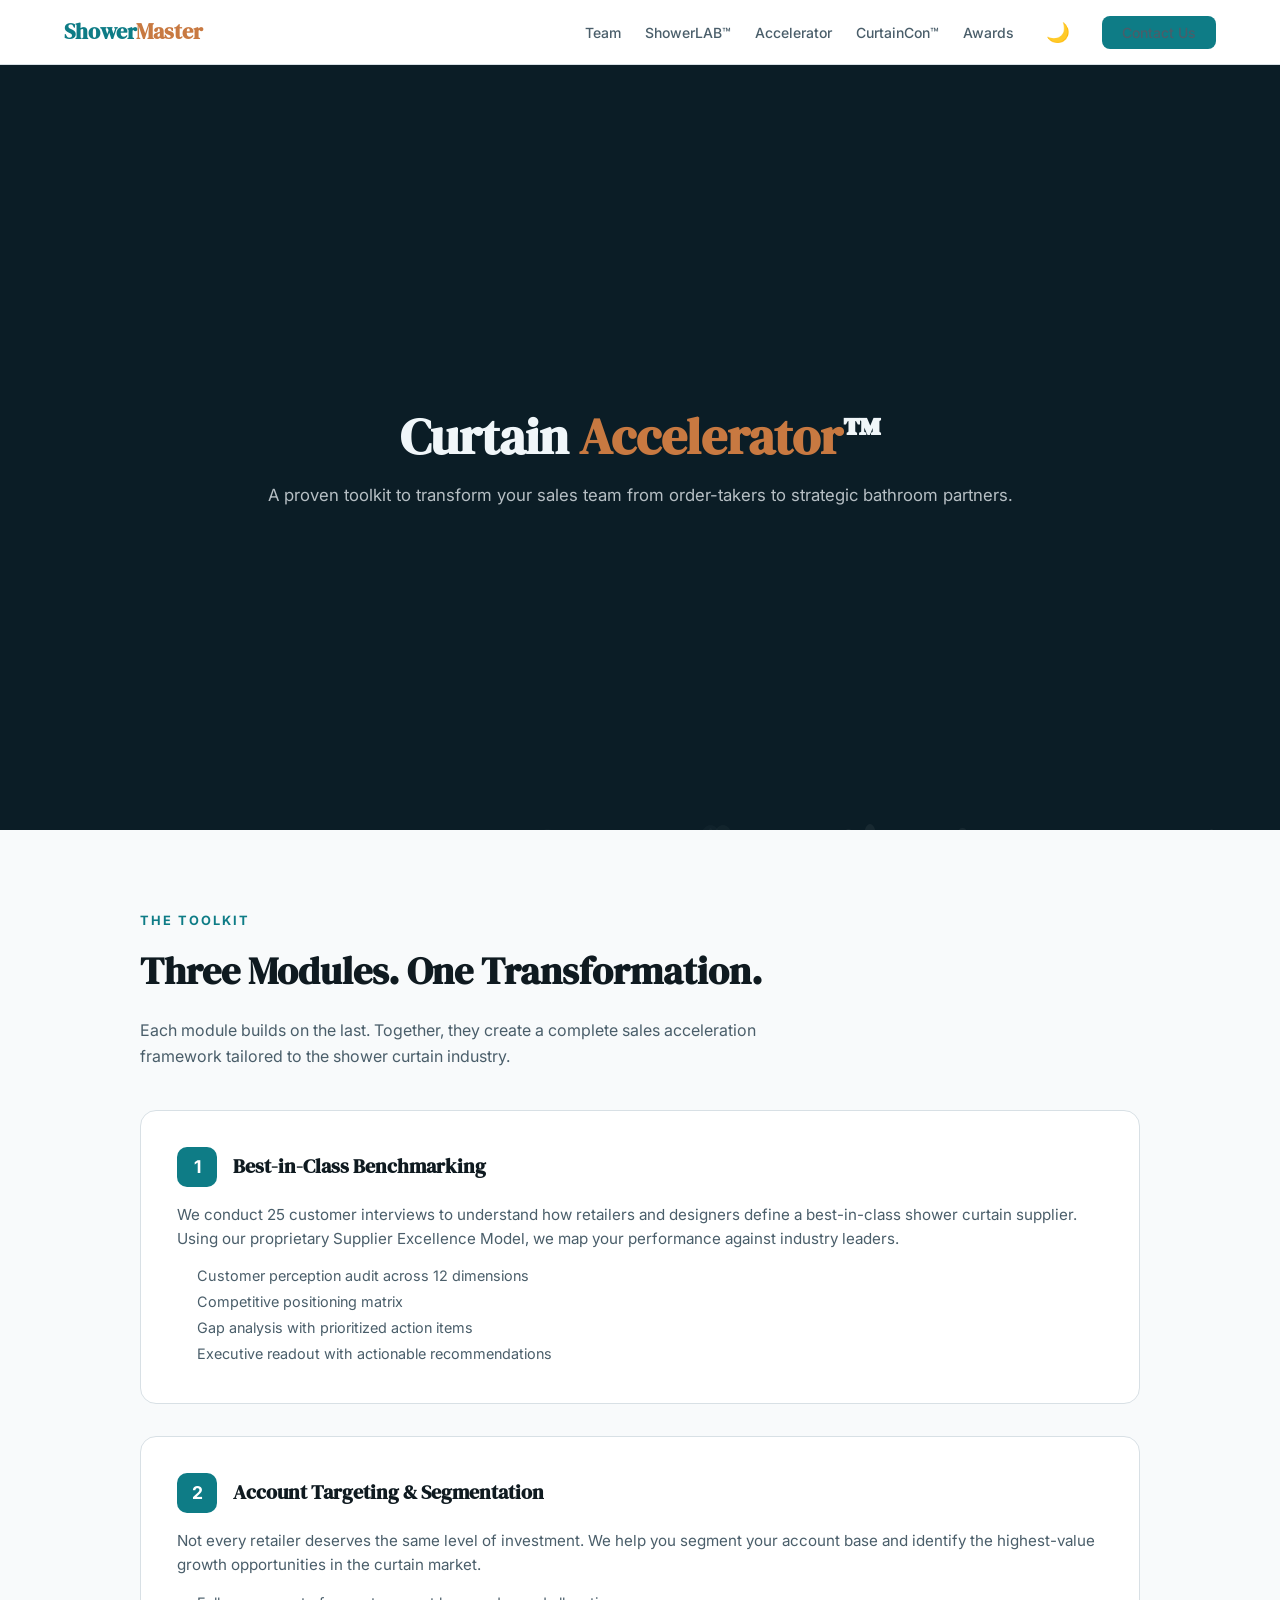
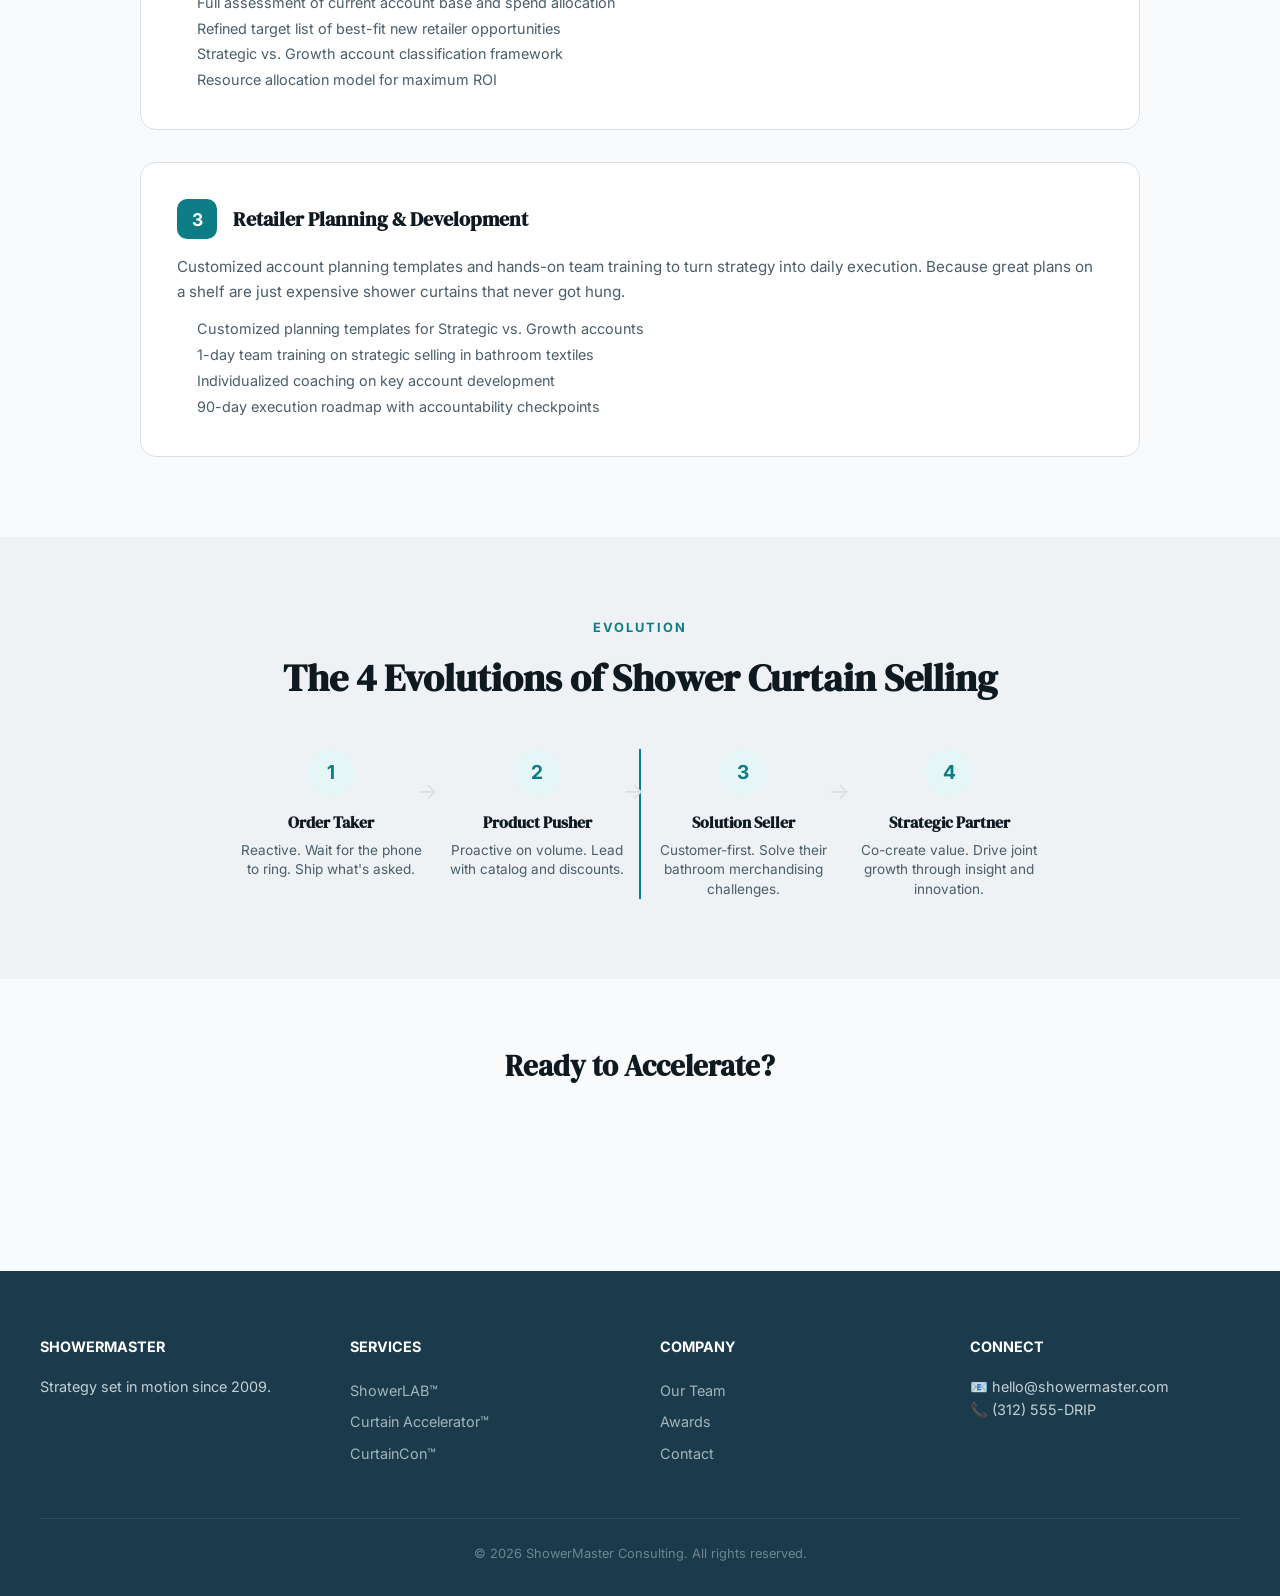
<file: sales-accelerator.html>
<!DOCTYPE html>
<html lang="en" data-theme="light">
<head>
  <meta charset="UTF-8">
  <meta name="viewport" content="width=device-width, initial-scale=1.0">
  <title>Curtain Accelerator™ | ShowerMaster Consulting</title>
  <link rel="stylesheet" href="styles.css">
  <link rel="stylesheet" href="styles-extra.css">
  <style>
    @keyframes fadeInUp{from{opacity:0;transform:translateY(30px)}to{opacity:1;transform:translateY(0)}}
    @keyframes bubbleRise{0%{transform:translateY(100%) scale(0.5);opacity:0}50%{opacity:1}100%{transform:translateY(-100vh) scale(1);opacity:0}}
    #scroll-progress{position:fixed;top:0;left:0;height:3px;background:linear-gradient(90deg,var(--primary),var(--accent));z-index:10001;width:0;transition:width 50ms linear}
    .hero-bubbles{position:absolute;inset:0;overflow:hidden;pointer-events:none;z-index:1}
    .bubble{position:absolute;bottom:-20px;border-radius:50%;background:rgba(255,255,255,0.15);animation:bubbleRise linear infinite}
    .fade-in,.slide-up{opacity:0;transform:translateY(30px);transition:opacity 0.7s cubic-bezier(0.16,1,0.3,1),transform 0.7s cubic-bezier(0.16,1,0.3,1)}
    .fade-in.visible,.slide-up.visible{opacity:1;transform:translateY(0)}
    .site-nav{position:sticky;top:0;z-index:1000;background:var(--bg-elevated);border-bottom:1px solid var(--border);backdrop-filter:blur(12px)}
    .nav-inner{max-width:1200px;margin:0 auto;display:flex;align-items:center;justify-content:space-between;padding:0 24px;height:64px}
    .nav-logo{font-family:var(--font-display);font-size:1.4rem;color:var(--primary);text-decoration:none;font-weight:700}
    .nav-logo span{color:var(--accent)}
    .nav-links{display:flex;gap:24px;align-items:center;list-style:none;margin:0;padding:0}
    .nav-links a{color:var(--text-secondary);text-decoration:none;font-size:0.875rem;font-weight:500}
    .nav-links a:hover{color:var(--primary)}
    .nav-cta{background:var(--primary);color:#fff;padding:8px 20px;border-radius:8px;font-size:0.875rem;font-weight:600;text-decoration:none}
    .dark-toggle{background:none;border:none;font-size:1.2rem;cursor:pointer;padding:4px 8px;border-radius:6px}
    .nav-hamburger{display:none;background:none;border:none;font-size:1.5rem;cursor:pointer;color:var(--text-primary)}
    .hero{position:relative;background:var(--bg-hero);color:var(--text-on-dark);padding:100px 24px 80px;text-align:center;overflow:hidden}
    .hero-content{position:relative;z-index:2;max-width:750px;margin:0 auto}
    .hero h1{font-family:var(--font-display);font-size:clamp(2rem,4vw,3.2rem);margin:0 0 16px;line-height:1.15}
    .hero h1 em{color:var(--accent);font-style:normal}
    .hero p{font-size:1.05rem;color:rgba(240,246,249,0.75);margin:0;line-height:1.6}
    section{padding:80px 24px}.section-inner{max-width:1000px;margin:0 auto}
    .section-label{color:var(--primary);font-weight:700;font-size:0.8rem;letter-spacing:2px;text-transform:uppercase;margin-bottom:8px}
    .section-title{font-family:var(--font-display);font-size:clamp(1.8rem,3vw,2.4rem);color:var(--text-primary);margin:0 0 16px}
    .section-subtitle{color:var(--text-secondary);font-size:1rem;max-width:640px;line-height:1.6;margin:0 0 40px}
    .section-alt{background:var(--bg-sunken)}

    /* Modules */
    .modules{display:flex;flex-direction:column;gap:32px}
    .module{background:var(--bg-elevated);border:1px solid var(--border);border-radius:16px;padding:36px;transition:all 0.3s}
    .module:hover{box-shadow:0 12px 32px rgba(0,0,0,0.06)}
    .module-header{display:flex;align-items:center;gap:16px;margin-bottom:16px}
    .module-num{background:var(--primary);color:#fff;width:40px;height:40px;border-radius:10px;display:flex;align-items:center;justify-content:center;font-weight:700;font-size:1.1rem;flex-shrink:0}
    .module h3{font-family:var(--font-display);font-size:1.25rem;color:var(--text-primary);margin:0}
    .module p{color:var(--text-secondary);font-size:0.95rem;line-height:1.6;margin:0 0 12px}
    .module ul{margin:0;padding:0 0 0 20px;color:var(--text-secondary);font-size:0.9rem;line-height:1.8}

    /* Evolutions Timeline */
    .timeline{display:grid;grid-template-columns:repeat(4,1fr);gap:24px;margin-top:40px}
    .timeline-step{text-align:center;position:relative}
    .timeline-step::after{content:'→';position:absolute;right:-16px;top:24px;font-size:1.4rem;color:var(--border)}
    .timeline-step:last-child::after{display:none}
    .step-num{width:48px;height:48px;border-radius:50%;background:var(--primary-light);color:var(--primary);font-weight:700;font-size:1.2rem;display:flex;align-items:center;justify-content:center;margin:0 auto 12px}
    .timeline-step h4{font-family:var(--font-display);font-size:1rem;color:var(--text-primary);margin:0 0 6px}
    .timeline-step p{color:var(--text-secondary);font-size:0.85rem;line-height:1.4;margin:0}

    .btn-primary{background:var(--primary);color:#fff;padding:14px 32px;border-radius:10px;font-weight:600;text-decoration:none;display:inline-block;transition:all 0.25s}
    .btn-primary:hover{background:var(--primary-hover);transform:translateY(-2px)}
    .cta-section{text-align:center;padding:64px 24px}
    .cta-section h2{font-family:var(--font-display);font-size:1.8rem;margin:0 0 12px;color:var(--text-primary)}
    .cta-section p{color:var(--text-secondary);margin:0 0 24px}
    .site-footer{background:var(--secondary);color:rgba(240,246,249,0.8);padding:64px 24px 32px}
    .footer-inner{max-width:1200px;margin:0 auto}
    .footer-grid{display:grid;grid-template-columns:repeat(auto-fit,minmax(200px,1fr));gap:40px;margin-bottom:48px}
    .footer-col h4{color:#fff;font-size:0.9rem;margin:0 0 16px;font-weight:700;text-transform:uppercase}
    .footer-col a{color:rgba(240,246,249,0.65);text-decoration:none;font-size:0.9rem;display:block;padding:4px 0}
    .footer-col a:hover{color:#fff}
    .footer-col p{font-size:0.9rem;line-height:1.6;margin:0}
    .footer-bottom{border-top:1px solid rgba(255,255,255,0.1);padding-top:24px;text-align:center;font-size:0.8rem;color:rgba(240,246,249,0.4)}
    @media(max-width:768px){
      .nav-links{display:none;position:absolute;top:64px;left:0;right:0;background:var(--bg-elevated);flex-direction:column;padding:20px;border-bottom:1px solid var(--border)}
      .nav-links.open{display:flex}.nav-hamburger{display:block}
      .timeline{grid-template-columns:1fr 1fr}.timeline-step::after{display:none}
    }
  </style>
</head>
<body>
<div id="scroll-progress"></div>
<nav class="site-nav"><div class="nav-inner">
  <a href="index.html" class="nav-logo">Shower<span>Master</span></a>
  <button class="nav-hamburger" aria-label="Menu">☰</button>
  <ul class="nav-links">
    <li><a href="about.html">Team</a></li>
    <li><a href="sales-lab.html">ShowerLAB™</a></li>
    <li><a href="sales-accelerator.html">Accelerator</a></li>
    <li><a href="emergence.html">CurtainCon™</a></li>
    <li><a href="awards.html">Awards</a></li>
    <li><button class="dark-toggle" aria-label="Toggle dark mode">🌙</button></li>
    <li><a href="contact.html" class="nav-cta">Contact Us</a></li>
  </ul>
</div></nav>

<section class="hero hero-parallax">
  <div class="hero-bubbles"></div>
  <div class="hero-content">
    <h1>Curtain <em>Accelerator</em>™</h1>
    <p>A proven toolkit to transform your sales team from order-takers to strategic bathroom partners.</p>
  </div>
</section>

<section>
  <div class="section-inner">
    <p class="section-label fade-in">The Toolkit</p>
    <h2 class="section-title fade-in">Three Modules. One Transformation.</h2>
    <p class="section-subtitle fade-in">Each module builds on the last. Together, they create a complete sales acceleration framework tailored to the shower curtain industry.</p>
    <div class="modules">
      <div class="module slide-up">
        <div class="module-header">
          <span class="module-num">1</span>
          <h3>Best-in-Class Benchmarking</h3>
        </div>
        <p>We conduct 25 customer interviews to understand how retailers and designers define a best-in-class shower curtain supplier. Using our proprietary Supplier Excellence Model, we map your performance against industry leaders.</p>
        <ul>
          <li>Customer perception audit across 12 dimensions</li>
          <li>Competitive positioning matrix</li>
          <li>Gap analysis with prioritized action items</li>
          <li>Executive readout with actionable recommendations</li>
        </ul>
      </div>
      <div class="module slide-up" style="transition-delay:0.15s">
        <div class="module-header">
          <span class="module-num">2</span>
          <h3>Account Targeting & Segmentation</h3>
        </div>
        <p>Not every retailer deserves the same level of investment. We help you segment your account base and identify the highest-value growth opportunities in the curtain market.</p>
        <ul>
          <li>Full assessment of current account base and spend allocation</li>
          <li>Refined target list of best-fit new retailer opportunities</li>
          <li>Strategic vs. Growth account classification framework</li>
          <li>Resource allocation model for maximum ROI</li>
        </ul>
      </div>
      <div class="module slide-up" style="transition-delay:0.3s">
        <div class="module-header">
          <span class="module-num">3</span>
          <h3>Retailer Planning & Development</h3>
        </div>
        <p>Customized account planning templates and hands-on team training to turn strategy into daily execution. Because great plans on a shelf are just expensive shower curtains that never got hung.</p>
        <ul>
          <li>Customized planning templates for Strategic vs. Growth accounts</li>
          <li>1-day team training on strategic selling in bathroom textiles</li>
          <li>Individualized coaching on key account development</li>
          <li>90-day execution roadmap with accountability checkpoints</li>
        </ul>
      </div>
    </div>
  </div>
</section>

<section class="section-alt">
  <div class="section-inner" style="text-align:center">
    <p class="section-label fade-in">Evolution</p>
    <h2 class="section-title fade-in">The 4 Evolutions of Shower Curtain Selling</h2>
    <div class="timeline">
      <div class="timeline-step slide-up">
        <div class="step-num">1</div>
        <h4>Order Taker</h4>
        <p>Reactive. Wait for the phone to ring. Ship what's asked.</p>
      </div>
      <div class="timeline-step slide-up" style="transition-delay:0.1s">
        <div class="step-num">2</div>
        <h4>Product Pusher</h4>
        <p>Proactive on volume. Lead with catalog and discounts.</p>
      </div>
      <div class="timeline-step slide-up" style="transition-delay:0.2s">
        <div class="step-num">3</div>
        <h4>Solution Seller</h4>
        <p>Customer-first. Solve their bathroom merchandising challenges.</p>
      </div>
      <div class="timeline-step slide-up" style="transition-delay:0.3s">
        <div class="step-num">4</div>
        <h4>Strategic Partner</h4>
        <p>Co-create value. Drive joint growth through insight and innovation.</p>
      </div>
    </div>
  </div>
</section>

<section class="cta-section">
  <h2 class="fade-in">Ready to Accelerate?</h2>
  <p class="fade-in">Transform your sales team's approach to the shower curtain market.</p>
  <a href="contact.html" class="btn-primary fade-in">Get Started Today</a>
</section>

<footer class="site-footer"><div class="footer-inner">
  <div class="footer-grid">
    <div class="footer-col"><h4>ShowerMaster</h4><p>Strategy set in motion since 2009.</p></div>
    <div class="footer-col"><h4>Services</h4><a href="sales-lab.html">ShowerLAB™</a><a href="sales-accelerator.html">Curtain Accelerator™</a><a href="emergence.html">CurtainCon™</a></div>
    <div class="footer-col"><h4>Company</h4><a href="about.html">Our Team</a><a href="awards.html">Awards</a><a href="contact.html">Contact</a></div>
    <div class="footer-col"><h4>Connect</h4><p>📧 hello@showermaster.com</p><p>📞 (312) 555-DRIP</p></div>
  </div>
  <div class="footer-bottom"><p>© 2026 ShowerMaster Consulting. All rights reserved.</p></div>
</div></footer>
<script src="scripts.js"></script>
</body>
</html>
</file>
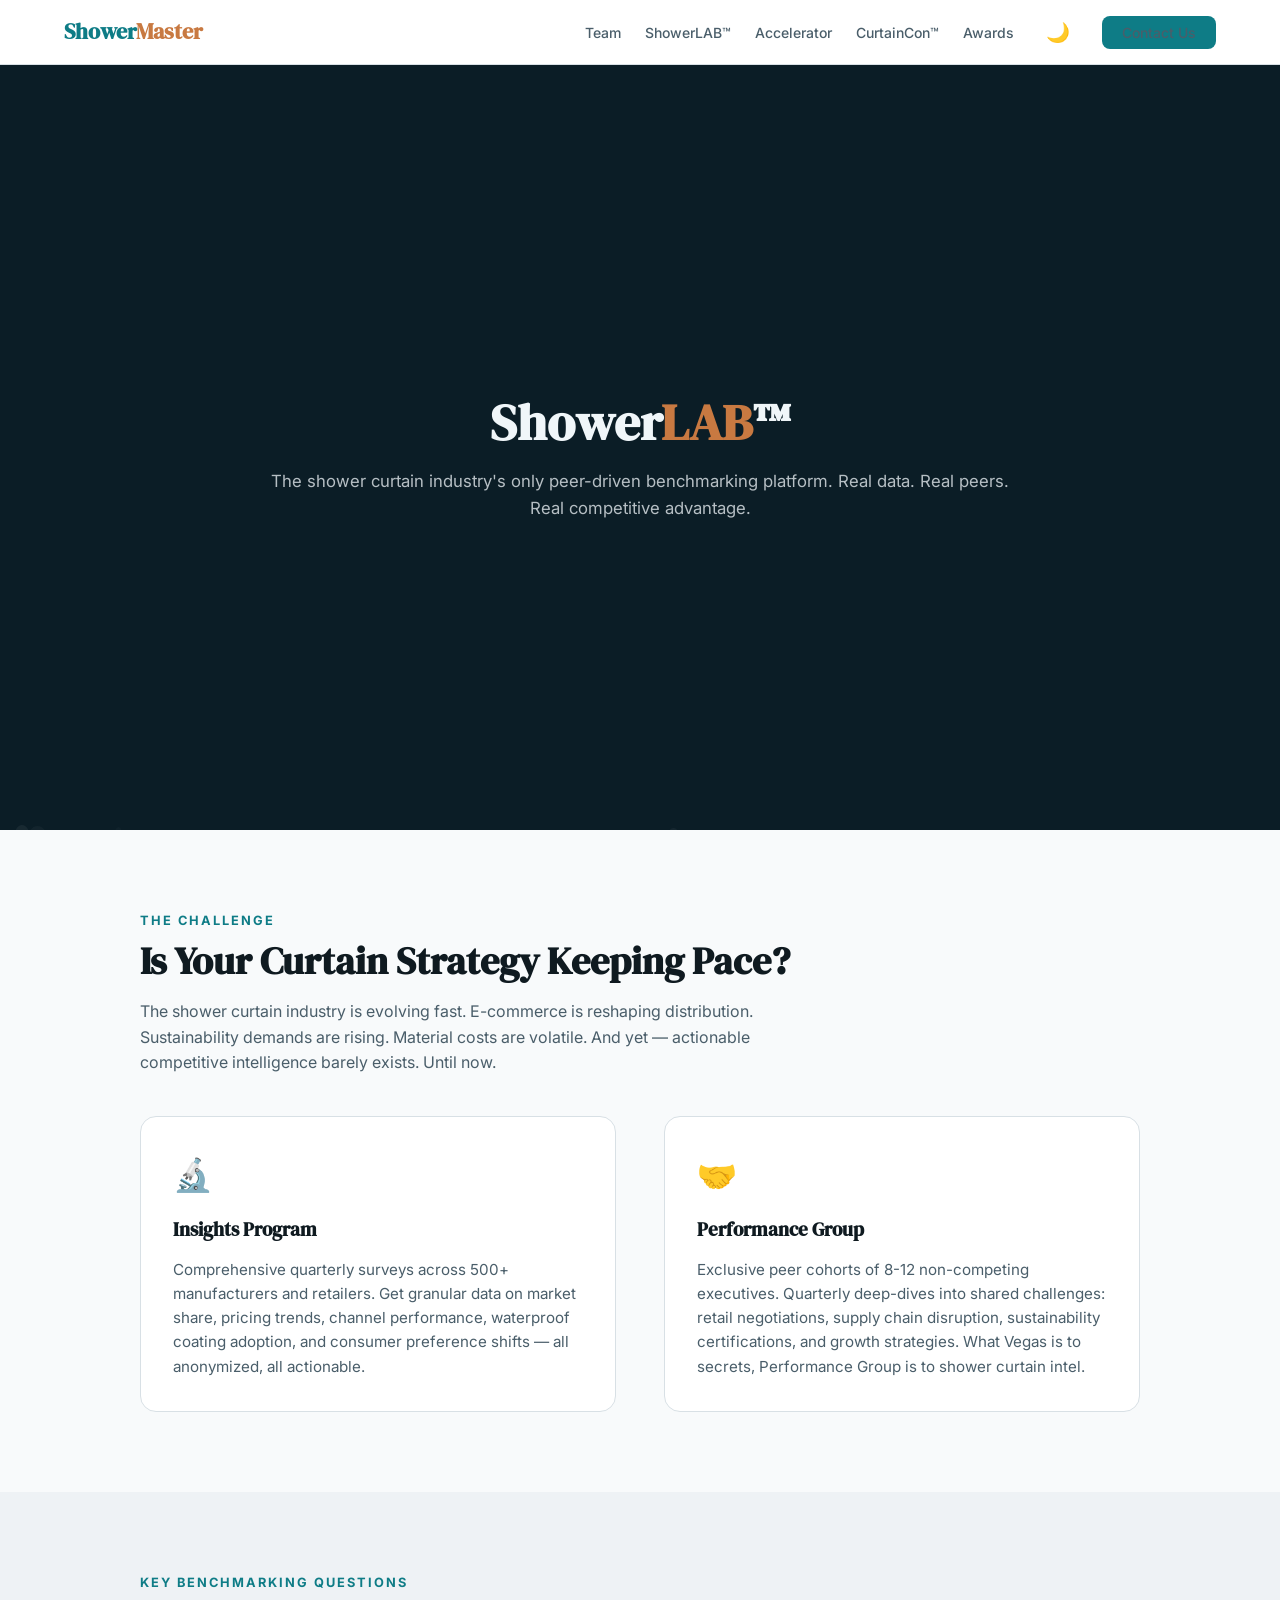
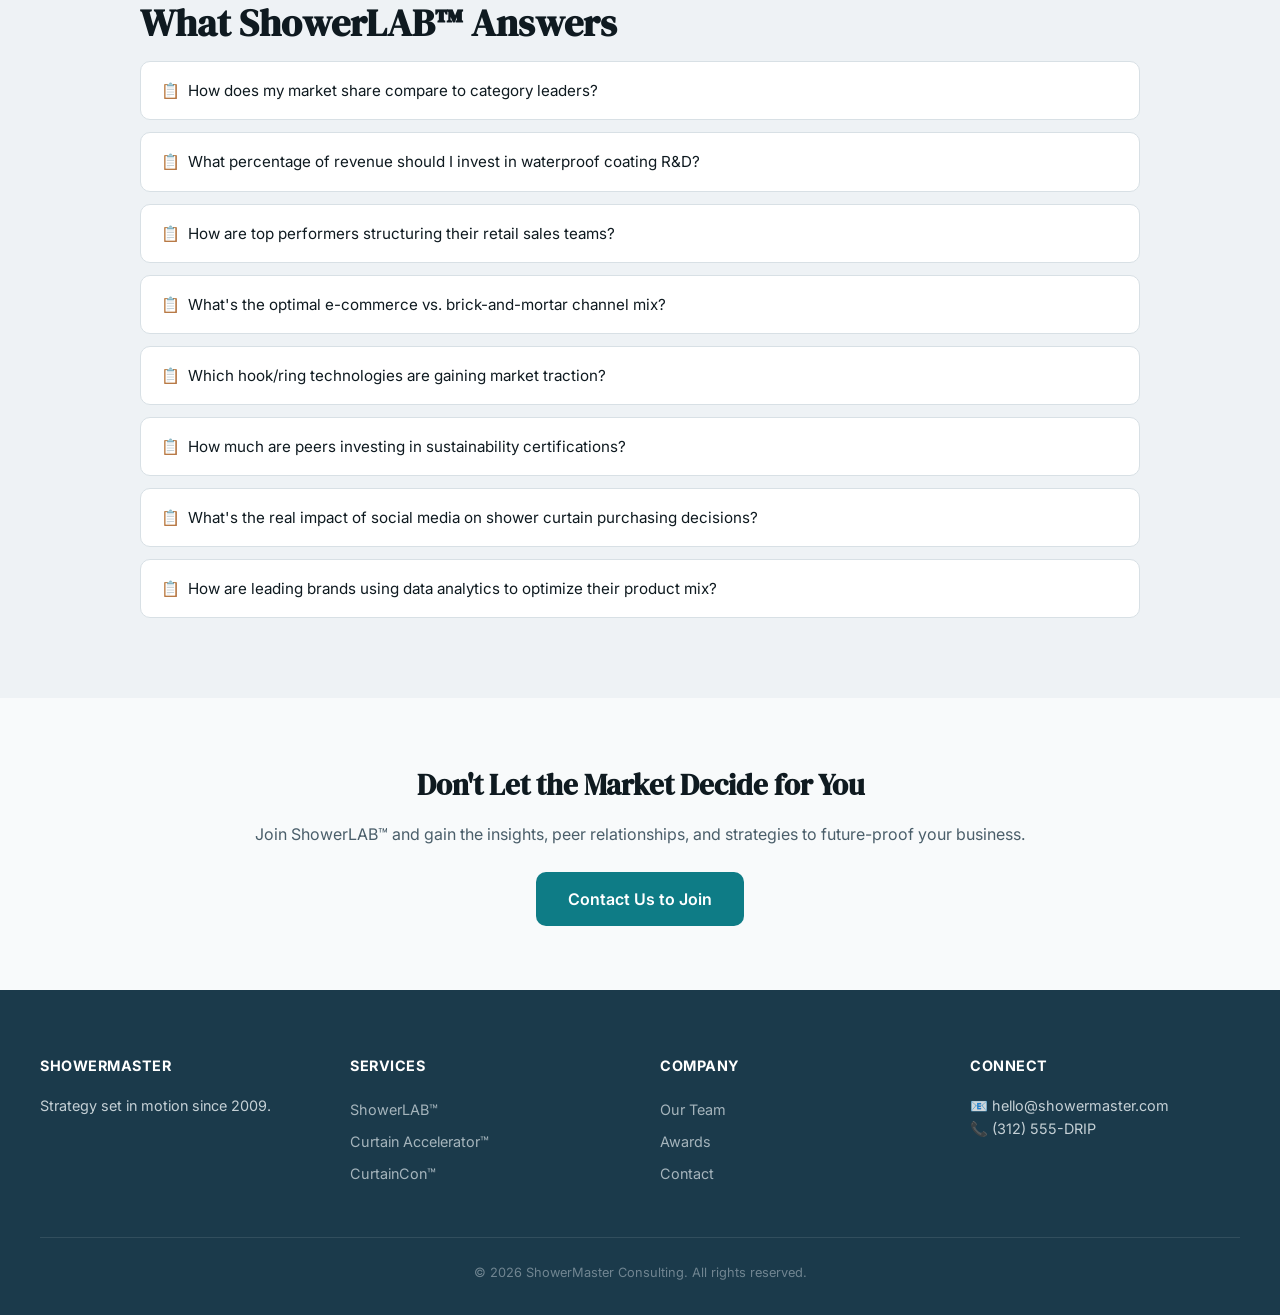
<file: sales-lab.html>
<!DOCTYPE html>
<html lang="en" data-theme="light">
<head>
  <meta charset="UTF-8">
  <meta name="viewport" content="width=device-width, initial-scale=1.0">
  <title>ShowerLAB™ | ShowerMaster Consulting</title>
  <link rel="stylesheet" href="styles.css">
  <link rel="stylesheet" href="styles-extra.css">
  <style>
    @keyframes fadeInUp{from{opacity:0;transform:translateY(30px)}to{opacity:1;transform:translateY(0)}}
    @keyframes bubbleRise{0%{transform:translateY(100%) scale(0.5);opacity:0}50%{opacity:1}100%{transform:translateY(-100vh) scale(1);opacity:0}}
    #scroll-progress{position:fixed;top:0;left:0;height:3px;background:linear-gradient(90deg,var(--primary),var(--accent));z-index:10001;width:0;transition:width 50ms linear}
    .hero-bubbles{position:absolute;inset:0;overflow:hidden;pointer-events:none;z-index:1}
    .bubble{position:absolute;bottom:-20px;border-radius:50%;background:rgba(255,255,255,0.15);animation:bubbleRise linear infinite}
    .fade-in,.slide-up{opacity:0;transform:translateY(30px);transition:opacity 0.7s cubic-bezier(0.16,1,0.3,1),transform 0.7s cubic-bezier(0.16,1,0.3,1)}
    .fade-in.visible,.slide-up.visible{opacity:1;transform:translateY(0)}
    .site-nav{position:sticky;top:0;z-index:1000;background:var(--bg-elevated);border-bottom:1px solid var(--border);backdrop-filter:blur(12px)}
    .nav-inner{max-width:1200px;margin:0 auto;display:flex;align-items:center;justify-content:space-between;padding:0 24px;height:64px}
    .nav-logo{font-family:var(--font-display);font-size:1.4rem;color:var(--primary);text-decoration:none;font-weight:700}
    .nav-logo span{color:var(--accent)}
    .nav-links{display:flex;gap:24px;align-items:center;list-style:none;margin:0;padding:0}
    .nav-links a{color:var(--text-secondary);text-decoration:none;font-size:0.875rem;font-weight:500;transition:color 0.2s}
    .nav-links a:hover{color:var(--primary)}
    .nav-cta{background:var(--primary);color:#fff;padding:8px 20px;border-radius:8px;font-size:0.875rem;font-weight:600;text-decoration:none}
    .dark-toggle{background:none;border:none;font-size:1.2rem;cursor:pointer;padding:4px 8px;border-radius:6px}
    .nav-hamburger{display:none;background:none;border:none;font-size:1.5rem;cursor:pointer;color:var(--text-primary)}
    .hero{position:relative;background:var(--bg-hero);color:var(--text-on-dark);padding:100px 24px 80px;text-align:center;overflow:hidden}
    .hero-content{position:relative;z-index:2;max-width:750px;margin:0 auto}
    .hero h1{font-family:var(--font-display);font-size:clamp(2rem,4vw,3.2rem);margin:0 0 16px;line-height:1.15}
    .hero h1 em{color:var(--accent);font-style:normal}
    .hero p{font-size:1.05rem;color:rgba(240,246,249,0.75);margin:0;line-height:1.6}
    section{padding:80px 24px}.section-inner{max-width:1000px;margin:0 auto}
    .section-label{color:var(--primary);font-weight:700;font-size:0.8rem;letter-spacing:2px;text-transform:uppercase;margin-bottom:8px}
    .section-title{font-family:var(--font-display);font-size:clamp(1.8rem,3vw,2.4rem);color:var(--text-primary);margin:0 0 16px;line-height:1.15}
    .section-subtitle{color:var(--text-secondary);font-size:1rem;max-width:640px;line-height:1.6;margin:0 0 40px}
    .section-alt{background:var(--bg-sunken)}
    .two-col{display:grid;grid-template-columns:1fr 1fr;gap:48px;align-items:start}
    .feature-card{background:var(--bg-elevated);border:1px solid var(--border);border-radius:16px;padding:32px;transition:all 0.3s}
    .feature-card:hover{transform:translateY(-4px);box-shadow:0 12px 32px rgba(0,0,0,0.06)}
    .feature-card h3{font-family:var(--font-display);font-size:1.2rem;margin:0 0 12px;color:var(--text-primary)}
    .feature-card p{color:var(--text-secondary);font-size:0.95rem;line-height:1.6;margin:0}
    .feature-card .icon{font-size:2rem;margin-bottom:12px;display:block}
    .questions-list{list-style:none;padding:0;margin:0;display:flex;flex-direction:column;gap:12px}
    .questions-list li{background:var(--bg-elevated);border:1px solid var(--border);border-radius:10px;padding:16px 20px;font-size:0.95rem;color:var(--text-primary);transition:all 0.2s}
    .questions-list li:hover{border-color:var(--primary);padding-left:28px}
    .questions-list li::before{content:'📋 ';margin-right:4px}
    .cta-section{text-align:center;padding:64px 24px}
    .cta-section h2{font-family:var(--font-display);font-size:1.8rem;margin:0 0 12px;color:var(--text-primary)}
    .cta-section p{color:var(--text-secondary);margin:0 0 24px}
    .btn-primary{background:var(--primary);color:#fff;padding:14px 32px;border-radius:10px;font-weight:600;font-size:1rem;text-decoration:none;display:inline-block;transition:all 0.25s;border:none}
    .btn-primary:hover{background:var(--primary-hover);transform:translateY(-2px);box-shadow:0 8px 24px rgba(14,124,134,0.3)}
    .site-footer{background:var(--secondary);color:rgba(240,246,249,0.8);padding:64px 24px 32px}
    .footer-inner{max-width:1200px;margin:0 auto}
    .footer-grid{display:grid;grid-template-columns:repeat(auto-fit,minmax(200px,1fr));gap:40px;margin-bottom:48px}
    .footer-col h4{color:#fff;font-size:0.9rem;margin:0 0 16px;font-weight:700;text-transform:uppercase;letter-spacing:0.5px}
    .footer-col a{color:rgba(240,246,249,0.65);text-decoration:none;font-size:0.9rem;display:block;padding:4px 0}
    .footer-col a:hover{color:#fff}
    .footer-col p{font-size:0.9rem;line-height:1.6;margin:0}
    .footer-bottom{border-top:1px solid rgba(255,255,255,0.1);padding-top:24px;text-align:center;font-size:0.8rem;color:rgba(240,246,249,0.4)}
    @media(max-width:768px){
      .nav-links{display:none;position:absolute;top:64px;left:0;right:0;background:var(--bg-elevated);flex-direction:column;padding:20px;border-bottom:1px solid var(--border)}
      .nav-links.open{display:flex}.nav-hamburger{display:block}
      .two-col{grid-template-columns:1fr}
    }
  </style>
</head>
<body>
<div id="scroll-progress"></div>
<nav class="site-nav"><div class="nav-inner">
  <a href="index.html" class="nav-logo">Shower<span>Master</span></a>
  <button class="nav-hamburger" aria-label="Menu">☰</button>
  <ul class="nav-links">
    <li><a href="about.html">Team</a></li>
    <li><a href="sales-lab.html">ShowerLAB™</a></li>
    <li><a href="sales-accelerator.html">Accelerator</a></li>
    <li><a href="emergence.html">CurtainCon™</a></li>
    <li><a href="awards.html">Awards</a></li>
    <li><button class="dark-toggle" aria-label="Toggle dark mode">🌙</button></li>
    <li><a href="contact.html" class="nav-cta">Contact Us</a></li>
  </ul>
</div></nav>

<section class="hero hero-parallax">
  <div class="hero-bubbles"></div>
  <div class="hero-content">
    <h1>Shower<em>LAB</em>™</h1>
    <p>The shower curtain industry's only peer-driven benchmarking platform. Real data. Real peers. Real competitive advantage.</p>
  </div>
</section>

<section>
  <div class="section-inner">
    <p class="section-label fade-in">The Challenge</p>
    <h2 class="section-title fade-in">Is Your Curtain Strategy Keeping Pace?</h2>
    <p class="section-subtitle fade-in">The shower curtain industry is evolving fast. E-commerce is reshaping distribution. Sustainability demands are rising. Material costs are volatile. And yet — actionable competitive intelligence barely exists. Until now.</p>
    <div class="two-col">
      <div class="feature-card slide-up">
        <span class="icon">🔬</span>
        <h3>Insights Program</h3>
        <p>Comprehensive quarterly surveys across 500+ manufacturers and retailers. Get granular data on market share, pricing trends, channel performance, waterproof coating adoption, and consumer preference shifts — all anonymized, all actionable.</p>
      </div>
      <div class="feature-card slide-up" style="transition-delay:0.15s">
        <span class="icon">🤝</span>
        <h3>Performance Group</h3>
        <p>Exclusive peer cohorts of 8-12 non-competing executives. Quarterly deep-dives into shared challenges: retail negotiations, supply chain disruption, sustainability certifications, and growth strategies. What Vegas is to secrets, Performance Group is to shower curtain intel.</p>
      </div>
    </div>
  </div>
</section>

<section class="section-alt">
  <div class="section-inner">
    <p class="section-label fade-in">Key Benchmarking Questions</p>
    <h2 class="section-title fade-in">What ShowerLAB™ Answers</h2>
    <ul class="questions-list">
      <li class="slide-up">How does my market share compare to category leaders?</li>
      <li class="slide-up" style="transition-delay:0.05s">What percentage of revenue should I invest in waterproof coating R&D?</li>
      <li class="slide-up" style="transition-delay:0.1s">How are top performers structuring their retail sales teams?</li>
      <li class="slide-up" style="transition-delay:0.15s">What's the optimal e-commerce vs. brick-and-mortar channel mix?</li>
      <li class="slide-up" style="transition-delay:0.2s">Which hook/ring technologies are gaining market traction?</li>
      <li class="slide-up" style="transition-delay:0.25s">How much are peers investing in sustainability certifications?</li>
      <li class="slide-up" style="transition-delay:0.3s">What's the real impact of social media on shower curtain purchasing decisions?</li>
      <li class="slide-up" style="transition-delay:0.35s">How are leading brands using data analytics to optimize their product mix?</li>
    </ul>
  </div>
</section>

<section class="cta-section">
  <h2 class="fade-in">Don't Let the Market Decide for You</h2>
  <p class="fade-in">Join ShowerLAB™ and gain the insights, peer relationships, and strategies to future-proof your business.</p>
  <a href="contact.html" class="btn-primary fade-in">Contact Us to Join</a>
</section>

<footer class="site-footer"><div class="footer-inner">
  <div class="footer-grid">
    <div class="footer-col"><h4>ShowerMaster</h4><p>Strategy set in motion since 2009.</p></div>
    <div class="footer-col"><h4>Services</h4><a href="sales-lab.html">ShowerLAB™</a><a href="sales-accelerator.html">Curtain Accelerator™</a><a href="emergence.html">CurtainCon™</a></div>
    <div class="footer-col"><h4>Company</h4><a href="about.html">Our Team</a><a href="awards.html">Awards</a><a href="contact.html">Contact</a></div>
    <div class="footer-col"><h4>Connect</h4><p>📧 hello@showermaster.com</p><p>📞 (312) 555-DRIP</p></div>
  </div>
  <div class="footer-bottom"><p>© 2026 ShowerMaster Consulting. All rights reserved.</p></div>
</div></footer>
<script src="scripts.js"></script>
</body>
</html>
</file>
<file: styles.css>
/* ============================================================
   ShowerMaster Consulting — styles.css
   Design System by Prism | Implementation by Forge
   ============================================================ */

/* ─── Google Fonts ─────────────────────────────────────────── */
@import url('https://fonts.googleapis.com/css2?family=DM+Serif+Display:ital@0;1&family=Inter:wght@300;400;500;600;700&family=JetBrains+Mono:wght@400;500&family=DM+Sans:ital,wght@0,400;0,500;0,700;1,400&display=swap');

/* ─── CSS Custom Properties — Light Mode ───────────────────── */
:root {
  /* Backgrounds */
  --bg-primary:   #F8FAFB;
  --bg-elevated:  #FFFFFF;
  --bg-sunken:    #EEF2F5;
  --bg-hero:      #0B1D26;

  /* Text */
  --text-primary:   #0F1A20;
  --text-secondary: #4A5E6A;
  --text-muted:     #8A9BA6;
  --text-on-dark:   #F0F6F9;

  /* Brand — Primary */
  --primary:        #0E7C86;
  --primary-hover:  #0A5F67;
  --primary-active: #084A52;
  --primary-light:  #E6F5F6;

  /* Brand — Secondary */
  --secondary:       #1B3A4B;
  --secondary-hover: #142D3B;

  /* Brand — Accent */
  --accent:       #C87941;
  --accent-hover: #B56A35;
  --accent-light: #FDF3EB;

  /* Borders */
  --border:        #D8E0E5;
  --border-strong: #B0BEC5;

  /* Semantic */
  --success: #1A8754;
  --warning: #D4930D;
  --error:   #C62828;
  --info:    #1565C0;

  /* ─── Typography ───────────────────────────────────────── */
  --font-display: 'DM Serif Display', Georgia, 'Times New Roman', serif;
  --font-body:    'Inter', -apple-system, BlinkMacSystemFont, 'Segoe UI', sans-serif;
  --font-accent:  'DM Sans', 'Helvetica Neue', Arial, sans-serif;
  --font-mono:    'JetBrains Mono', 'SF Mono', 'Fira Code', monospace;

  /* Type Scale */
  --text-hero:     4.209rem;
  --text-h1:       3.157rem;
  --text-h2:       2.369rem;
  --text-h3:       1.777rem;
  --text-h4:       1.333rem;
  --text-h5:       1.125rem;
  --text-body-lg:  1.125rem;
  --text-body:     1rem;
  --text-body-sm:  0.875rem;
  --text-caption:  0.75rem;
  --text-overline: 0.6875rem;
  --text-stats:    3.5rem;

  /* ─── Spacing ──────────────────────────────────────────── */
  --space-1:  0.25rem;
  --space-2:  0.5rem;
  --space-3:  0.75rem;
  --space-4:  1rem;
  --space-5:  1.25rem;
  --space-6:  1.5rem;
  --space-8:  2rem;
  --space-10: 2.5rem;
  --space-12: 3rem;
  --space-16: 4rem;
  --space-20: 5rem;
  --space-24: 6rem;
  --space-32: 8rem;

  /* ─── Layout ───────────────────────────────────────────── */
  --max-width:        1200px;
  --max-width-wide:   1400px;
  --max-width-narrow: 720px;
  --nav-height:       72px;
  --nav-height-mobile: 64px;

  /* ─── Shadows ──────────────────────────────────────────── */
  --shadow-sm:        0 1px 3px rgba(0,0,0,0.04);
  --shadow-md:        0 4px 12px rgba(0,0,0,0.06);
  --shadow-lg:        0 8px 30px rgba(0,0,0,0.08);
  --shadow-xl:        0 12px 48px rgba(0,0,0,0.12);
  --shadow-primary:   0 4px 12px rgba(14,124,134,0.25);
  --shadow-card-hover: 0 8px 30px rgba(0,0,0,0.08), 0 2px 8px rgba(14,124,134,0.12);

  /* ─── Transitions ──────────────────────────────────────── */
  --transition-fast:   150ms ease;
  --transition:        200ms cubic-bezier(0.4, 0, 0.2, 1);
  --transition-smooth: 300ms cubic-bezier(0.4, 0, 0.2, 1);
  --transition-slow:   500ms cubic-bezier(0.22, 1, 0.36, 1);
  --transition-bounce: 500ms cubic-bezier(0.34, 1.56, 0.64, 1);
  --ease-spring:       cubic-bezier(0.16, 1, 0.3, 1);
}

/* ─── Dark Mode ─────────────────────────────────────────────── */
[data-theme="dark"] {
  --bg-primary:   #0B1318;
  --bg-elevated:  #131F27;
  --bg-sunken:    #081015;
  --bg-hero:      #060D12;

  --text-primary:   #E8EFF3;
  --text-secondary: #9BB0BD;
  --text-muted:     #5F7785;
  --text-on-dark:   #E8EFF3;

  --primary:        #12A3AF;
  --primary-hover:  #15BCC9;
  --primary-active: #0E8A94;
  --primary-light:  #0E2A2E;

  --secondary:       #1E4D63;
  --secondary-hover: #245C75;

  --accent:       #D98B52;
  --accent-hover: #E69D65;
  --accent-light: #2A1F14;

  --border:        #1E2E38;
  --border-strong: #2E4452;

  --success: #22A366;
  --warning: #E6A617;
  --error:   #EF5350;
  --info:    #42A5F5;
}

/* ─── High Contrast Mode ────────────────────────────────────── */
[data-contrast="high"] {
  --text-primary:   #000000;
  --text-secondary: #000000;
  --text-muted:     #333333;
  --border:         #000000;
  --border-strong:  #000000;
}
[data-theme="dark"][data-contrast="high"] {
  --text-primary:   #FFFFFF;
  --text-secondary: #FFFFFF;
  --text-muted:     #CCCCCC;
  --border:         #FFFFFF;
  --border-strong:  #FFFFFF;
}
[data-contrast="high"] a { text-decoration: underline; }
[data-contrast="high"] .card { border-width: 2px; }

/* ─── Reduced Motion ────────────────────────────────────────── */
[data-motion="reduce"] *,
[data-motion="reduce"] *::before,
[data-motion="reduce"] *::after,
@media (prefers-reduced-motion: reduce) {
  animation-duration: 0.01ms !important;
  animation-iteration-count: 1 !important;
  transition-duration: 0.01ms !important;
}

/* ─── Reset & Base ──────────────────────────────────────────── */
*, *::before, *::after { box-sizing: border-box; margin: 0; padding: 0; }
html { 
  scroll-behavior: smooth; 
  font-size: 16px;
  -webkit-text-size-adjust: 100%;
}
body {
  font-family: var(--font-body);
  font-size: var(--text-body);
  line-height: 1.65;
  color: var(--text-primary);
  background: var(--bg-primary);
  transition: background-color 400ms ease, color 400ms ease;
  overflow-x: hidden;
}
img, svg { display: block; max-width: 100%; }
a { color: var(--primary); text-decoration: none; transition: color var(--transition-fast); }
a:hover { color: var(--primary-hover); }
button { cursor: pointer; border: none; background: none; font-family: inherit; }
input, textarea, select { font-family: inherit; font-size: inherit; }
ul, ol { list-style: none; }

/* ─── Scroll Progress Bar ───────────────────────────────────── */
#scroll-progress {
  position: fixed;
  top: 0; left: 0;
  width: 0%;
  height: 3px;
  background: linear-gradient(90deg, var(--primary), var(--accent));
  z-index: 1001;
  opacity: 0;
  transition: opacity 300ms ease;
  will-change: width;
  overflow: hidden;
}
#scroll-progress::after {
  content: '';
  position: absolute;
  top: 0; left: -100%;
  width: 100%; height: 100%;
  background: linear-gradient(90deg, transparent 0%, rgba(255,255,255,0.4) 50%, transparent 100%);
  animation: shimmer 2s linear infinite;
}
@keyframes shimmer {
  0% { transform: translateX(0); }
  100% { transform: translateX(200%); }
}
#scroll-progress.visible { opacity: 1; }

/* ─── Navigation ────────────────────────────────────────────── */
.nav {
  position: sticky;
  top: 0;
  z-index: 1000;
  height: var(--nav-height);
  background: rgba(248, 250, 251, 0.85);
  backdrop-filter: blur(12px) saturate(180%);
  -webkit-backdrop-filter: blur(12px) saturate(180%);
  border-bottom: 1px solid var(--border);
  transition: background-color 400ms ease, box-shadow var(--transition);
}
[data-theme="dark"] .nav {
  background: rgba(11, 19, 24, 0.85);
}
.nav.scrolled {
  box-shadow: 0 1px 3px rgba(0,0,0,0.06), 0 4px 12px rgba(0,0,0,0.04);
}
.nav__inner {
  max-width: var(--max-width-wide);
  margin: 0 auto;
  padding: 0 var(--space-8);
  height: 100%;
  display: flex;
  align-items: center;
  justify-content: space-between;
  gap: var(--space-8);
}
.nav__logo {
  display: flex;
  align-items: center;
  gap: var(--space-2);
  font-family: var(--font-display);
  font-size: 1.25rem;
  color: var(--text-primary);
  text-decoration: none;
  flex-shrink: 0;
  transition: opacity var(--transition-fast);
}
.nav__logo:hover { opacity: 0.8; color: var(--text-primary); }
.nav__logo svg { color: var(--primary); flex-shrink: 0; }
.nav__links {
  display: flex;
  align-items: center;
  gap: var(--space-6);
  flex: 1;
  justify-content: center;
}
.nav__link {
  font-family: var(--font-accent);
  font-size: var(--text-body-sm);
  font-weight: 500;
  color: var(--text-secondary);
  letter-spacing: 0.01em;
  text-decoration: none;
  position: relative;
  padding: var(--space-2) 0;
  transition: color var(--transition);
  white-space: nowrap;
}
.nav__link:hover, .nav__link.active { color: var(--primary); }
.nav__link.active::after {
  content: '';
  position: absolute;
  bottom: -4px;
  left: 0; right: 0;
  height: 2px;
  background: var(--primary);
  border-radius: 2px;
}

/* Dropdown */
.nav__dropdown { position: relative; }
.nav__dropdown-menu {
  position: absolute;
  top: calc(100% + 12px);
  left: 50%;
  transform: translateX(-50%) scaleY(0.95);
  transform-origin: top center;
  width: 240px;
  background: var(--bg-elevated);
  border: 1px solid var(--border);
  border-radius: 12px;
  box-shadow: 0 8px 30px rgba(0,0,0,0.12);
  padding: var(--space-2) 0;
  opacity: 0;
  pointer-events: none;
  transition: opacity 200ms ease, transform 200ms ease;
  z-index: 100;
}
.nav__dropdown:hover .nav__dropdown-menu,
.nav__dropdown:focus-within .nav__dropdown-menu {
  opacity: 1;
  pointer-events: all;
  transform: translateX(-50%) scaleY(1);
}
.nav__dropdown-item {
  display: block;
  padding: 10px 16px;
  font-size: var(--text-body-sm);
  color: var(--text-secondary);
  transition: background var(--transition-fast), color var(--transition-fast);
}
.nav__dropdown-item:hover {
  background: var(--bg-sunken);
  color: var(--text-primary);
}

/* Nav Actions */
.nav__actions { display: flex; align-items: center; gap: var(--space-3); flex-shrink: 0; }
.nav__theme-toggle {
  width: 40px; height: 40px;
  border-radius: 50%;
  border: 1px solid var(--border);
  background: transparent;
  display: flex; align-items: center; justify-content: center;
  color: var(--text-secondary);
  transition: border-color var(--transition), color var(--transition), transform var(--transition);
  position: relative;
  overflow: hidden;
}
.nav__theme-toggle:hover { border-color: var(--border-strong); color: var(--primary); }
.nav__theme-toggle svg { transition: transform 500ms ease-in-out; }
.nav__theme-toggle.toggling svg { transform: rotate(360deg); }

/* Hamburger */
.nav__hamburger {
  display: none;
  flex-direction: column;
  gap: 5px;
  padding: var(--space-2);
  width: 40px;
  height: 40px;
  justify-content: center;
  align-items: center;
}
.nav__hamburger span {
  display: block;
  width: 22px;
  height: 2px;
  background: var(--text-primary);
  border-radius: 2px;
  transition: all 300ms ease;
}
.nav__hamburger.open span:nth-child(1) { transform: translateY(7px) rotate(45deg); }
.nav__hamburger.open span:nth-child(2) { opacity: 0; transform: scaleX(0); }
.nav__hamburger.open span:nth-child(3) { transform: translateY(-7px) rotate(-45deg); }

/* Mobile Nav Panel */
.nav__mobile-panel {
  position: fixed;
  top: 0; right: -320px;
  width: 300px;
  height: 100vh;
  background: var(--bg-elevated);
  box-shadow: -4px 0 30px rgba(0,0,0,0.15);
  z-index: 999;
  padding: var(--space-8) var(--space-6);
  transition: right 300ms ease-out;
  overflow-y: auto;
}
.nav__mobile-panel.open { right: 0; }
.nav__mobile-overlay {
  position: fixed;
  inset: 0;
  background: rgba(0,0,0,0.5);
  z-index: 998;
  opacity: 0;
  pointer-events: none;
  transition: opacity 300ms ease;
}
.nav__mobile-overlay.open { opacity: 1; pointer-events: all; }
.nav__mobile-close {
  position: absolute;
  top: var(--space-4);
  right: var(--space-4);
  width: 36px; height: 36px;
  border-radius: 50%;
  border: 1px solid var(--border);
  display: flex; align-items: center; justify-content: center;
  color: var(--text-secondary);
}
.nav__mobile-links { margin-top: var(--space-12); display: flex; flex-direction: column; }
.nav__mobile-link {
  display: flex;
  align-items: center;
  height: 48px;
  font-family: var(--font-accent);
  font-size: 1rem;
  font-weight: 500;
  color: var(--text-secondary);
  border-bottom: 1px solid var(--border);
  transition: color var(--transition);
}
.nav__mobile-link:hover { color: var(--primary); }

/* ─── Buttons ───────────────────────────────────────────────── */
.btn {
  display: inline-flex;
  align-items: center;
  justify-content: center;
  gap: var(--space-2);
  font-family: var(--font-accent);
  font-size: var(--text-body-sm);
  font-weight: 600;
  letter-spacing: 0.01em;
  padding: 12px 24px;
  border-radius: 10px;
  border: none;
  cursor: pointer;
  min-width: 120px;
  transition: all var(--transition);
  position: relative;
  overflow: hidden;
  text-decoration: none;
  white-space: nowrap;
}
.btn:active { transform: scale(0.97); }
.btn--sm { padding: 10px 20px; font-size: 0.8125rem; }
.btn--lg { padding: 16px 32px; font-size: 1rem; }

.btn--primary {
  background: var(--primary);
  color: #fff;
  box-shadow: 0 1px 2px rgba(0,0,0,0.05);
}
.btn--primary:hover {
  background: var(--primary-hover);
  color: #fff;
  transform: translateY(-1px);
  box-shadow: var(--shadow-primary);
}
.btn--primary:active { background: var(--primary-active); transform: translateY(0); box-shadow: 0 1px 2px rgba(0,0,0,0.1); }
.btn--primary:focus-visible { outline: none; box-shadow: 0 0 0 3px rgba(14,124,134,0.3); }

.btn--secondary {
  background: var(--secondary);
  color: #fff;
  box-shadow: 0 1px 2px rgba(0,0,0,0.05);
}
.btn--secondary:hover { background: var(--secondary-hover); color: #fff; transform: translateY(-1px); }

.btn--ghost {
  background: transparent;
  color: var(--text-on-dark);
  border: 1px solid rgba(255,255,255,0.35);
}
.btn--ghost:hover {
  background: rgba(255,255,255,0.1);
  color: var(--text-on-dark);
  border-color: rgba(255,255,255,0.6);
}
.btn--ghost-dark {
  background: transparent;
  color: var(--text-primary);
  border: 1px solid var(--border);
}
.btn--ghost-dark:hover {
  background: var(--bg-sunken);
  color: var(--text-primary);
  border-color: var(--border-strong);
}
.btn--accent {
  background: var(--accent);
  color: #fff;
  box-shadow: 0 1px 2px rgba(0,0,0,0.05);
}
.btn--accent:hover { background: var(--accent-hover); color: #fff; transform: translateY(-1px); box-shadow: 0 4px 12px rgba(200,121,65,0.3); }

/* ─── Layout Utilities ──────────────────────────────────────── */
.container {
  max-width: var(--max-width);
  margin: 0 auto;
  padding: 0 var(--space-8);
}
.container--wide {
  max-width: var(--max-width-wide);
  margin: 0 auto;
  padding: 0 var(--space-8);
}
.container--narrow {
  max-width: var(--max-width-narrow);
  margin: 0 auto;
  padding: 0 var(--space-8);
}

.section {
  padding: var(--space-20) 0;
}
.section--sunken { background: var(--bg-sunken); }
.section--dark { background: var(--bg-hero); }
.section--sm { padding: var(--space-12) 0; }

.section__overline {
  font-family: var(--font-accent);
  font-size: var(--text-overline);
  font-weight: 700;
  letter-spacing: 0.1em;
  color: var(--accent);
  text-transform: uppercase;
  margin-bottom: var(--space-4);
}
.section__title {
  font-family: var(--font-display);
  font-size: var(--text-h2);
  line-height: 1.15;
  letter-spacing: -0.02em;
  color: var(--text-primary);
  margin-bottom: var(--space-4);
}
.section__subtitle {
  font-size: var(--text-body-lg);
  color: var(--text-secondary);
  line-height: 1.65;
  max-width: 640px;
}
.section__header { margin-bottom: var(--space-12); }
.section__header--center { text-align: center; }
.section__header--center .section__subtitle { margin: 0 auto; }
.section--dark .section__title { color: var(--text-on-dark); }
.section--dark .section__overline { color: var(--accent); }
.section--dark .section__subtitle { color: rgba(240,246,249,0.8); }

/* ─── Hero ──────────────────────────────────────────────────── */
.hero {
  min-height: 85vh;
  background: var(--bg-hero);
  position: relative;
  overflow: hidden;
  display: flex;
  align-items: center;
  padding: var(--space-24) 0 var(--space-20);
}
.hero--inner {
  min-height: 50vh;
  padding: var(--space-20) 0 var(--space-16);
}
.hero--contact { min-height: 40vh; }
.hero__canvas {
  position: absolute;
  inset: 0;
  pointer-events: none;
}
.hero__glow {
  position: absolute;
  inset: 0;
  background: radial-gradient(ellipse at center, rgba(14,124,134,0.08) 0%, transparent 70%);
  pointer-events: none;
}
.hero__content {
  position: relative;
  z-index: 1;
  width: 100%;
}
.hero__inner {
  display: grid;
  grid-template-columns: 1fr;
  gap: var(--space-12);
  align-items: center;
}
.hero__inner--split {
  grid-template-columns: 55% 1fr;
}
.hero__overline {
  font-family: var(--font-accent);
  font-size: var(--text-overline);
  font-weight: 700;
  letter-spacing: 0.1em;
  color: var(--accent);
  text-transform: uppercase;
  margin-bottom: var(--space-4);
  opacity: 0;
  transform: translateX(-20px);
  animation: slideInLeft 500ms 100ms ease-out forwards;
}
.hero__title {
  font-family: var(--font-display);
  font-size: var(--text-hero);
  line-height: 1.05;
  letter-spacing: -0.03em;
  color: var(--text-on-dark);
  margin-bottom: var(--space-6);
  opacity: 0;
  transform: translateY(30px);
  animation: fadeUp 600ms 250ms cubic-bezier(0.22,1,0.36,1) forwards;
}
.hero--inner .hero__title {
  font-size: var(--text-h1);
  text-align: center;
}
.hero__subtitle {
  font-size: var(--text-body-lg);
  color: rgba(240, 246, 249, 0.8);
  line-height: 1.65;
  margin-bottom: var(--space-8);
  max-width: 560px;
  opacity: 0;
  transform: translateY(20px);
  animation: fadeUp 600ms 450ms cubic-bezier(0.22,1,0.36,1) forwards;
}
.hero--inner .hero__subtitle { text-align: center; margin: 0 auto var(--space-8); }
.hero__actions {
  display: flex;
  gap: var(--space-4);
  flex-wrap: wrap;
  opacity: 0;
  animation: fadeIn 400ms 600ms ease forwards;
}
.hero--inner .hero__actions { justify-content: center; }

/* Hero decorative right side */
.hero__deco {
  position: relative;
  display: flex;
  align-items: center;
  justify-content: center;
}
.hero__award-badge {
  width: 120px; height: 120px;
  border-radius: 50%;
  border: 2px solid var(--accent);
  background: rgba(200,121,65,0.1);
  display: flex;
  flex-direction: column;
  align-items: center;
  justify-content: center;
  text-align: center;
  padding: var(--space-4);
  opacity: 0;
  transform: scale(0);
  animation: popIn 500ms 800ms cubic-bezier(0.34,1.56,0.64,1) forwards;
  position: absolute;
  top: 50%; right: 0;
  transform-origin: center;
}
.hero__award-badge span {
  font-family: var(--font-accent);
  font-size: 0.5rem;
  font-weight: 700;
  letter-spacing: 0.05em;
  text-transform: uppercase;
  color: var(--accent);
  line-height: 1.3;
}
.hero__award-badge .badge-star { font-size: 1.2rem; margin-bottom: 2px; }
.hero__wave {
  position: absolute;
  bottom: -1px; left: 0; right: 0;
  height: 80px;
  color: var(--bg-primary);
}
[data-theme="dark"] .hero__wave { color: var(--bg-primary); }
.hero__wave--sunken { color: var(--bg-sunken); }

/* ─── Keyframe Animations ───────────────────────────────────── */
@keyframes fadeIn {
  from { opacity: 0; }
  to   { opacity: 1; }
}
@keyframes fadeUp {
  from { opacity: 0; transform: translateY(var(--ty, 24px)); }
  to   { opacity: 1; transform: translateY(0); }
}
@keyframes fadeDown {
  from { opacity: 0; transform: translateY(-20px); }
  to   { opacity: 1; transform: translateY(0); }
}
@keyframes slideInLeft {
  from { opacity: 0; transform: translateX(-20px); }
  to   { opacity: 1; transform: translateX(0); }
}
@keyframes popIn {
  from { opacity: 0; transform: scale(0); }
  to   { opacity: 1; transform: scale(1); }
}
@keyframes bob {
  0%, 100% { transform: translateY(0); }
  50% { transform: translateY(-6px); }
}
@keyframes pulse-ring {
  0%   { transform: scale(1); opacity: 0.6; }
  100% { transform: scale(2); opacity: 0; }
}
@keyframes spin { to { transform: rotate(360deg); } }
@keyframes slideDown {
  from { transform: translateY(-100%); }
  to   { transform: translateY(0); }
}
@keyframes slideUp {
  from { transform: translateY(0); }
  to   { transform: translateY(-100%); }
}
@keyframes count-bounce {
  0%, 100% { transform: scale(1); }
  50%       { transform: scale(1.02); }
}
@keyframes water-splash {
  0%   { transform: scale(1) translateY(0); opacity: 1; }
  100% { transform: scale(1.5) translateY(-40px); opacity: 0; }
}
@keyframes typing-bounce {
  0%, 60%, 100% { transform: translateY(0); }
  30%            { transform: translateY(-6px); }
}
@keyframes shimmer-bg {
  0%   { background-position: -200% 0; }
  100% { background-position: 200% 0; }
}

/* ─── Scroll-Reveal ─────────────────────────────────────────── */
.reveal {
  opacity: 0;
  transform: translateY(24px);
  transition: opacity 600ms cubic-bezier(0.22, 1, 0.36, 1),
              transform 600ms cubic-bezier(0.22, 1, 0.36, 1);
  will-change: opacity, transform;
}
.reveal.revealed {
  opacity: 1;
  transform: translateY(0);
  will-change: auto;
}
.reveal--scale {
  transform: scale(0.95) translateY(0);
}
.reveal--scale.revealed { transform: scale(1); }
.reveal--fade { transform: none; }
.reveal--left { transform: translateX(-24px); }
.reveal--left.revealed { transform: translateX(0); }
.reveal--right { transform: translateX(24px); }
.reveal--right.revealed { transform: translateX(0); }

/* Stagger delays */
.stagger-1 { transition-delay: 100ms; }
.stagger-2 { transition-delay: 200ms; }
.stagger-3 { transition-delay: 300ms; }
.stagger-4 { transition-delay: 400ms; }
.stagger-5 { transition-delay: 500ms; }
.stagger-6 { transition-delay: 600ms; }
.stagger-7 { transition-delay: 700ms; }
.stagger-8 { transition-delay: 800ms; }

/* ─── Cards ─────────────────────────────────────────────────── */
.card {
  background: var(--bg-elevated);
  border: 1px solid var(--border);
  border-radius: 16px;
  padding: var(--space-8);
  box-shadow: var(--shadow-sm);
  transition: all 300ms cubic-bezier(0.4, 0, 0.2, 1);
}
.card:hover {
  border-color: var(--primary);
  box-shadow: var(--shadow-card-hover);
  transform: translateY(-4px);
}
.card__icon {
  width: 64px; height: 64px;
  border-radius: 16px;
  background: var(--primary-light);
  display: flex; align-items: center; justify-content: center;
  color: var(--primary);
  margin-bottom: var(--space-5);
  flex-shrink: 0;
}
.card__title {
  font-family: var(--font-body);
  font-size: var(--text-h4);
  font-weight: 600;
  letter-spacing: -0.01em;
  color: var(--text-primary);
  margin-bottom: var(--space-3);
  line-height: 1.3;
}
.card__body {
  font-size: var(--text-body-sm);
  color: var(--text-secondary);
  line-height: 1.6;
}
.card__link {
  display: inline-flex;
  align-items: center;
  gap: var(--space-2);
  margin-top: var(--space-5);
  font-family: var(--font-accent);
  font-size: var(--text-body-sm);
  font-weight: 600;
  color: var(--primary);
  transition: gap var(--transition);
}
.card:hover .card__link { gap: var(--space-3); }

/* Grid layouts */
.grid-4 { display: grid; grid-template-columns: repeat(4, 1fr); gap: var(--space-8); }
.grid-3 { display: grid; grid-template-columns: repeat(3, 1fr); gap: var(--space-8); }
.grid-2 { display: grid; grid-template-columns: repeat(2, 1fr); gap: var(--space-8); }

/* ─── Stats Section ─────────────────────────────────────────── */
.stats-section {
  background: var(--bg-hero);
  padding: var(--space-16) 0;
}
.stats-grid {
  display: grid;
  grid-template-columns: repeat(4, 1fr);
}
.stat-item {
  text-align: center;
  padding: var(--space-8);
  position: relative;
}
.stat-item + .stat-item::before {
  content: '';
  position: absolute;
  left: 0; top: 20%; bottom: 20%;
  width: 1px;
  background: rgba(255,255,255,0.1);
}
.stat__number {
  font-family: var(--font-mono);
  font-size: var(--text-stats);
  font-weight: 500;
  letter-spacing: -0.02em;
  color: var(--accent);
  line-height: 1;
  display: flex;
  align-items: baseline;
  justify-content: center;
  gap: 2px;
}
.stat__suffix {
  font-size: 70%;
  opacity: 0.7;
}
.stat__prefix {
  font-size: 70%;
  opacity: 0.7;
}
.stat__label {
  font-size: var(--text-body-sm);
  color: rgba(240,246,249,0.7);
  margin-top: var(--space-2);
  font-family: var(--font-accent);
}

/* ─── Partners Bar ──────────────────────────────────────────── */
.partners-bar {
  padding: var(--space-10) 0;
  border-top: 1px solid var(--border);
  border-bottom: 1px solid var(--border);
  overflow: hidden;
}
.partners__overline {
  font-family: var(--font-accent);
  font-size: var(--text-overline);
  font-weight: 700;
  letter-spacing: 0.1em;
  color: var(--text-muted);
  text-transform: uppercase;
  text-align: center;
  margin-bottom: var(--space-6);
}
.partners__track-wrap { overflow: hidden; }
.partners__track {
  display: flex;
  gap: var(--space-12);
  animation: marquee 30s linear infinite;
  width: max-content;
}
.partners__track:hover { animation-play-state: paused; }
.partner-logo {
  font-family: var(--font-accent);
  font-size: 1rem;
  font-weight: 700;
  color: var(--text-muted);
  opacity: 0.5;
  white-space: nowrap;
  transition: opacity var(--transition-fast), color var(--transition-fast);
  flex-shrink: 0;
}
.partner-logo:hover { opacity: 1; color: var(--text-primary); }
@keyframes marquee {
  0%   { transform: translateX(0); }
  100% { transform: translateX(-50%); }
}

/* ─── Testimonials ──────────────────────────────────────────── */
.testimonials { position: relative; }
.testimonial-carousel {
  max-width: 720px;
  margin: 0 auto;
  position: relative;
}
.testimonial-track { overflow: hidden; }
.testimonial-slide {
  display: none;
  background: var(--bg-elevated);
  border-radius: 20px;
  padding: var(--space-12);
  box-shadow: var(--shadow-md);
  position: relative;
}
.testimonial-slide.active {
  display: block;
  animation: fadeIn 300ms ease;
}
.testimonial-slide::before {
  content: '"';
  font-family: var(--font-display);
  font-size: 120px;
  line-height: 1;
  color: var(--primary);
  opacity: 0.08;
  position: absolute;
  top: -10px; left: 24px;
  pointer-events: none;
}
.testimonial__quote {
  font-size: var(--text-body-lg);
  color: var(--text-primary);
  line-height: 1.65;
  font-style: italic;
  margin-bottom: var(--space-6);
  position: relative;
}
.testimonial__name {
  font-family: var(--font-body);
  font-size: var(--text-h5);
  font-weight: 600;
  color: var(--text-primary);
}
.testimonial__role {
  font-size: var(--text-body-sm);
  color: var(--text-secondary);
  margin-top: var(--space-1);
}
.testimonial-controls {
  display: flex;
  align-items: center;
  justify-content: center;
  gap: var(--space-4);
  margin-top: var(--space-8);
}
.testimonial-btn {
  width: 48px; height: 48px;
  border-radius: 50%;
  background: var(--bg-elevated);
  border: 1px solid var(--border);
  display: flex; align-items: center; justify-content: center;
  color: var(--text-secondary);
  transition: all var(--transition);
}
.testimonial-btn:hover {
  background: var(--primary);
  border-color: var(--primary);
  color: white;
  transform: scale(1.05);
}
.testimonial-dots {
  display: flex;
  gap: var(--space-2);
  align-items: center;
}
.testimonial-dot {
  width: 8px; height: 8px;
  border-radius: 100px;
  background: var(--border);
  transition: all 300ms ease;
  cursor: pointer;
}
.testimonial-dot.active {
  background: var(--primary);
  width: 24px;
}

/* ─── Footer ────────────────────────────────────────────────── */
.footer {
  background: var(--secondary);
  padding: var(--space-16) 0 var(--space-8);
  color: rgba(255,255,255,0.8);
}
[data-theme="dark"] .footer { background: #0A1117; }
.footer__grid {
  display: grid;
  grid-template-columns: 2fr 1fr 1fr 1.5fr;
  gap: var(--space-12);
  margin-bottom: var(--space-8);
}
.footer__brand-name {
  font-family: var(--font-display);
  font-size: 1.125rem;
  color: white;
  margin-bottom: var(--space-3);
}
.footer__desc {
  font-size: var(--text-body-sm);
  color: rgba(255,255,255,0.5);
  line-height: 1.65;
  margin-bottom: var(--space-6);
}
.footer__socials {
  display: flex;
  gap: var(--space-3);
}
.footer__social {
  width: 36px; height: 36px;
  border-radius: 8px;
  background: rgba(255,255,255,0.1);
  display: flex; align-items: center; justify-content: center;
  color: rgba(255,255,255,0.6);
  font-size: 0.875rem;
  transition: all var(--transition);
}
.footer__social:hover {
  background: rgba(255,255,255,0.2);
  color: white;
}
.footer__col-title {
  font-family: var(--font-accent);
  font-size: var(--text-overline);
  font-weight: 700;
  letter-spacing: 0.08em;
  text-transform: uppercase;
  color: rgba(255,255,255,0.4);
  margin-bottom: var(--space-4);
}
.footer__links { display: flex; flex-direction: column; gap: var(--space-3); }
.footer__link {
  font-size: var(--text-body-sm);
  color: rgba(255,255,255,0.6);
  transition: color var(--transition-fast);
}
.footer__link:hover { color: var(--accent); }
.footer__newsletter-text {
  font-size: var(--text-body-sm);
  color: rgba(255,255,255,0.5);
  margin-bottom: var(--space-4);
  line-height: 1.5;
}
.footer__form {
  display: flex;
  gap: 0;
  position: relative;
}
.footer__input {
  flex: 1;
  height: 44px;
  background: rgba(255,255,255,0.1);
  border: 1px solid rgba(255,255,255,0.2);
  border-right: none;
  border-radius: 8px 0 0 8px;
  padding: 0 var(--space-4);
  color: white;
  font-size: var(--text-body-sm);
  outline: none;
  transition: border-color var(--transition);
}
.footer__input::placeholder { color: rgba(255,255,255,0.4); }
.footer__input:focus { border-color: var(--primary); }
.footer__submit {
  height: 44px;
  padding: 0 var(--space-4);
  background: var(--accent);
  border: none;
  border-radius: 0 8px 8px 0;
  color: white;
  font-family: var(--font-accent);
  font-size: var(--text-body-sm);
  font-weight: 600;
  cursor: pointer;
  white-space: nowrap;
  transition: background var(--transition);
}
.footer__submit:hover { background: var(--accent-hover); }
.footer__divider {
  height: 1px;
  background: rgba(255,255,255,0.1);
  margin: var(--space-8) 0;
}
.footer__bottom {
  display: flex;
  align-items: center;
  justify-content: space-between;
  font-size: var(--text-caption);
  color: rgba(255,255,255,0.4);
}
.footer__bottom-links { display: flex; gap: var(--space-6); }
.footer__bottom-link {
  color: rgba(255,255,255,0.4);
  font-size: var(--text-caption);
  transition: color var(--transition-fast);
}
.footer__bottom-link:hover { color: rgba(255,255,255,0.8); }

/* ─── CTA Banner ────────────────────────────────────────────── */
.cta-banner {
  background: linear-gradient(135deg, var(--secondary) 0%, var(--primary) 100%);
  padding: var(--space-20) 0;
  text-align: center;
}
.cta-banner__title {
  font-family: var(--font-display);
  font-size: var(--text-h2);
  color: white;
  margin-bottom: var(--space-4);
}
.cta-banner__body {
  font-size: var(--text-body-lg);
  color: rgba(255,255,255,0.8);
  margin-bottom: var(--space-8);
  max-width: 600px;
  margin-left: auto;
  margin-right: auto;
}

/* ─── Team Cards ────────────────────────────────────────────── */
.team-grid {
  display: grid;
  grid-template-columns: repeat(4, 1fr);
  gap: var(--space-8);
  perspective: 1200px;
}
.team-card {
  border-radius: 20px;
  background: var(--bg-elevated);
  border: 1px solid var(--border);
  overflow: hidden;
  cursor: pointer;
  position: relative;
  height: 420px;
  transform-style: preserve-3d;
  transition: transform 600ms cubic-bezier(0.4,0,0.2,1);
}
.team-card.flipped { transform: rotateY(180deg); }
.team-card__face {
  position: absolute;
  inset: 0;
  backface-visibility: hidden;
  -webkit-backface-visibility: hidden;
  border-radius: 20px;
  overflow: hidden;
}
.team-card__back {
  transform: rotateY(180deg);
  background: var(--bg-elevated);
  padding: var(--space-6);
  display: flex;
  flex-direction: column;
  justify-content: center;
}
.team-card__avatar-area {
  height: 240px;
  background: var(--bg-sunken);
  display: flex;
  align-items: flex-end;
  justify-content: center;
  overflow: hidden;
}
.team-card__info { padding: var(--space-5) var(--space-6) var(--space-6); }
.team-card__name {
  font-size: var(--text-h4);
  font-weight: 600;
  color: var(--text-primary);
}
.team-card__role {
  font-family: var(--font-accent);
  font-size: var(--text-caption);
  color: var(--text-muted);
  margin-top: var(--space-1);
  text-transform: uppercase;
  letter-spacing: 0.04em;
}
.team-card__bio {
  font-size: var(--text-body-sm);
  color: var(--text-secondary);
  margin-top: var(--space-3);
  line-height: 1.6;
  display: -webkit-box;
  -webkit-line-clamp: 3;
  -webkit-box-orient: vertical;
  overflow: hidden;
}
.team-card__links {
  display: flex;
  gap: var(--space-3);
  margin-top: var(--space-4);
}
.team-card__link { color: var(--text-muted); transition: color var(--transition); font-size: 1.1rem; }
.team-card__link:hover { color: var(--primary); }

/* Back face */
.team-card__back-name {
  font-size: var(--text-h4);
  font-weight: 600;
  color: var(--text-primary);
  margin-bottom: var(--space-1);
}
.team-card__back-role {
  font-family: var(--font-accent);
  font-size: var(--text-caption);
  color: var(--primary);
  text-transform: uppercase;
  letter-spacing: 0.04em;
  margin-bottom: var(--space-4);
}
.team-card__back-bio {
  font-size: var(--text-body-sm);
  color: var(--text-secondary);
  line-height: 1.6;
  margin-bottom: var(--space-4);
}
.team-card__fun-fact {
  background: var(--primary-light);
  border-radius: 10px;
  padding: var(--space-3) var(--space-4);
  font-size: var(--text-body-sm);
  color: var(--primary);
  margin-bottom: var(--space-4);
}
.team-card__pattern {
  font-size: var(--text-body-sm);
  color: var(--text-secondary);
  display: flex;
  align-items: center;
  gap: var(--space-2);
}
.team-card__close {
  position: absolute;
  top: var(--space-4); right: var(--space-4);
  width: 32px; height: 32px;
  border-radius: 50%;
  background: var(--bg-sunken);
  border: 1px solid var(--border);
  display: flex; align-items: center; justify-content: center;
  color: var(--text-muted);
  font-size: 1rem;
  cursor: pointer;
  transition: all var(--transition);
}
.team-card__close:hover { background: var(--error); border-color: var(--error); color: white; }
.team-card__flip-hint {
  position: absolute;
  bottom: var(--space-3);
  right: var(--space-3);
  font-family: var(--font-accent);
  font-size: 0.625rem;
  text-transform: uppercase;
  letter-spacing: 0.08em;
  color: var(--text-muted);
  background: var(--bg-sunken);
  padding: 3px 8px;
  border-radius: 100px;
  opacity: 0;
  transition: opacity var(--transition);
}
.team-card:hover .team-card__flip-hint { opacity: 1; }

/* ─── CSS Character Avatars ─────────────────────────────────── */
.avatar-container {
  width: 200px;
  height: 240px;
  position: relative;
  overflow: visible;
}
.avatar-body {
  position: absolute;
  bottom: 0;
  left: 50%;
  transform: translateX(-50%);
  width: 200px;
  animation: bob 3s ease-in-out infinite;
}
.avatar__torso {
  width: 160px;
  height: 70px;
  border-radius: 20px 20px 0 0;
  margin: 0 auto;
  position: relative;
}
.avatar__head {
  width: 110px;
  height: 120px;
  border-radius: 50%;
  position: relative;
  margin: 0 auto;
  top: 8px;
}
.avatar__face {
  position: absolute;
  top: 0; left: 0;
  width: 100%; height: 100%;
}
.avatar__eye {
  width: 13px; height: 15px;
  background: white;
  border-radius: 50%;
  position: absolute;
  top: 42%;
}
.avatar__eye::after {
  content: '';
  width: 7px; height: 8px;
  background: #1a1a1a;
  border-radius: 50%;
  position: absolute;
  top: 3px; left: 3px;
}
.avatar__eye--left { left: 28%; }
.avatar__eye--right { right: 28%; }
.avatar__mouth {
  width: 22px; height: 10px;
  position: absolute;
  bottom: 22%;
  left: 50%;
  transform: translateX(-50%);
  border-bottom: 2.5px solid rgba(80,40,20,0.5);
  border-radius: 0 0 50% 50%;
}
.avatar__blush {
  width: 18px; height: 10px;
  background: rgba(255,100,100,0.18);
  border-radius: 50%;
  position: absolute;
  top: 55%;
}
.avatar__blush--left { left: 10%; }
.avatar__blush--right { right: 10%; }

/* Character 1: Splash Rodriguez */
.char-splash .avatar__torso { background: #1B3A4B; }
.char-splash .avatar__head { background: #C68642; }
.char-splash .avatar__hair {
  position: absolute;
  width: 116px;
  height: 60px;
  background: #1A1A1A;
  border-radius: 55px 55px 0 0;
  top: -5px;
  left: -3px;
}
.char-splash .avatar__glasses-l,
.char-splash .avatar__glasses-r {
  position: absolute;
  width: 28px; height: 28px;
  border: 1.5px solid #333;
  border-radius: 50%;
  background: rgba(255,255,255,0.1);
  top: 37%;
}
.char-splash .avatar__glasses-l { left: 20%; }
.char-splash .avatar__glasses-r { right: 20%; }
.char-splash .avatar__crown {
  position: absolute;
  top: -28px;
  left: 50%;
  transform: translateX(-50%) rotate(-8deg);
  width: 50px;
  height: 24px;
}
.char-splash .avatar__crown::before {
  content: '👑';
  font-size: 24px;
  position: absolute;
  top: 0; left: 50%;
  transform: translateX(-50%);
}
.char-splash .avatar__mouth {
  border-radius: 0 0 40% 60%;
}

/* Character 2: Rinella Chen */
.char-rinnie .avatar__torso { background: #0E7C86; }
.char-rinnie .avatar__head { background: #FFE0BD; }
.char-rinnie .avatar__hair-sides {
  position: absolute;
  width: 130px; height: 100px;
  top: 5px; left: -10px;
}
.char-rinnie .avatar__hair-sides::before,
.char-rinnie .avatar__hair-sides::after {
  content: '';
  position: absolute;
  width: 18px; height: 80px;
  background: #8B4513;
  border-radius: 8px;
}
.char-rinnie .avatar__hair-sides::before { left: 0; top: 10px; border-radius: 8px 0 12px 8px; }
.char-rinnie .avatar__hair-sides::after { right: 0; top: 10px; border-radius: 0 8px 8px 12px; }
.char-rinnie .avatar__hair-top {
  position: absolute;
  width: 116px; height: 30px;
  background: #8B4513;
  border-radius: 55px 55px 0 0;
  top: -3px; left: -3px;
}
.char-rinnie .avatar__shower-cap {
  position: absolute;
  width: 130px; height: 65px;
  background: radial-gradient(circle 3px at 20% 30%, rgba(100,100,120,0.3) 1px, transparent 1px),
              radial-gradient(circle 3px at 60% 70%, rgba(100,100,120,0.3) 1px, transparent 1px),
              radial-gradient(circle 3px at 80% 20%, rgba(100,100,120,0.3) 1px, transparent 1px),
              radial-gradient(circle 3px at 40% 60%, rgba(100,100,120,0.3) 1px, transparent 1px),
              #E8E8F0;
  background-size: 20px 20px, 25px 25px, 18px 18px, 22px 22px, auto;
  border-radius: 65px 65px 0 0;
  top: -15px; left: -10px;
}
.char-rinnie .avatar__cap-band {
  position: absolute;
  width: 116px; height: 8px;
  background: #C8C8D8;
  top: 47px; left: -3px;
}
.char-rinnie .avatar__earring {
  position: absolute;
  width: 8px; height: 12px;
  background: var(--primary);
  border-radius: 0 0 50% 50%;
  top: 55%;
}
.char-rinnie .avatar__earring--left { left: 0; }
.char-rinnie .avatar__earring--right { right: 0; }

/* Character 3: Duke Waterman */
.char-duke .avatar__torso { background: #C87941; }
.char-duke .avatar__head { background: #D4A373; }
.char-duke .avatar__hair {
  position: absolute;
  width: 120px; height: 45px;
  top: -12px; left: -5px;
}
.char-duke .avatar__spike {
  position: absolute;
  bottom: 0;
  width: 0; height: 0;
  border-left: 7px solid transparent;
  border-right: 7px solid transparent;
  border-bottom: 20px solid #D4A017;
}
.char-duke .avatar__spike:nth-child(1) { left: 5px; height: 25px; }
.char-duke .avatar__spike:nth-child(2) { left: 20px; height: 30px; }
.char-duke .avatar__spike:nth-child(3) { left: 40px; height: 35px; }
.char-duke .avatar__spike:nth-child(4) { left: 60px; height: 28px; }
.char-duke .avatar__spike:nth-child(5) { left: 78px; height: 22px; }
.char-duke .avatar__mouth {
  width: 30px; height: 14px;
  border-radius: 0 0 50% 50%;
  border-bottom-width: 3px;
}
.char-duke .avatar__bowtie {
  position: absolute;
  bottom: -12px;
  left: 50%;
  transform: translateX(-50%);
  width: 28px; height: 14px;
  display: flex; align-items: center; justify-content: center;
}
.char-duke .avatar__bowtie::before,
.char-duke .avatar__bowtie::after {
  content: '';
  width: 12px; height: 14px;
  background: #1B3A4B;
  clip-path: polygon(0 0, 100% 25%, 100% 75%, 0 100%);
}
.char-duke .avatar__bowtie::after {
  clip-path: polygon(100% 0, 0 25%, 0 75%, 100% 100%);
}
.char-duke .avatar__duck {
  position: absolute;
  right: -8px; top: 30%;
}
.char-duke .avatar__duck::before {
  content: '🐥';
  font-size: 20px;
}

/* Character 4: Marina Faucet */
.char-marina .avatar__torso { background: #2E5A4F; }
.char-marina .avatar__head { background: #8D5524; }
.char-marina .avatar__afro {
  position: absolute;
  width: 150px; height: 100px;
  background: radial-gradient(ellipse at center, #1A1A1A 60%, #0D0D0D 100%);
  border-radius: 50%;
  top: -30px; left: -20px;
  z-index: -1;
}
.char-marina .avatar__lab-coat-l,
.char-marina .avatar__lab-coat-r {
  position: absolute;
  width: 30px; height: 35px;
  background: white;
  bottom: -5px;
}
.char-marina .avatar__lab-coat-l {
  left: -8px;
  clip-path: polygon(0 0, 100% 20%, 100% 100%, 0 100%);
}
.char-marina .avatar__lab-coat-r {
  right: -8px;
  clip-path: polygon(0 20%, 100% 0, 100% 100%, 0 100%);
}
.char-marina .avatar__goggles {
  position: absolute;
  top: 33%; left: 50%;
  transform: translateX(-50%);
  display: flex; gap: 4px; align-items: center;
}
.char-marina .avatar__goggle {
  width: 30px; height: 22px;
  background: rgba(14,124,134,0.3);
  border: 2.5px solid #333;
  border-radius: 50%;
}
.char-marina .avatar__goggle-bridge {
  width: 8px; height: 3px;
  background: #333;
  border-radius: 2px;
}
.char-marina .avatar__eyebrow-raised {
  position: absolute;
  width: 16px; height: 3px;
  background: #0D0D0D;
  border-radius: 2px;
  top: 27%;
  right: 27%;
  transform: rotate(-10deg);
}

/* Character 5: Rod Sterling */
.char-rod .avatar__torso { background: #1B3A4B; }
.char-rod .avatar__head { background: #F1C27D; }
.char-rod .avatar__hair {
  position: absolute;
  width: 112px; height: 38px;
  background: #6B6B6B;
  top: -3px; left: -1px;
  clip-path: polygon(0 0, 65% 0, 80% 100%, 0 100%);
  border-radius: 10px 0 0 0;
}
.char-rod .avatar__mustache {
  position: absolute;
  bottom: 28%;
  left: 50%;
  transform: translateX(-50%);
  display: flex; gap: 4px;
}
.char-rod .avatar__mustache-l,
.char-rod .avatar__mustache-r {
  width: 16px; height: 8px;
  background: #6B6B6B;
  border-radius: 50%;
}
.char-rod .avatar__mustache-l { transform: rotate(-20deg) translate(-2px, 2px); }
.char-rod .avatar__mustache-r { transform: rotate(20deg) translate(2px, 2px); }
.char-rod .avatar__rod-prop {
  position: absolute;
  right: -35px; top: 20%;
  transform: rotate(-30deg);
}
.char-rod .avatar__rod-prop::before {
  content: '';
  display: block;
  width: 50px; height: 3px;
  background: #B0B0B0;
  border-radius: 2px;
}
.char-rod .avatar__chin-hand {
  position: absolute;
  bottom: 10%;
  left: 50%;
  transform: translateX(-50%);
  width: 22px; height: 14px;
  background: #F1C27D;
  border-radius: 8px 8px 4px 4px;
}

/* Character 6: Coral Luffa */
.char-coral .avatar__torso { background: #8E4585; }
.char-coral .avatar__head { background: #FFDAB9; }
.char-coral .avatar__hair-wave {
  position: absolute;
  width: 130px;
  top: -5px; left: -10px;
}
.char-coral .avatar__hair-wave::before {
  content: '';
  display: block;
  width: 130px; height: 50px;
  background: #C0392B;
  border-radius: 55px 55px 0 0;
}
.char-coral .avatar__hair-strand {
  position: absolute;
  width: 20px;
  background: #C0392B;
  border-radius: 0 0 10px 10px;
  top: 35px;
}
.char-coral .avatar__hair-strand:nth-child(2) { left: -5px; height: 80px; }
.char-coral .avatar__hair-strand:nth-child(3) { left: 5px; height: 90px; transform: rotate(-5deg); }
.char-coral .avatar__hair-strand:nth-child(4) { right: -5px; height: 80px; }
.char-coral .avatar__hair-strand:nth-child(5) { right: 5px; height: 85px; transform: rotate(5deg); }
.char-coral .avatar__freckle {
  position: absolute;
  width: 3px; height: 3px;
  border-radius: 50%;
  background: rgba(139,90,43,0.35);
}
.char-coral .avatar__freckle:nth-child(1) { top: 52%; left: 32%; }
.char-coral .avatar__freckle:nth-child(2) { top: 50%; left: 42%; }
.char-coral .avatar__freckle:nth-child(3) { top: 55%; left: 38%; }
.char-coral .avatar__freckle:nth-child(4) { top: 52%; right: 32%; }
.char-coral .avatar__freckle:nth-child(5) { top: 50%; right: 42%; }
.char-coral .avatar__freckle:nth-child(6) { top: 55%; right: 38%; }
.char-coral .avatar__mouth {
  width: 28px;
  border-radius: 0 0 50% 50%;
  border-bottom-width: 3px;
}
.char-coral .avatar__loofah {
  position: absolute;
  left: -30px; top: 20%;
  font-size: 22px;
}

/* Character 7: Preston Valve */
.char-preston .avatar__torso { background: #0E7C86; }
.char-preston .avatar__head { background: #F5D6B8; }
.char-preston .avatar__hair-short {
  position: absolute;
  width: 114px; height: 22px;
  background: #2C1810;
  border-radius: 10px 10px 0 0;
  top: -2px; left: -2px;
}
.char-preston .avatar__glasses-sq-l,
.char-preston .avatar__glasses-sq-r {
  position: absolute;
  width: 32px; height: 24px;
  border: 2px solid #333;
  border-radius: 4px;
  background: rgba(255,255,255,0.1);
  top: 38%;
}
.char-preston .avatar__glasses-sq-l { left: 14%; }
.char-preston .avatar__glasses-sq-r { right: 14%; }
.char-preston .avatar__headphone {
  position: absolute;
  top: 10px; left: -12px;
}
.char-preston .avatar__headphone::before {
  content: '';
  display: block;
  width: 136px; height: 30px;
  border: 3px solid #333;
  border-radius: 20px 20px 0 0;
  border-bottom: none;
}
.char-preston .avatar__headphone-cup {
  position: absolute;
  width: 22px; height: 22px;
  background: #333;
  border-radius: 50%;
  top: 20px;
}
.char-preston .avatar__headphone-cup--l { left: 0; }
.char-preston .avatar__headphone-cup--r { right: 0; }
.char-preston .avatar__beard {
  position: absolute;
  width: 60px; height: 12px;
  background: radial-gradient(circle 2px at 20% 50%, #2C1810 1px, transparent 1px),
              radial-gradient(circle 2px at 40% 50%, #2C1810 1px, transparent 1px),
              radial-gradient(circle 2px at 60% 50%, #2C1810 1px, transparent 1px),
              radial-gradient(circle 2px at 80% 50%, #2C1810 1px, transparent 1px),
              transparent;
  background-size: 10px 10px;
  bottom: 18%;
  left: 50%; transform: translateX(-50%);
  opacity: 0.6;
}

/* Character 8: Aqua Brooks */
.char-aqua .avatar__torso { background: #C87941; }
.char-aqua .avatar__head { background: #A1887F; }
.char-aqua .avatar__hair-pixie {
  position: absolute;
  top: -5px; left: -3px;
  width: 115px; height: 55px;
}
.char-aqua .avatar__hair-pixie::before {
  content: '';
  display: block;
  width: 115px; height: 40px;
  background: #1A237E;
  border-radius: 10px 10px 0 0;
}
.char-aqua .avatar__hair-swoop {
  position: absolute;
  width: 50px; height: 35px;
  background: #1A237E;
  border-radius: 0 0 20px 0;
  top: 18px; left: -3px;
}
.char-aqua .avatar__eyebrow-raised {
  position: absolute;
  width: 16px; height: 3px;
  background: #1A237E;
  border-radius: 2px;
  top: 33%;
  right: 25%;
  transform: rotate(-8deg);
}
.char-aqua .avatar__scarf {
  position: absolute;
  bottom: -12px; left: 50%;
  transform: translateX(-50%);
  width: 90px; height: 16px;
  background: repeating-linear-gradient(90deg, var(--primary) 0px, var(--primary) 6px, var(--primary-light) 6px, var(--primary-light) 12px);
  border-radius: 4px;
}
.char-aqua .avatar__duck-earring {
  position: absolute;
  font-size: 12px;
  right: -2px; top: 55%;
}

/* ─── Mission Statement ─────────────────────────────────────── */
.mission-quote {
  max-width: 720px;
  margin: 0 auto;
  text-align: center;
}
.mission-quote__text {
  font-family: var(--font-display);
  font-size: var(--text-h3);
  font-style: italic;
  line-height: 1.4;
  color: var(--text-primary);
  letter-spacing: -0.015em;
}

/* ─── Timeline ──────────────────────────────────────────────── */
.timeline {
  position: relative;
  max-width: 800px;
  margin: 0 auto;
}
.timeline::before {
  content: '';
  position: absolute;
  left: 50%;
  transform: translateX(-50%);
  width: 2px;
  top: 0; bottom: 0;
  background: var(--primary);
}
.timeline-item {
  display: flex;
  gap: var(--space-8);
  margin-bottom: var(--space-8);
  position: relative;
}
.timeline-item:nth-child(even) {
  flex-direction: row-reverse;
}
.timeline-item__content {
  flex: 1;
  background: var(--bg-elevated);
  border: 1px solid var(--border);
  border-radius: 16px;
  padding: var(--space-6);
}
.timeline-item:nth-child(even) .timeline-item__content {
  text-align: right;
}
.timeline-item__node {
  position: absolute;
  left: 50%;
  transform: translateX(-50%);
  width: 12px; height: 12px;
  border-radius: 50%;
  background: var(--primary);
  top: var(--space-6);
  z-index: 1;
}
.timeline-item__year {
  font-family: var(--font-accent);
  font-size: var(--text-caption);
  font-weight: 700;
  color: var(--accent);
  text-transform: uppercase;
  letter-spacing: 0.08em;
  margin-bottom: var(--space-2);
}
.timeline-item__title {
  font-size: var(--text-h5);
  font-weight: 600;
  color: var(--text-primary);
  margin-bottom: var(--space-2);
}
.timeline-item__desc {
  font-size: var(--text-body-sm);
  color: var(--text-secondary);
}
.timeline-item__spacer { flex: 1; }

/* ─── Configurator ──────────────────────────────────────────── */
.configurator {
  max-width: 1000px;
  margin: 0 auto;
  background: var(--bg-elevated);
  border: 1px solid var(--border);
  border-radius: 20px;
  box-shadow: var(--shadow-md);
  overflow: hidden;
  display: grid;
  grid-template-columns: 55% 45%;
}
.configurator__preview {
  background: var(--bg-sunken);
  min-height: 480px;
  padding: var(--space-6);
  display: flex;
  flex-direction: column;
  align-items: center;
  justify-content: center;
}
.curtain-preview {
  width: 100%;
  max-width: 320px;
}
.curtain-rod-bar {
  height: 6px;
  background: linear-gradient(180deg, #D4D4D4 0%, #A0A0A0 50%, #C0C0C0 100%);
  border-radius: 3px;
  position: relative;
  margin-bottom: 0;
}
.curtain-rod-end {
  width: 14px; height: 14px;
  border-radius: 50%;
  background: linear-gradient(135deg, #D4D4D4, #808080);
  position: absolute;
  top: 50%; transform: translateY(-50%);
}
.curtain-rod-end--left { left: -4px; }
.curtain-rod-end--right { right: -4px; }
.curtain-rings {
  display: flex;
  justify-content: space-between;
  padding: 0 12px;
  margin-top: -3px;
}
.curtain-ring {
  width: 14px; height: 14px;
  border-radius: 50%;
  border: 2px solid var(--ring-color, #C0C0C0);
  background: transparent;
  filter: drop-shadow(0 1px 2px rgba(0,0,0,0.2));
}
.curtain-fabric {
  min-height: 200px;
  width: 100%;
  transition: all 200ms ease;
  position: relative;
  overflow: hidden;
}
.curtain-fabric::after {
  content: '';
  position: absolute;
  bottom: 0; left: 0; right: 0;
  height: 20px;
  background: inherit;
  clip-path: polygon(0 0, 5% 100%, 10% 0, 15% 100%, 20% 0, 25% 100%, 30% 0, 35% 100%, 40% 0, 45% 100%, 50% 0, 55% 100%, 60% 0, 65% 100%, 70% 0, 75% 100%, 80% 0, 85% 100%, 90% 0, 95% 100%, 100% 0);
}
.configurator__controls {
  padding: var(--space-8);
  overflow-y: auto;
}
.config-section { margin-bottom: var(--space-6); }
.config-label {
  font-family: var(--font-accent);
  font-size: var(--text-caption);
  font-weight: 700;
  letter-spacing: 0.08em;
  text-transform: uppercase;
  color: var(--text-secondary);
  margin-bottom: var(--space-3);
  display: block;
}
.config-pills {
  display: grid;
  grid-template-columns: repeat(3, 1fr);
  gap: var(--space-2);
}
.config-pill {
  padding: 10px 8px;
  background: var(--bg-sunken);
  border: 1px solid var(--border);
  border-radius: 8px;
  font-family: var(--font-accent);
  font-size: 0.75rem;
  font-weight: 500;
  color: var(--text-secondary);
  text-align: center;
  cursor: pointer;
  transition: all var(--transition);
}
.config-pill:hover { border-color: var(--primary); color: var(--primary); }
.config-pill.active {
  background: var(--primary);
  border-color: var(--primary);
  color: white;
}
.color-swatches {
  display: flex;
  gap: var(--space-2);
  flex-wrap: wrap;
}
.color-swatch {
  width: 32px; height: 32px;
  border-radius: 50%;
  cursor: pointer;
  transition: all var(--transition);
  border: 2px solid transparent;
  outline: 3px solid transparent;
  outline-offset: 3px;
}
.color-swatch.active { outline-color: var(--primary); }
.config-select {
  width: 100%;
  padding: 12px 16px;
  background: var(--bg-sunken);
  border: 1px solid var(--border);
  border-radius: 10px;
  color: var(--text-primary);
  font-size: var(--text-body-sm);
  appearance: none;
  background-image: url("data:image/svg+xml,%3Csvg xmlns='http://www.w3.org/2000/svg' width='12' height='8' viewBox='0 0 12 8'%3E%3Cpath d='M1 1l5 5 5-5' stroke='%238A9BA6' stroke-width='1.5' fill='none' stroke-linecap='round'/%3E%3C/svg%3E");
  background-repeat: no-repeat;
  background-position: right 16px center;
  outline: none;
  transition: border-color var(--transition);
  cursor: pointer;
}
.config-select:focus { border-color: var(--primary); box-shadow: 0 0 0 3px rgba(14,124,134,0.15); }

/* ─── Before/After Slider ───────────────────────────────────── */
.before-after {
  max-width: 800px;
  margin: 0 auto;
  border-radius: 16px;
  overflow: hidden;
  position: relative;
  aspect-ratio: 16/9;
  cursor: ew-resize;
  user-select: none;
}
.before-after__before,
.before-after__after {
  position: absolute;
  inset: 0;
  pointer-events: none;
}
.before-after__before {
  background: linear-gradient(180deg, #D0C8B8 0%, #B8B0A0 100%);
  z-index: 1;
  overflow: hidden;
}
.before-after__after {
  background: linear-gradient(180deg, #FFFFFF 0%, #F0F8FF 100%);
  z-index: 0;
}
.before-after__clip {
  position: absolute;
  inset: 0;
  z-index: 2;
  overflow: hidden;
}
.before-after__clip-inner {
  position: absolute;
  inset: 0;
  background: linear-gradient(180deg, #D0C8B8 0%, #B8B0A0 100%);
  right: var(--clip-right, 50%);
}

/* Bathroom CSS Art */
.bathroom-before, .bathroom-after {
  position: absolute;
  inset: 0;
  overflow: hidden;
}
.bathtub {
  position: absolute;
  bottom: 10%;
  left: 10%;
  width: 80%;
  height: 45%;
  border: 3px solid #A0A0A0;
  border-top: none;
  border-radius: 0 0 40px 40px;
  background: rgba(255,255,255,0.3);
}
.old-curtain {
  position: absolute;
  top: 5%;
  left: 10%;
  width: 80%;
  height: 48%;
  background: #A09080;
  clip-path: polygon(0 0, 100% 0, 98% 10%, 100% 20%, 98% 30%, 100% 40%, 98% 50%, 100% 60%, 98% 70%, 100% 80%, 100% 100%, 0 100%);
}
.mold-spot {
  position: absolute;
  border-radius: 50%;
  background: rgba(30,20,10,0.4);
}
.new-curtain {
  position: absolute;
  top: 5%;
  left: 10%;
  width: 80%;
  height: 48%;
  background: repeating-linear-gradient(180deg,
    rgba(14,124,134,0.15) 0px, rgba(14,124,134,0.15) 10px,
    rgba(14,124,134,0.35) 10px, rgba(14,124,134,0.35) 12px
  ), #E6F5F6;
}
.curtain-sparkle {
  position: absolute;
  clip-path: polygon(50% 0%, 61% 35%, 98% 35%, 68% 57%, 79% 91%, 50% 70%, 21% 91%, 32% 57%, 2% 35%, 39% 35%);
  background: white;
  filter: drop-shadow(0 0 3px rgba(255,255,255,0.8));
}
.before-after__handle {
  position: absolute;
  top: 0; bottom: 0;
  left: 50%;
  transform: translateX(-50%);
  width: 4px;
  background: var(--primary);
  z-index: 10;
  cursor: ew-resize;
}
.before-after__grip {
  position: absolute;
  top: 50%;
  left: 50%;
  transform: translate(-50%, -50%);
  width: 48px; height: 48px;
  border-radius: 50%;
  background: var(--bg-elevated);
  border: 2px solid var(--primary);
  box-shadow: 0 2px 8px rgba(0,0,0,0.15);
  display: flex; align-items: center; justify-content: center;
  color: var(--primary);
  transition: transform var(--transition);
}
.before-after__grip:hover { transform: translate(-50%, -50%) scale(1.1); }
.before-after__label {
  position: absolute;
  top: 16px;
  font-family: var(--font-accent);
  font-size: var(--text-caption);
  font-weight: 700;
  letter-spacing: 0.04em;
  color: white;
  background: rgba(0,0,0,0.5);
  padding: 4px 12px;
  border-radius: 100px;
  z-index: 11;
  text-transform: uppercase;
}
.before-after__label--before { left: 16px; z-index: 12; }
.before-after__label--after  { right: 16px; }

/* ─── Pricing Calculator ────────────────────────────────────── */
.calculator {
  max-width: 720px;
  margin: 0 auto;
  background: var(--bg-elevated);
  border-radius: 24px;
  padding: var(--space-12);
  box-shadow: var(--shadow-md);
}
.calc__section { margin-bottom: var(--space-6); }
.calc__label {
  font-family: var(--font-accent);
  font-size: var(--text-caption);
  font-weight: 700;
  letter-spacing: 0.08em;
  text-transform: uppercase;
  color: var(--text-secondary);
  margin-bottom: var(--space-3);
  display: block;
}
.calc__pills { display: flex; gap: var(--space-3); flex-wrap: wrap; }
.calc__pill {
  flex: 1;
  min-width: 80px;
  padding: 10px 16px;
  background: var(--bg-sunken);
  border: 1px solid var(--border);
  border-radius: 8px;
  font-family: var(--font-accent);
  font-size: var(--text-body-sm);
  font-weight: 500;
  color: var(--text-secondary);
  text-align: center;
  cursor: pointer;
  transition: all var(--transition);
}
.calc__pill:hover { border-color: var(--primary); color: var(--primary); }
.calc__pill.active { background: var(--primary); border-color: var(--primary); color: white; }
.calc__slider-wrap { display: flex; align-items: center; gap: var(--space-4); }
.calc__slider {
  flex: 1;
  -webkit-appearance: none;
  height: 4px;
  border-radius: 2px;
  background: linear-gradient(to right, var(--primary) 0%, var(--primary) var(--progress, 20%), var(--bg-sunken) var(--progress, 20%));
  outline: none;
  cursor: pointer;
}
.calc__slider::-webkit-slider-thumb {
  -webkit-appearance: none;
  width: 22px; height: 22px;
  border-radius: 50%;
  background: var(--primary);
  border: 3px solid white;
  box-shadow: 0 1px 4px rgba(0,0,0,0.2);
  cursor: pointer;
}
.calc__slider::-moz-range-thumb {
  width: 22px; height: 22px;
  border-radius: 50%;
  background: var(--primary);
  border: 3px solid white;
  box-shadow: 0 1px 4px rgba(0,0,0,0.2);
  cursor: pointer;
}
.calc__slider-value {
  font-family: var(--font-mono);
  font-size: 1.125rem;
  font-weight: 500;
  color: var(--primary);
  min-width: 36px;
  text-align: right;
}
.calc__checkboxes { display: flex; flex-direction: column; gap: var(--space-3); }
.calc__checkbox-item {
  display: flex;
  align-items: center;
  gap: var(--space-3);
  cursor: pointer;
}
.calc__checkbox-input {
  width: 20px; height: 20px;
  border-radius: 4px;
  border: 1.5px solid var(--border);
  background: var(--bg-sunken);
  display: flex; align-items: center; justify-content: center;
  flex-shrink: 0;
  transition: all var(--transition);
  cursor: pointer;
}
.calc__checkbox-input.checked {
  background: var(--primary);
  border-color: var(--primary);
}
.calc__checkbox-input.checked::after {
  content: '';
  display: block;
  width: 10px; height: 6px;
  border-left: 2px solid white;
  border-bottom: 2px solid white;
  transform: rotate(-45deg) translateY(-1px);
}
.calc__checkbox-label {
  font-size: var(--text-body-sm);
  color: var(--text-primary);
}
.calc__result {
  background: var(--primary-light);
  border-left: 4px solid var(--primary);
  border-radius: 12px;
  padding: var(--space-6);
  margin-top: var(--space-6);
}
.calc__result-label {
  font-family: var(--font-accent);
  font-size: var(--text-caption);
  font-weight: 700;
  letter-spacing: 0.08em;
  text-transform: uppercase;
  color: var(--primary);
  margin-bottom: var(--space-2);
}
.calc__price {
  font-family: var(--font-mono);
  font-size: 2.5rem;
  font-weight: 500;
  color: var(--primary);
  line-height: 1;
  margin-bottom: var(--space-2);
}
.calc__includes {
  font-size: var(--text-body-sm);
  color: var(--text-secondary);
  margin-bottom: var(--space-4);
}

/* ─── Chat Widget ───────────────────────────────────────────── */
.chat-trigger {
  position: fixed;
  bottom: 24px; right: 24px;
  width: 60px; height: 60px;
  border-radius: 50%;
  background: var(--primary);
  color: white;
  display: flex; align-items: center; justify-content: center;
  box-shadow: 0 4px 20px rgba(14,124,134,0.35);
  z-index: 900;
  transition: all var(--transition);
  cursor: pointer;
  border: none;
}
.chat-trigger:hover { transform: scale(1.1); box-shadow: 0 6px 28px rgba(14,124,134,0.45); }
.chat-panel {
  position: fixed;
  bottom: 96px; right: 24px;
  width: 380px;
  height: 520px;
  background: var(--bg-elevated);
  border-radius: 16px;
  box-shadow: 0 12px 48px rgba(0,0,0,0.15);
  z-index: 901;
  display: flex;
  flex-direction: column;
  overflow: hidden;
  opacity: 0;
  transform: scale(0.9);
  transform-origin: bottom right;
  pointer-events: none;
  transition: opacity 250ms ease-out, transform 250ms ease-out;
}
.chat-panel.open {
  opacity: 1;
  transform: scale(1);
  pointer-events: all;
}
.chat-header {
  background: var(--primary);
  padding: 0 var(--space-4);
  height: 56px;
  display: flex;
  align-items: center;
  justify-content: space-between;
  flex-shrink: 0;
}
.chat-header__info { display: flex; align-items: center; gap: var(--space-3); }
.chat-header__name {
  color: white;
  font-family: var(--font-accent);
  font-size: var(--text-body-sm);
  font-weight: 600;
}
.chat-header__status {
  display: flex;
  align-items: center;
  gap: 4px;
  font-size: 0.7rem;
  color: rgba(255,255,255,0.8);
}
.chat-header__dot {
  width: 8px; height: 8px;
  border-radius: 50%;
  background: var(--success);
  box-shadow: 0 0 0 2px rgba(26,135,84,0.3);
}
.chat-close {
  width: 28px; height: 28px;
  border-radius: 50%;
  background: rgba(255,255,255,0.15);
  border: none;
  color: white;
  display: flex; align-items: center; justify-content: center;
  cursor: pointer;
  font-size: 1.1rem;
  transition: background var(--transition);
}
.chat-close:hover { background: rgba(255,255,255,0.25); }
.chat-messages {
  flex: 1;
  overflow-y: auto;
  padding: var(--space-4);
  display: flex;
  flex-direction: column;
  gap: var(--space-3);
}
.chat-msg {
  max-width: 80%;
  font-size: var(--text-body-sm);
  line-height: 1.5;
}
.chat-msg--bot {
  align-self: flex-start;
  background: var(--bg-sunken);
  color: var(--text-primary);
  padding: 10px 14px;
  border-radius: 0 12px 12px 12px;
}
.chat-msg--user {
  align-self: flex-end;
  background: var(--primary);
  color: white;
  padding: 10px 14px;
  border-radius: 12px 0 12px 12px;
}
.chat-quick-replies {
  display: flex;
  flex-wrap: wrap;
  gap: var(--space-2);
  margin-top: var(--space-2);
}
.chat-quick-reply {
  background: var(--primary-light);
  color: var(--primary);
  border: 1px solid var(--primary);
  border-radius: 8px;
  padding: 7px 14px;
  font-family: var(--font-accent);
  font-size: var(--text-caption);
  cursor: pointer;
  transition: all var(--transition);
  white-space: nowrap;
}
.chat-quick-reply:hover { background: var(--primary); color: white; }
.chat-typing {
  display: flex;
  align-items: center;
  gap: 4px;
  background: var(--bg-sunken);
  padding: 12px 16px;
  border-radius: 0 12px 12px 12px;
  width: fit-content;
}
.chat-typing span {
  width: 6px; height: 6px;
  background: var(--text-muted);
  border-radius: 50%;
  animation: typing-bounce 1.2s ease-in-out infinite;
}
.chat-typing span:nth-child(2) { animation-delay: 0.15s; }
.chat-typing span:nth-child(3) { animation-delay: 0.3s; }
.chat-input-area {
  height: 56px;
  border-top: 1px solid var(--border);
  display: flex;
  align-items: center;
  gap: var(--space-2);
  padding: 0 var(--space-3);
  flex-shrink: 0;
}
.chat-input {
  flex: 1;
  border: none;
  background: none;
  font-size: var(--text-body-sm);
  color: var(--text-primary);
  outline: none;
}
.chat-input::placeholder { color: var(--text-muted); }
.chat-send {
  width: 36px; height: 36px;
  border-radius: 50%;
  background: var(--primary);
  color: white;
  border: none;
  display: flex; align-items: center; justify-content: center;
  cursor: pointer;
  transition: all var(--transition);
}
.chat-send:hover { background: var(--primary-hover); transform: scale(1.05); }

/* ─── Accessibility Panel ───────────────────────────────────── */
.a11y-trigger {
  position: fixed;
  bottom: 24px; left: 24px;
  width: 44px; height: 44px;
  border-radius: 50%;
  background: var(--bg-elevated);
  border: 1px solid var(--border);
  color: var(--text-secondary);
  display: flex; align-items: center; justify-content: center;
  z-index: 900;
  cursor: pointer;
  transition: all var(--transition);
  box-shadow: var(--shadow-sm);
}
.a11y-trigger:hover { border-color: var(--primary); color: var(--primary); }
.a11y-panel {
  position: fixed;
  bottom: 80px; left: 24px;
  width: 280px;
  background: var(--bg-elevated);
  border: 1px solid var(--border);
  border-radius: 16px;
  box-shadow: var(--shadow-xl);
  padding: var(--space-6);
  z-index: 901;
  opacity: 0;
  transform: translateY(10px);
  pointer-events: none;
  transition: opacity var(--transition), transform var(--transition);
}
.a11y-panel.open { opacity: 1; transform: translateY(0); pointer-events: all; }
.a11y-panel__title {
  font-size: var(--text-h5);
  font-weight: 600;
  color: var(--text-primary);
  margin-bottom: var(--space-4);
}
.a11y-control { margin-bottom: var(--space-4); }
.a11y-control__label {
  font-family: var(--font-accent);
  font-size: var(--text-caption);
  font-weight: 700;
  letter-spacing: 0.06em;
  text-transform: uppercase;
  color: var(--text-secondary);
  margin-bottom: var(--space-2);
  display: block;
}
.font-size-btns { display: flex; gap: var(--space-2); }
.font-size-btn {
  flex: 1;
  padding: var(--space-2);
  background: var(--bg-sunken);
  border: 1px solid var(--border);
  border-radius: 8px;
  color: var(--text-primary);
  cursor: pointer;
  font-family: var(--font-body);
  font-weight: 600;
  transition: all var(--transition);
}
.font-size-btn:hover, .font-size-btn.active { background: var(--primary); border-color: var(--primary); color: white; }
.toggle-switch {
  display: flex;
  align-items: center;
  justify-content: space-between;
}
.toggle-switch__label { font-size: var(--text-body-sm); color: var(--text-primary); }
.toggle-switch__track {
  width: 44px; height: 24px;
  border-radius: 12px;
  background: var(--bg-sunken);
  border: 1px solid var(--border);
  position: relative;
  cursor: pointer;
  transition: all var(--transition);
}
.toggle-switch__track.on { background: var(--primary); border-color: var(--primary); }
.toggle-switch__thumb {
  position: absolute;
  top: 2px; left: 2px;
  width: 18px; height: 18px;
  border-radius: 50%;
  background: white;
  box-shadow: 0 1px 3px rgba(0,0,0,0.2);
  transition: left var(--transition);
}
.toggle-switch__track.on .toggle-switch__thumb { left: 22px; }

/* ─── Keyboard Shortcuts Modal ──────────────────────────────── */
.modal-overlay {
  position: fixed;
  inset: 0;
  background: rgba(0,0,0,0.5);
  z-index: 2000;
  display: flex;
  align-items: center;
  justify-content: center;
  opacity: 0;
  pointer-events: none;
  transition: opacity var(--transition);
}
.modal-overlay.open { opacity: 1; pointer-events: all; }
.modal {
  background: var(--bg-elevated);
  border-radius: 16px;
  box-shadow: 0 12px 48px rgba(0,0,0,0.2);
  padding: var(--space-8);
  max-width: 480px;
  width: 90%;
  max-height: 60vh;
  overflow-y: auto;
  transform: translateY(-20px);
  transition: transform var(--transition);
}
.modal-overlay.open .modal { transform: translateY(0); }
.modal__header {
  display: flex;
  align-items: center;
  justify-content: space-between;
  margin-bottom: var(--space-6);
}
.modal__title {
  font-size: var(--text-h3);
  font-family: var(--font-display);
}
.modal__close {
  width: 36px; height: 36px;
  border-radius: 50%;
  background: var(--bg-sunken);
  border: 1px solid var(--border);
  color: var(--text-secondary);
  display: flex; align-items: center; justify-content: center;
  cursor: pointer;
  font-size: 1.1rem;
  transition: all var(--transition);
}
.modal__close:hover { background: var(--error); border-color: var(--error); color: white; }
.shortcut-list { display: flex; flex-direction: column; gap: var(--space-3); }
.shortcut-item {
  display: flex;
  align-items: center;
  justify-content: space-between;
  padding: var(--space-3) 0;
  border-bottom: 1px solid var(--border);
}
.shortcut-item:last-child { border-bottom: none; }
.shortcut-key {
  display: inline-block;
  background: var(--bg-sunken);
  border: 1px solid var(--border);
  border-radius: 4px;
  padding: 2px 10px;
  font-family: var(--font-mono);
  font-size: 0.75rem;
  color: var(--text-primary);
}
.shortcut-desc { font-size: var(--text-body-sm); color: var(--text-secondary); }

/* ─── Toast Notifications ───────────────────────────────────── */
.toast-container {
  position: fixed;
  top: calc(var(--nav-height) + 16px);
  right: 24px;
  z-index: 3000;
  display: flex;
  flex-direction: column;
  gap: var(--space-3);
  pointer-events: none;
}
.toast {
  background: var(--bg-elevated);
  border: 1px solid var(--border);
  border-radius: 12px;
  padding: 14px 20px;
  box-shadow: var(--shadow-lg);
  font-size: var(--text-body-sm);
  color: var(--text-primary);
  animation: slideInRight 300ms ease-out;
  display: flex;
  align-items: center;
  gap: var(--space-3);
  max-width: 320px;
  pointer-events: all;
}
.toast--success { border-left: 3px solid var(--success); }
.toast--info    { border-left: 3px solid var(--primary); }
@keyframes slideInRight {
  from { opacity: 0; transform: translateX(20px); }
  to   { opacity: 1; transform: translateX(0); }
}

/* ─── Duck Rain ─────────────────────────────────────────────── */
.duck-rain {
  position: fixed;
  top: -60px;
  font-size: var(--duck-size, 32px);
  z-index: 10000;
  pointer-events: none;
  animation: duckFall var(--duck-duration, 3s) ease-in forwards;
  left: var(--duck-x, 50%);
}
@keyframes duckFall {
  0%   { transform: translateY(0) rotate(0deg); opacity: 1; }
  80%  { opacity: 1; }
  100% { transform: translateY(calc(100vh + 100px)) rotate(var(--duck-rotate, 20deg)); opacity: 0; }
}
.duck-banner {
  position: fixed;
  top: -60px;
  left: 0; right: 0;
  background: var(--accent);
  color: white;
  text-align: center;
  font-family: var(--font-accent);
  font-size: 1.5rem;
  font-weight: 700;
  height: 60px;
  display: flex; align-items: center; justify-content: center;
  z-index: 10001;
  animation: slideDown 300ms 200ms ease-out forwards;
}

/* ─── Form Styles ───────────────────────────────────────────── */
.form { display: flex; flex-direction: column; gap: var(--space-6); }
.form__group { display: flex; flex-direction: column; }
.form__label {
  font-family: var(--font-accent);
  font-size: var(--text-caption);
  font-weight: 500;
  letter-spacing: 0.04em;
  color: var(--text-secondary);
  text-transform: uppercase;
  margin-bottom: var(--space-2);
}
.form__input,
.form__select,
.form__textarea {
  height: 48px;
  padding: 0 16px;
  background: var(--bg-sunken);
  border: 1px solid var(--border);
  border-radius: 10px;
  color: var(--text-primary);
  font-size: var(--text-body);
  font-family: var(--font-body);
  outline: none;
  transition: border-color var(--transition), box-shadow var(--transition);
  width: 100%;
}
.form__textarea {
  height: 160px;
  padding: 14px 16px;
  resize: vertical;
}
.form__input:focus,
.form__select:focus,
.form__textarea:focus {
  border-color: var(--primary);
  box-shadow: 0 0 0 3px rgba(14,124,134,0.15);
}
.form__select {
  appearance: none;
  background-image: url("data:image/svg+xml,%3Csvg xmlns='http://www.w3.org/2000/svg' width='12' height='8' viewBox='0 0 12 8'%3E%3Cpath d='M1 1l5 5 5-5' stroke='%238A9BA6' stroke-width='1.5' fill='none' stroke-linecap='round'/%3E%3C/svg%3E");
  background-repeat: no-repeat;
  background-position: right 16px center;
  background-color: var(--bg-sunken);
  cursor: pointer;
}

/* ─── Contact Page ──────────────────────────────────────────── */
.contact-split {
  display: grid;
  grid-template-columns: 55% 1fr;
  gap: var(--space-12);
  align-items: start;
}
.contact-info { padding-top: var(--space-4); }
.contact-info__item {
  display: flex;
  gap: var(--space-4);
  margin-bottom: var(--space-6);
  align-items: flex-start;
}
.contact-info__icon {
  width: 44px; height: 44px;
  border-radius: 12px;
  background: var(--primary-light);
  display: flex; align-items: center; justify-content: center;
  color: var(--primary);
  flex-shrink: 0;
  font-size: 1.1rem;
}
.contact-info__label {
  font-family: var(--font-accent);
  font-size: var(--text-caption);
  font-weight: 700;
  text-transform: uppercase;
  letter-spacing: 0.06em;
  color: var(--text-muted);
  margin-bottom: 2px;
}
.contact-info__value {
  font-size: var(--text-body-sm);
  color: var(--text-primary);
}

/* CSS Shower Head */
.shower-head {
  position: relative;
  width: 80px;
  margin: var(--space-6) auto 0;
}
.shower-head__pipe {
  width: 8px; height: 40px;
  background: var(--border-strong);
  border-radius: 4px;
  margin: 0 auto;
}
.shower-head__head {
  width: 60px; height: 20px;
  background: var(--border-strong);
  border-radius: 10px;
  margin: 0 auto;
}
.shower-drop {
  position: absolute;
  width: 4px; height: 8px;
  background: var(--primary);
  border-radius: 0 0 4px 4px;
  bottom: -14px;
  opacity: 0;
  animation: drip 1.5s ease-in infinite;
}
.shower-drop:nth-child(1) { left: 12px; animation-delay: 0s; }
.shower-drop:nth-child(2) { left: 26px; animation-delay: 0.3s; }
.shower-drop:nth-child(3) { left: 40px; animation-delay: 0.6s; }
.shower-drop:nth-child(4) { left: 20px; animation-delay: 0.9s; }
.shower-drop:nth-child(5) { left: 34px; animation-delay: 1.2s; }
@keyframes drip {
  0%   { opacity: 0; transform: translateY(0); }
  20%  { opacity: 1; }
  80%  { opacity: 0.5; }
  100% { opacity: 0; transform: translateY(20px); }
}

/* ─── Map Placeholder ───────────────────────────────────────── */
.map-placeholder {
  width: 100%;
  height: 300px;
  background: var(--secondary);
  position: relative;
  overflow: hidden;
  display: flex; align-items: center; justify-content: center;
}
.map-placeholder__grid {
  position: absolute;
  inset: 0;
  background-image:
    linear-gradient(rgba(255,255,255,0.05) 1px, transparent 1px),
    linear-gradient(90deg, rgba(255,255,255,0.05) 1px, transparent 1px);
  background-size: 40px 40px;
}
.map-placeholder__label {
  position: relative;
  z-index: 1;
  text-align: center;
  color: white;
}
.map-placeholder__pin { font-size: 2rem; margin-bottom: var(--space-2); }
.map-placeholder__address {
  font-family: var(--font-accent);
  font-size: var(--text-body-sm);
  opacity: 0.8;
  line-height: 1.6;
}

/* ─── Awards Page ───────────────────────────────────────────── */
.award-featured {
  max-width: 600px;
  margin: 0 auto;
  border: 2px solid var(--accent);
  border-radius: 20px;
  padding: var(--space-12);
  text-align: center;
  background: var(--accent-light);
}
.award-featured__badge { font-size: 4rem; margin-bottom: var(--space-4); }
.award-featured__year {
  font-family: var(--font-accent);
  font-size: var(--text-overline);
  font-weight: 700;
  letter-spacing: 0.1em;
  text-transform: uppercase;
  color: var(--accent);
  margin-bottom: var(--space-3);
}
.award-featured__title {
  font-family: var(--font-display);
  font-size: var(--text-h2);
  color: var(--text-primary);
  margin-bottom: var(--space-4);
}
.award-featured__body {
  font-size: var(--text-body);
  color: var(--text-secondary);
  line-height: 1.65;
}
.news-card {
  background: var(--bg-elevated);
  border: 1px solid var(--border);
  border-radius: 16px;
  overflow: hidden;
  transition: all var(--transition-smooth);
}
.news-card:hover { transform: translateY(-4px); box-shadow: var(--shadow-lg); }
.news-card__thumb {
  height: 180px;
  background: linear-gradient(135deg, var(--primary-light), var(--bg-sunken));
  display: flex; align-items: center; justify-content: center;
  font-size: 3rem;
  border-bottom: 1px solid var(--border);
}
.news-card__body { padding: var(--space-5); }
.news-card__meta {
  display: flex;
  gap: var(--space-3);
  align-items: center;
  margin-bottom: var(--space-3);
}
.news-card__date {
  font-family: var(--font-accent);
  font-size: var(--text-caption);
  color: var(--text-muted);
}
.news-card__tag {
  font-family: var(--font-accent);
  font-size: 0.625rem;
  font-weight: 700;
  letter-spacing: 0.08em;
  text-transform: uppercase;
  color: var(--primary);
  background: var(--primary-light);
  padding: 2px 8px;
  border-radius: 100px;
}
.news-card__title {
  font-size: var(--text-h5);
  font-weight: 600;
  color: var(--text-primary);
  margin-bottom: var(--space-2);
  line-height: 1.4;
}
.news-card__excerpt {
  font-size: var(--text-body-sm);
  color: var(--text-secondary);
  line-height: 1.6;
  margin-bottom: var(--space-4);
}
.news-card__link {
  font-family: var(--font-accent);
  font-size: var(--text-body-sm);
  font-weight: 600;
  color: var(--primary);
}

/* ─── SplashLAB / Programs ──────────────────────────────────── */
.program-cards {
  display: grid;
  grid-template-columns: 1fr 1fr;
  gap: var(--space-8);
}
.program-card {
  background: var(--bg-elevated);
  border: 1px solid var(--border);
  border-radius: 16px;
  padding: var(--space-8);
  border-top-width: 4px;
}
.program-card--insights { border-top-color: var(--primary); }
.program-card--performance { border-top-color: var(--accent); }
.program-card__title {
  font-size: var(--text-h4);
  font-weight: 600;
  color: var(--text-primary);
  margin-bottom: var(--space-4);
}
.program-card__list { display: flex; flex-direction: column; gap: var(--space-3); }
.program-card__item {
  display: flex;
  gap: var(--space-3);
  font-size: var(--text-body-sm);
  color: var(--text-secondary);
  align-items: flex-start;
}
.program-card__check {
  width: 18px; height: 18px;
  border-radius: 50%;
  background: var(--primary-light);
  color: var(--primary);
  display: flex; align-items: center; justify-content: center;
  font-size: 0.6rem;
  flex-shrink: 0;
  margin-top: 1px;
  font-weight: 700;
}
.program-card--performance .program-card__check {
  background: var(--accent-light);
  color: var(--accent);
}

/* Steps */
.steps { display: grid; grid-template-columns: repeat(4, 1fr); gap: 0; position: relative; }
.steps::before {
  content: '';
  position: absolute;
  top: 24px;
  left: 12%;
  right: 12%;
  height: 2px;
  border-top: 2px dashed var(--border);
}
.step { text-align: center; padding: 0 var(--space-4); }
.step__number {
  width: 48px; height: 48px;
  border-radius: 50%;
  background: var(--primary);
  color: white;
  display: flex; align-items: center; justify-content: center;
  font-family: var(--font-mono);
  font-size: 1.1rem;
  font-weight: 700;
  margin: 0 auto var(--space-4);
  position: relative;
  z-index: 1;
}
.step__title {
  font-size: var(--text-h5);
  font-weight: 600;
  color: var(--text-primary);
  margin-bottom: var(--space-2);
}
.step__desc { font-size: var(--text-body-sm); color: var(--text-secondary); }

/* ─── Callout Box ───────────────────────────────────────────── */
.callout {
  background: var(--primary-light);
  border-left: 4px solid var(--primary);
  border-radius: 12px;
  padding: var(--space-6);
  margin: var(--space-6) 0;
}
.callout__text {
  font-size: var(--text-body);
  color: var(--text-primary);
  line-height: 1.65;
}

/* ─── Evolution Cards ───────────────────────────────────────── */
.evolution-cards { display: flex; flex-direction: column; gap: 0; }
.evolution-card {
  background: var(--bg-elevated);
  border: 1px solid var(--border);
  border-radius: 16px;
  padding: var(--space-8);
  display: grid;
  grid-template-columns: 80px 1fr;
  gap: var(--space-6);
  align-items: center;
  margin-bottom: -20px;
  position: relative;
  transition: transform var(--transition), box-shadow var(--transition);
}
.evolution-card:last-child { margin-bottom: 0; }
.evolution-card:hover { transform: scaleX(1.01); box-shadow: var(--shadow-lg); z-index: 1; }
.evolution-card__num {
  font-family: var(--font-display);
  font-size: 3.5
</file>
<file: styles-extra.css>
.evolution-card__num {
  font-family: var(--font-display);
  font-size: 3.5rem;
  color: var(--primary);
  opacity: 0.2;
  line-height: 1;
  text-align: center;
}
.evolution-card__title {
  font-size: var(--text-h4);
  font-weight: 600;
  color: var(--text-primary);
  margin-bottom: var(--space-2);
}
.evolution-card__desc {
  font-size: var(--text-body-sm);
  color: var(--text-secondary);
  line-height: 1.6;
}

/* Forum Cards */
.forum-card { background: var(--bg-elevated); border: 1px solid var(--border); border-radius: 16px; overflow: hidden; transition: all var(--transition-smooth); }
.forum-card:hover { transform: translateY(-4px); box-shadow: var(--shadow-lg); }
.forum-card__top { height: 140px; display: flex; align-items: center; justify-content: center; font-size: 3rem; }
.forum-card--hospitality .forum-card__top { background: linear-gradient(135deg, var(--primary-light), #B2EBF2); }
.forum-card--retail .forum-card__top { background: linear-gradient(135deg, var(--accent-light), #FFE0B2); }
.forum-card--onsite .forum-card__top { background: linear-gradient(135deg, #E8EDF2, #CFD8DC); }
.forum-card__body { padding: var(--space-6); }
.forum-card__title { font-size: var(--text-h5); font-weight: 600; color: var(--text-primary); margin-bottom: var(--space-4); }
.forum-card__list { display: flex; flex-direction: column; gap: var(--space-2); }
.forum-card__item { font-size: var(--text-body-sm); color: var(--text-secondary); display: flex; gap: var(--space-2); }
.forum-card__item::before { content: '→'; color: var(--primary); flex-shrink: 0; }

/* Event Cards */
.event-card { background: var(--bg-elevated); border: 1px solid var(--border); border-radius: 16px; padding: var(--space-6); border-left-width: 4px; transition: all var(--transition-smooth); }
.event-card:hover { transform: translateY(-4px); box-shadow: var(--shadow-lg); }
.event-card--1 { border-left-color: var(--primary); }
.event-card--2 { border-left-color: var(--accent); }
.event-card--3 { border-left-color: var(--secondary); }
.event-card--4 { border-left-color: var(--success); }
.event-card--5 { border-left-color: var(--warning); }
.event-card--6 { border-left-color: #8E4585; }
.event-card__city { font-size: var(--text-h5); font-weight: 600; color: var(--text-primary); margin-bottom: var(--space-1); }
.event-card__date { font-family: var(--font-accent); font-size: var(--text-caption); color: var(--text-muted); margin-bottom: var(--space-3); }
.event-card__desc { font-size: var(--text-body-sm); color: var(--text-secondary); margin-bottom: var(--space-4); }
.event-card__link { font-family: var(--font-accent); font-size: var(--text-body-sm); font-weight: 600; color: var(--primary); display: inline-flex; align-items: center; gap: 4px; }

/* News Cards */
.news-card { background: var(--bg-elevated); border: 1px solid var(--border); border-radius: 16px; overflow: hidden; transition: all var(--transition-smooth); }
.news-card:hover { transform: translateY(-4px); box-shadow: var(--shadow-lg); }
.news-card__thumb { height: 180px; display: flex; align-items: center; justify-content: center; font-size: 3rem; background: linear-gradient(135deg, var(--primary-light), var(--bg-sunken)); border-bottom: 1px solid var(--border); }
.news-card__body { padding: var(--space-5); }
.news-card__meta { display: flex; gap: var(--space-3); align-items: center; margin-bottom: var(--space-3); }
.news-card__date { font-family: var(--font-accent); font-size: var(--text-caption); color: var(--text-muted); }
.news-card__tag { font-family: var(--font-accent); font-size: 0.625rem; font-weight: 700; letter-spacing: 0.08em; text-transform: uppercase; color: var(--primary); background: var(--primary-light); padding: 2px 8px; border-radius: 100px; }
.news-card__title { font-size: var(--text-h5); font-weight: 600; color: var(--text-primary); margin-bottom: var(--space-2); line-height: 1.4; }
.news-card__excerpt { font-size: var(--text-body-sm); color: var(--text-secondary); line-height: 1.6; margin-bottom: var(--space-4); }
.news-card__link { font-family: var(--font-accent); font-size: var(--text-body-sm); font-weight: 600; color: var(--primary); }

/* Value Cards */
.value-card { background: var(--bg-elevated); border: 1px solid var(--border); border-radius: 16px; padding: var(--space-8); text-align: center; transition: all var(--transition-smooth); }
.value-card:hover { border-color: var(--primary); transform: translateY(-4px); box-shadow: var(--shadow-card-hover); }
.value-card__icon { font-size: 2.5rem; margin-bottom: var(--space-4); display: block; }
.value-card__title { font-size: var(--text-h5); font-weight: 600; color: var(--text-primary); margin-bottom: var(--space-3); }
.value-card__desc { font-size: var(--text-body-sm); color: var(--text-secondary); line-height: 1.6; }

/* Tabs */
.tab-list { display: flex; border-bottom: 1px solid var(--border); margin-bottom: var(--space-8); }
.tab-btn { padding: var(--space-4) var(--space-6); font-family: var(--font-accent); font-size: var(--text-body-sm); font-weight: 600; color: var(--text-secondary); border-bottom: 3px solid transparent; margin-bottom: -1px; cursor: pointer; transition: all var(--transition); }
.tab-btn:hover { color: var(--primary); }
.tab-btn.active { color: var(--primary); border-bottom-color: var(--primary); }
.tab-panel { display: none; }
.tab-panel.active { display: block; animation: fadeIn 300ms ease; }
.tab-panel__grid { display: grid; grid-template-columns: 1fr 1fr; gap: var(--space-8); align-items: start; }
.tab-panel__title { font-size: var(--text-h3); font-family: var(--font-display); color: var(--text-primary); margin-bottom: var(--space-4); }
.tab-panel__desc { font-size: var(--text-body); color: var(--text-secondary); line-height: 1.65; margin-bottom: var(--space-6); }
.tab-panel__list { display: flex; flex-direction: column; gap: var(--space-3); }
.tab-panel__item { display: flex; gap: var(--space-3); font-size: var(--text-body-sm); color: var(--text-secondary); align-items: flex-start; }
.tab-panel__item::before { content: '✓'; color: var(--primary); font-weight: 700; flex-shrink: 0; }

/* Module fan */
.module-cards-deco { position: relative; height: 220px; display: flex; align-items: center; justify-content: center; }
.module-card-fan { position: absolute; width: 160px; height: 200px; background: var(--bg-elevated); border: 1px solid var(--border); border-radius: 12px; display: flex; flex-direction: column; align-items: center; justify-content: center; font-size: 2rem; gap: var(--space-2); box-shadow: var(--shadow-md); }
.module-card-fan--1 { transform: rotate(-15deg) translateX(-60px); z-index: 1; background: var(--primary-light); border-color: var(--primary); }
.module-card-fan--2 { transform: rotate(0deg); z-index: 2; }
.module-card-fan--3 { transform: rotate(15deg) translateX(60px); z-index: 1; background: var(--accent-light); border-color: var(--accent); }
.module-card-fan span { font-family: var(--font-accent); font-size: 0.6rem; font-weight: 700; text-transform: uppercase; letter-spacing: 0.06em; color: var(--text-secondary); text-align: center; padding: 0 8px; }

/* Steps */
.steps { display: grid; grid-template-columns: repeat(4, 1fr); gap: 0; position: relative; }
.steps::before { content: ''; position: absolute; top: 24px; left: 12%; right: 12%; height: 2px; border-top: 2px dashed var(--border); }
.step { text-align: center; padding: 0 var(--space-4); }
.step__number { width: 48px; height: 48px; border-radius: 50%; background: var(--primary); color: white; display: flex; align-items: center; justify-content: center; font-family: var(--font-mono); font-size: 1.1rem; font-weight: 700; margin: 0 auto var(--space-4); position: relative; z-index: 1; }
.step__title { font-size: var(--text-h5); font-weight: 600; color: var(--text-primary); margin-bottom: var(--space-2); }
.step__desc { font-size: var(--text-body-sm); color: var(--text-secondary); }

/* Timeline */
.timeline { position: relative; max-width: 800px; margin: 0 auto; }
.timeline::before { content: ''; position: absolute; left: 50%; transform: translateX(-50%); width: 2px; top: 0; bottom: 0; background: var(--primary); }
.timeline-item { display: flex; gap: var(--space-8); margin-bottom: var(--space-8); position: relative; }
.timeline-item:nth-child(even) { flex-direction: row-reverse; }
.timeline-item__content { flex: 1; background: var(--bg-elevated); border: 1px solid var(--border); border-radius: 16px; padding: var(--space-6); }
.timeline-item:nth-child(even) .timeline-item__content { text-align: right; }
.timeline-item__node { position: absolute; left: 50%; transform: translateX(-50%); width: 12px; height: 12px; border-radius: 50%; background: var(--primary); top: var(--space-6); z-index: 1; }
.timeline-item__year { font-family: var(--font-accent); font-size: var(--text-caption); font-weight: 700; color: var(--accent); text-transform: uppercase; letter-spacing: 0.08em; margin-bottom: var(--space-2); }
.timeline-item__title { font-size: var(--text-h5); font-weight: 600; color: var(--text-primary); margin-bottom: var(--space-2); }
.timeline-item__desc { font-size: var(--text-body-sm); color: var(--text-secondary); }
.timeline-item__spacer { flex: 1; }

/* Callout */
.callout { background: var(--primary-light); border-left: 4px solid var(--primary); border-radius: 12px; padding: var(--space-6); margin: var(--space-6) 0; }
.callout__text { font-size: var(--text-body); color: var(--text-primary); line-height: 1.65; }

/* Speech bubbles */
.speech-bubbles { display: flex; gap: 0; position: relative; justify-content: center; margin-top: var(--space-6); }
.speech-bubble { width: 80px; height: 80px; border-radius: 50%; border: 3px solid currentColor; display: flex; align-items: center; justify-content: center; font-size: 2rem; animation: bubblePulse 3s ease-in-out infinite; }
.speech-bubble:nth-child(1) { color: var(--primary); background: rgba(14,124,134,0.1); transform: translateX(15px); }
.speech-bubble:nth-child(2) { color: var(--accent); background: rgba(200,121,65,0.1); transform: translateX(-15px); animation-delay: 1.5s; }
@keyframes bubblePulse { 0%, 100% { transform: translateX(15px) scale(1); } 50% { transform: translateX(15px) scale(1.08); } }

/* CSS Bathroom Illustration */
.who-illustration { position: relative; height: 360px; display: flex; align-items: center; justify-content: center; }
.css-bathroom { position: relative; width: 260px; height: 320px; }
.css-bath { position: absolute; bottom: 0; left: 50%; transform: translateX(-50%); width: 220px; height: 120px; border: 3px solid var(--border-strong); border-top: none; border-radius: 0 0 50px 50px; background: rgba(14,124,134,0.05); }
.css-curtain-rod { position: absolute; top: 20px; left: 20px; right: 20px; height: 5px; background: linear-gradient(180deg, #D4D4D4 0%, #A0A0A0 100%); border-radius: 3px; }
.css-curtain-fabric { position: absolute; top: 25px; left: 20px; right: 20px; height: 200px; background: repeating-linear-gradient(180deg, rgba(14,124,134,0.1) 0px, rgba(14,124,134,0.1) 8px, rgba(14,124,134,0.3) 8px, rgba(14,124,134,0.3) 10px), var(--primary-light); border-radius: 0 0 8px 8px; }
.css-steam { position: absolute; bottom: 80px; width: 3px; height: 30px; background: var(--border); border-radius: 2px; opacity: 0.5; animation: steamRise 2s ease-out infinite; }
.css-steam:nth-child(1) { left: 100px; animation-delay: 0s; }
.css-steam:nth-child(2) { left: 120px; animation-delay: 0.6s; }
.css-steam:nth-child(3) { left: 140px; animation-delay: 1.2s; }
@keyframes steamRise { 0% { opacity: 0.5; transform: translateY(0) scaleX(1); } 100% { opacity: 0; transform: translateY(-40px) scaleX(2); } }

/* Bar chart deco */
.bar-chart-deco { display: flex; align-items: flex-end; gap: 8px; height: 120px; padding: 0 8px; }
.bar-chart-bar { flex: 1; background: rgba(14,124,134,0.3); border-radius: 4px 4px 0 0; transform-origin: bottom; animation: barGrow 1s var(--bar-delay, 0s) cubic-bezier(0.22,1,0.36,1) both; }
@keyframes barGrow { from { transform: scaleY(0); } to { transform: scaleY(1); } }

/* Toast */
.toast-container { position: fixed; top: calc(var(--nav-height) + 16px); right: 24px; z-index: 3000; display: flex; flex-direction: column; gap: var(--space-3); pointer-events: none; }
.toast { background: var(--bg-elevated); border: 1px solid var(--border); border-radius: 12px; padding: 14px 20px; box-shadow: var(--shadow-lg); font-size: var(--text-body-sm); color: var(--text-primary); animation: slideInRight 300ms ease-out; display: flex; align-items: center; gap: var(--space-3); max-width: 320px; pointer-events: all; }
.toast--success { border-left: 3px solid var(--success); }
.toast--info    { border-left: 3px solid var(--primary); }
@keyframes slideInRight { from { opacity: 0; transform: translateX(20px); } to { opacity: 1; transform: translateX(0); } }

/* Duck Rain */
.duck-rain { position: fixed; top: -60px; font-size: var(--duck-size, 32px); z-index: 10000; pointer-events: none; animation: duckFall var(--duck-duration, 3s) ease-in forwards; left: var(--duck-x, 50%); }
@keyframes duckFall { 0% { transform: translateY(0) rotate(0deg); opacity: 1; } 80% { opacity: 1; } 100% { transform: translateY(calc(100vh + 100px)) rotate(var(--duck-rotate, 20deg)); opacity: 0; } }
.duck-banner { position: fixed; top: -60px; left: 0; right: 0; background: var(--accent); color: white; text-align: center; font-family: var(--font-accent); font-size: 1.5rem; font-weight: 700; height: 60px; display: flex; align-items: center; justify-content: center; z-index: 10001; animation: slideDown 300ms 200ms ease-out forwards; }
@keyframes slideDown { from { top: -60px; } to { top: 0; } }

/* Confetti */
.confetti-particle { position: fixed; width: 8px; height: 8px; border-radius: 2px; pointer-events: none; z-index: 9999; animation: confettiFall var(--cf-duration, 3s) var(--cf-delay, 0s) ease-in forwards; }
@keyframes confettiFall { 0% { transform: translateY(-20px) rotate(0deg); opacity: 1; } 80% { opacity: 0.8; } 100% { transform: translateY(100vh) rotate(720deg); opacity: 0; } }

/* Map */
.map-placeholder { width: 100%; height: 300px; background: var(--secondary); position: relative; overflow: hidden; display: flex; align-items: center; justify-content: center; }
.map-placeholder__grid { position: absolute; inset: 0; background-image: linear-gradient(rgba(255,255,255,0.05) 1px, transparent 1px), linear-gradient(90deg, rgba(255,255,255,0.05) 1px, transparent 1px); background-size: 40px 40px; }
.map-placeholder__label { position: relative; z-index: 1; text-align: center; color: white; }
.map-placeholder__pin { font-size: 2rem; margin-bottom: var(--space-2); }
.map-placeholder__address { font-family: var(--font-accent); font-size: var(--text-body-sm); opacity: 0.8; line-height: 1.6; }
.map-dot { position: absolute; width: 12px; height: 12px; border-radius: 50%; background: var(--accent); box-shadow: 0 0 0 4px rgba(200,121,65,0.2); animation: map-pulse 2s ease-out infinite; cursor: pointer; }
.map-dot::after { content: ''; position: absolute; inset: -4px; border-radius: 50%; border: 1px solid var(--accent); opacity: 0; animation: pulse-ring 2s ease-out infinite; }
@keyframes map-pulse { 0%, 100% { box-shadow: 0 0 0 4px rgba(200,121,65,0.2); } 50% { box-shadow: 0 0 0 8px rgba(200,121,65,0.1); } }

/* Shower head decor */
.shower-head { position: relative; width: 80px; margin: var(--space-6) auto 0; }
.shower-head__pipe { width: 8px; height: 40px; background: var(--border-strong); border-radius: 4px; margin: 0 auto; }
.shower-head__head { width: 60px; height: 20px; background: var(--border-strong); border-radius: 10px; margin: 0 auto; position: relative; }
.shower-drop { position: absolute; width: 4px; height: 8px; background: var(--primary); border-radius: 0 0 4px 4px; bottom: -14px; opacity: 0; animation: drip 1.5s ease-in infinite; }
.shower-drop:nth-child(1) { left: 12px; animation-delay: 0s; }
.shower-drop:nth-child(2) { left: 26px; animation-delay: 0.3s; }
.shower-drop:nth-child(3) { left: 40px; animation-delay: 0.6s; }
.shower-drop:nth-child(4) { left: 20px; animation-delay: 0.9s; }
.shower-drop:nth-child(5) { left: 34px; animation-delay: 1.2s; }
@keyframes drip { 0% { opacity: 0; transform: translateY(0); } 20% { opacity: 1; } 80% { opacity: 0.5; } 100% { opacity: 0; transform: translateY(20px); } }

/* Award Page */
.award-featured { max-width: 600px; margin: 0 auto; border: 2px solid var(--accent); border-radius: 20px; padding: var(--space-12); text-align: center; background: var(--accent-light); }
.award-featured__badge { font-size: 4rem; margin-bottom: var(--space-4); }
.award-featured__year { font-family: var(--font-accent); font-size: var(--text-overline); font-weight: 700; letter-spacing: 0.1em; text-transform: uppercase; color: var(--accent); margin-bottom: var(--space-3); }
.award-featured__title { font-family: var(--font-display); font-size: var(--text-h2); color: var(--text-primary); margin-bottom: var(--space-4); }
.award-featured__body { font-size: var(--text-body); color: var(--text-secondary); line-height: 1.65; }

/* Program Cards */
.program-cards { display: grid; grid-template-columns: 1fr 1fr; gap: var(--space-8); }
.program-card { background: var(--bg-elevated); border: 1px solid var(--border); border-radius: 16px; padding: var(--space-8); border-top-width: 4px; }
.program-card--insights { border-top-color: var(--primary); }
.program-card--performance { border-top-color: var(--accent); }
.program-card__title { font-size: var(--text-h4); font-weight: 600; color: var(--text-primary); margin-bottom: var(--space-4); }
.program-card__list { display: flex; flex-direction: column; gap: var(--space-3); }
.program-card__item { display: flex; gap: var(--space-3); font-size: var(--text-body-sm); color: var(--text-secondary); align-items: flex-start; }
.program-card__check { width: 18px; height: 18px; border-radius: 50%; background: var(--primary-light); color: var(--primary); display: flex; align-items: center; justify-content: center; font-size: 0.6rem; flex-shrink: 0; margin-top: 1px; font-weight: 700; }
.program-card--performance .program-card__check { background: var(--accent-light); color: var(--accent); }

/* Responsive overrides */
@media (max-width: 1023px) {
  .nav__links { display: none; }
  .nav__hamburger { display: flex; }
  .grid-4 { grid-template-columns: repeat(2, 1fr); }
  .team-grid { grid-template-columns: repeat(2, 1fr); }
  .stats-grid { grid-template-columns: repeat(2, 1fr); }
  .footer__grid { grid-template-columns: 1fr 1fr; }
  .configurator { grid-template-columns: 1fr; }
  .contact-split { grid-template-columns: 1fr; }
  .who-grid { grid-template-columns: 1fr; }
  .who-illustration { display: none; }
  .program-cards { grid-template-columns: 1fr; }
  .steps { grid-template-columns: repeat(2, 1fr); }
  .steps::before { display: none; }
  .tab-panel__grid { grid-template-columns: 1fr; }
  .module-cards-deco { display: none; }
  .timeline::before { left: 20px; }
  .timeline-item { flex-direction: row !important; }
  .timeline-item__node { left: 20px; }
  .timeline-item__spacer { display: none; }
  .hero__inner--split { grid-template-columns: 1fr; }
}
@media (max-width: 767px) {
  .section { padding: var(--space-10) 0; }
  .container, .container--wide { padding: 0 var(--space-4); }
  .grid-4, .grid-3, .grid-2 { grid-template-columns: 1fr; }
  .team-grid { grid-template-columns: 1fr; }
  .footer__grid { grid-template-columns: 1fr; gap: var(--space-8); }
  .hero { min-height: 70vh; padding: var(--space-16) 0; }
  .hero__title { font-size: 2rem; }
  .hero__actions { flex-direction: column; }
  .hero__actions .btn { width: 100%; justify-content: center; }
  .chat-panel { width: calc(100vw - 32px); right: 16px; }
  .before-after { aspect-ratio: 4/3; }
  .calculator { padding: var(--space-6); }
  .cta-banner { padding: var(--space-12) 0; }
  .testimonial-slide { padding: var(--space-8); }
  .program-cards { grid-template-columns: 1fr; }
  .steps { grid-template-columns: 1fr; }
  .award-featured { padding: var(--space-8); }
  #scroll-progress { display: none; }
}

/* Focus */
:focus-visible { outline: 2px solid var(--primary); outline-offset: 2px; }
[data-focus="enhanced"] :focus-visible { outline: 3px solid var(--primary); outline-offset: 3px; }
</file>
